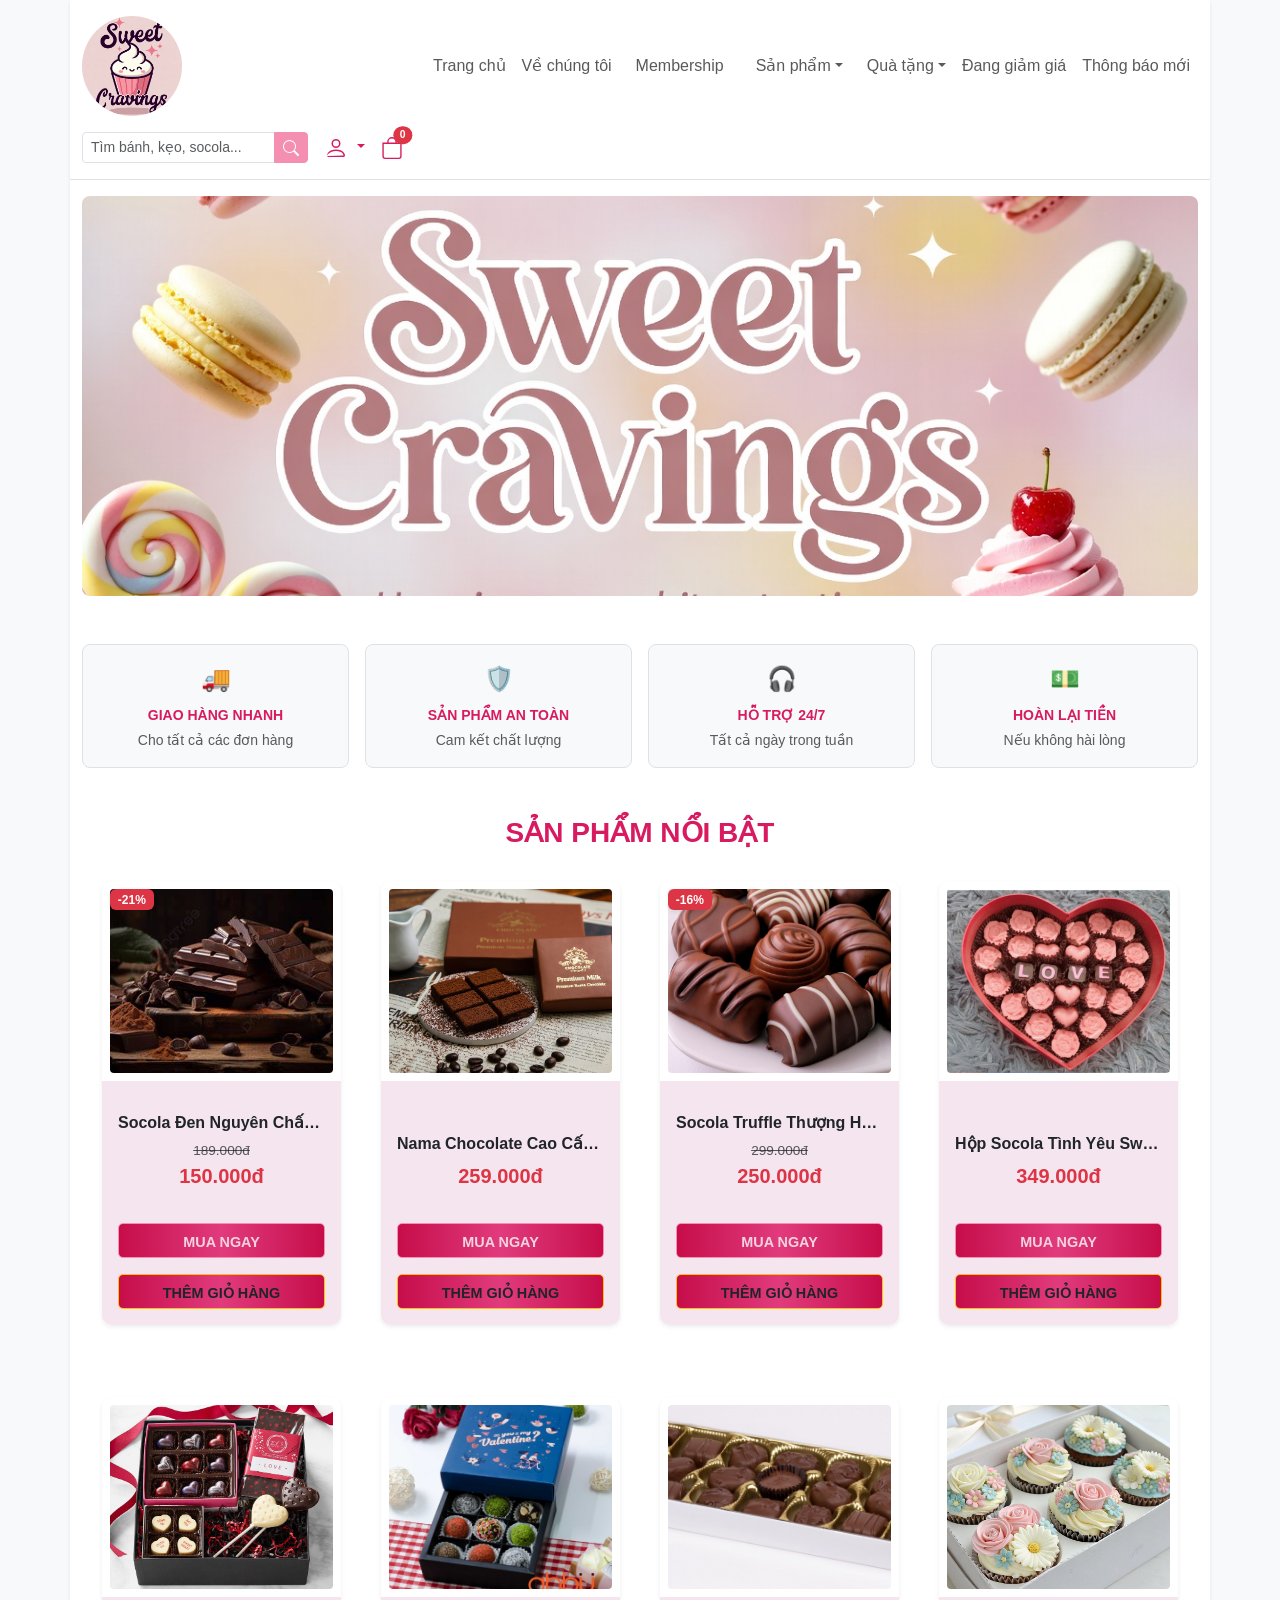
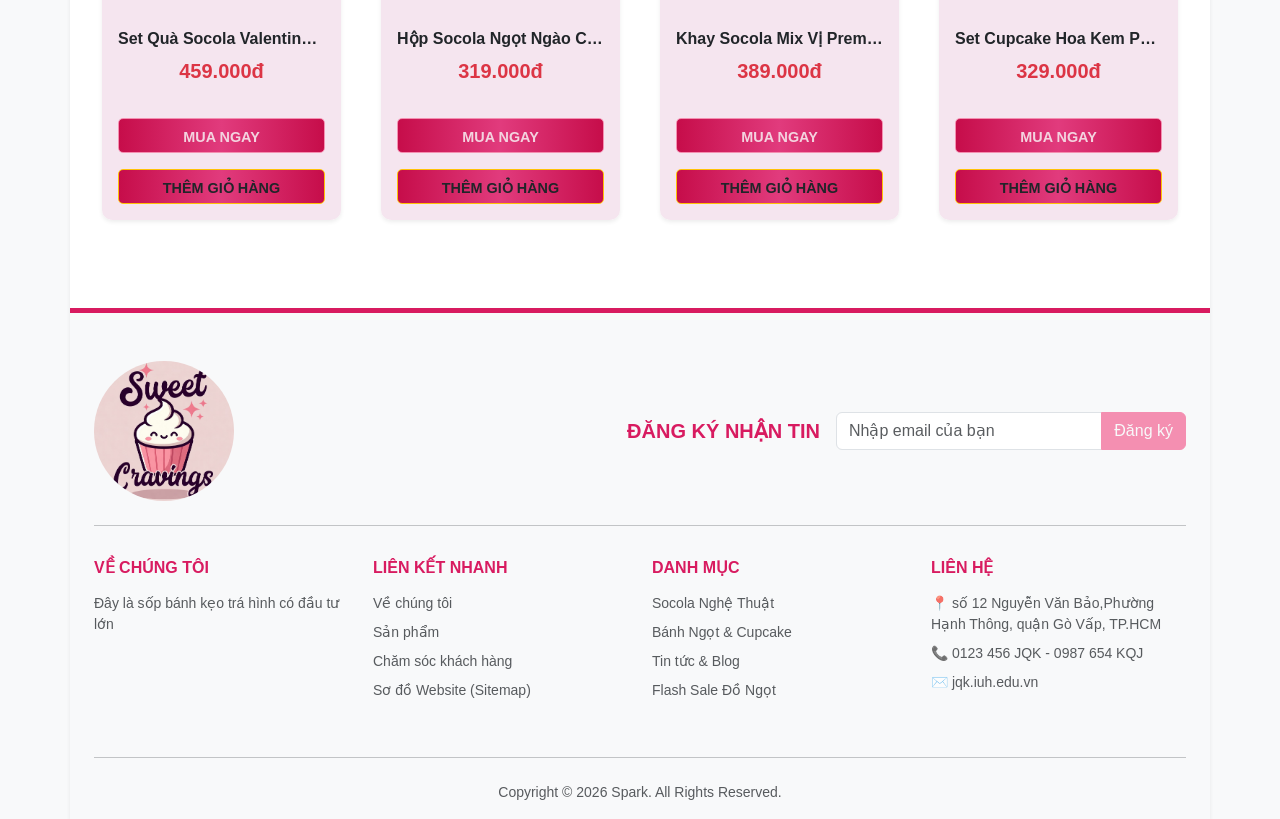
<file: html/index.html>
<!doctype html>
<html lang="vn">
  <head>
    <meta charset="UTF-8" />
    <meta name="viewport" content="width=device-width, initial-scale=1.0" />
    <title>Thế Giới Đồ Ngọt Sweet Cravings</title>
    <link href="../css/bootstrap.min.css" rel="stylesheet" />
    <link href="../css/style.css" rel="stylesheet" />
    <script src="../js/bootstrap.bundle.min.js"></script>
  </head>

  <body class="bg-light">
    <div class="container shadow-sm bg-white p-0">
      <header class="py-3 border-bottom">
        <div
          class="container d-flex align-items-center justify-content-between gap-3 flex-wrap"
        >
          <div class="logo">
            <img
              src="../assets/img/logo.jpg"
              alt="Logo"
              class="img-fluid rounded-circle"
              width="100"
            />
          </div>

          <nav class="navbar navbar-expand-lg p-0">
            <button
              class="navbar-toggler"
              type="button"
              data-bs-toggle="collapse"
              data-bs-target="#navbarNavDropdown"
            >
              <span class="navbar-toggler-icon"></span>
            </button>

            <div class="collapse navbar-collapse" id="navbarNavDropdown">
              <ul class="navbar-nav me-auto mb-2 mb-lg-0 fw-medium">
                <li class="nav-item">
                  <a class="nav-link px-2" href="index.html">Trang chủ</a>
                </li>
                <li class="nav-item">
                  <a class="nav-link px-2" href="about.html">Về chúng tôi</a>
                </li>
                <li class="nav-item">
                  <a class="nav-link px-3" href="members-ship.html"
                    >Membership</a
                  >
                </li>
                <li class="nav-item dropdown">
                  <a
                    class="nav-link dropdown-toggle px-3"
                    href="#"
                    data-bs-toggle="dropdown"
                    >Sản phẩm</a
                  >
                  <ul class="dropdown-menu shadow-sm border-0">
                    <li>
                      <a class="dropdown-item" href="products.html#socola"
                        >Socola các loại</a
                      >
                    </li>

                    <li>
                      <a class="dropdown-item" href="products.html#cake"
                        >Bánh ngọt & Cupcake</a
                      >
                    </li>
                    <li>
                      <a class="dropdown-item" href="products.html#keo"
                        >Kẹo dẻo & Marshmallow</a
                      >
                    </li>
                  </ul>
                </li>
                <li class="nav-item dropdown">
                  <a
                    class="nav-link dropdown-toggle px-2"
                    href="#"
                    data-bs-toggle="dropdown"
                    >Quà tặng</a
                  >
                  <ul class="dropdown-menu shadow-sm border-0">
                    <li>
                      <a class="dropdown-item" href="products.html#hopqua"
                        >Hộp quà Socola</a
                      >
                    </li>
                    <li>
                      <a class="dropdown-item" href="products.html#gioqua"
                        >Giỏ quà Bánh kẹo</a
                      >
                    </li>
                  </ul>
                </li>

                <li class="nav-item">
                  <a class="nav-link px-2" href="products.html#khuyenmai"
                    >Đang giảm giá</a
                  >
                </li>
                <li class="nav-item">
                  <a class="nav-link px-2" href="news.html">Thông báo mới</a>
                </li>
              </ul>
            </div>
          </nav>

          <div class="d-flex align-items-center gap-3">
            <form id="searchForm" class="d-none d-md-block">
              <div class="input-group">
                <input
                  id="search-inp"
                  type="text"
                  class="form-control form-control-sm"
                  placeholder="Tìm bánh, kẹo, socola..."
                />
                <button class="btn btn-danger btn-sm" type="submit">
                  <svg
                    xmlns="http://www.w3.org/2000/svg"
                    width="16"
                    height="16"
                    fill="currentColor"
                    viewBox="0 0 16 16"
                  >
                    <path
                      d="M11.742 10.344a6.5 6.5 0 1 0-1.397 1.398h-.001q.044.06.098.115l3.85 3.85a1 1 0 0 0 1.415-1.414l-3.85-3.85a1 1 0 0 0-.115-.1zM12 6.5a5.5 5.5 0 1 1-11 0 5.5 5.5 0 0 1 11 0z"
                    />
                  </svg>
                </button>
              </div>
            </form>

            <div class="dropdown">
              <a
                class="text-danger dropdown-toggle text-decoration-none"
                href="#"
                data-bs-toggle="dropdown"
              >
                <svg
                  xmlns="http://www.w3.org/2000/svg"
                  width="24"
                  height="24"
                  fill="currentColor"
                  viewBox="0 0 16 16"
                >
                  <path
                    d="M8 8a3 3 0 1 0 0-6 3 3 0 0 0 0 6m2-3a2 2 0 1 1-4 0 2 2 0 0 1 4 0m4 8c0 1-1 1-1 1H3s-1 0-1-1 1-4 6-4 6 3 6 4m-1-.004c-.001-.246-.154-.986-.832-1.664C11.516 10.68 10.289 10 8 10s-3.516.68-4.832 1.664C2.154 12.333 2.001 13.078 2 13.324z"
                  />
                </svg>
              </a>
              <ul class="dropdown-menu dropdown-menu-end shadow-sm border-0">
                <li>
                  <a class="dropdown-item" href="login.html">Đăng nhập</a>
                </li>
                <li>
                  <a class="dropdown-item" href="register.html">Đăng ký</a>
                </li>
              </ul>
            </div>

            <!--  GIỎ HÀNG -->
            <a
              class="text-danger position-relative text-decoration-none"
              href="cart.html"
            >
              <svg
                xmlns="http://www.w3.org/2000/svg"
                width="22"
                height="22"
                fill="currentColor"
                viewBox="0 0 16 16"
              >
                <path
                  d="M8 1a2.5 2.5 0 0 1 2.5 2.5V4h-5v-.5A2.5 2.5 0 0 1 8 1m3.5 3v-.5a3.5 3.5 0 1 0-7 0V4H1v10a2 2 0 0 0 2 2h10a2 2 0 0 0 2-2V4zM2 5h12v9a1 1 0 0 1-1 1H3a1 1 0 0 1-1-1z"
                />
              </svg>
              <span
                id="cart-count"
                class="position-absolute top-0 start-100 translate-middle badge rounded-pill bg-danger"
                style="font-size: 0.65rem"
                >0</span
              >
            </a>
          </div>
        </div>
      </header>

      <!-- ANH EM VIẾT PHẦN CỦA MÌNH TỪ ĐAY XUỐNG NHA BỎ ĐOẠN CODE BÊN DƯỚI ĐI-->
      <!-- CÁC TRANG CÓ LIÊN QUAN ĐẾN TRANG INDEX THÌ VIẾT TỪ ĐÂY XUỐNG  -->
      <!-- CÁC TRANG LIÊN QUAN XÓA TỪ ĐÂY XUỐNG DÒNG 252 (TRÊN PHẦN FOOTER) -->

      <section class="container mt-3">
        <img
          src="../assets/img/banner.jpg"
          class="img-fluid rounded-3 w-100 object-fit-cover"
          style="max-height: 400px"
          alt="Banner hoa"
        />
      </section>

      <div class="container my-5">
        <div class="row g-3">
          <div class="col-md-3 col-6">
            <div
              class="feature-box p-3 border rounded-3 bg-light d-flex flex-column align-items-center text-center h-100"
            >
              <span class="fs-4 mb-2">🚚</span>
              <p class="fw-bold mb-1" style="color: #d81b60; font-size: 14px">
                GIAO HÀNG NHANH
              </p>
              <p class="text-muted small mb-0">Cho tất cả các đơn hàng</p>
            </div>
          </div>
          <div class="col-md-3 col-6">
            <div
              class="feature-box p-3 border rounded-3 bg-light d-flex flex-column align-items-center text-center h-100"
            >
              <span class="fs-4 mb-2">🛡️</span>
              <p class="fw-bold mb-1" style="color: #d81b60; font-size: 14px">
                SẢN PHẨM AN TOÀN
              </p>
              <p class="text-muted small mb-0">Cam kết chất lượng</p>
            </div>
          </div>
          <div class="col-md-3 col-6">
            <div
              class="feature-box p-3 border rounded-3 bg-light d-flex flex-column align-items-center text-center h-100"
            >
              <span class="fs-4 mb-2">🎧</span>
              <p class="fw-bold mb-1" style="color: #d81b60; font-size: 14px">
                HỖ TRỢ 24/7
              </p>
              <p class="text-muted small mb-0">Tất cả ngày trong tuần</p>
            </div>
          </div>
          <div class="col-md-3 col-6">
            <div
              class="feature-box p-3 border rounded-3 bg-light d-flex flex-column align-items-center text-center h-100"
            >
              <span class="fs-4 mb-2">💵</span>
              <p class="fw-bold mb-1" style="color: #d81b60; font-size: 14px">
                HOÀN LẠI TIỀN
              </p>
              <p class="text-muted small mb-0">Nếu không hài lòng</p>
            </div>
          </div>
        </div>
      </div>

      <section class="container mt-5 mb-5 px-4">
        <h3 class="text-center fw-bold mb-4" style="color: #d81b60">
          SẢN PHẨM NỔI BẬT
        </h3>
        <div id="index-products-container" class="row g-4"></div>
      </section>

      <!-- PHẦN FOOTER NÀY NHỮNG TRANG NÀO LẤY GIAO DIỆN TỪ INDEX THÌ ĐỀU PHAỈ GIỮ LẠI -->
      <footer
        class="mt-5 pt-5 pb-3 bg-light"
        style="border-top: solid 5px #d81b60"
      >
        <div class="container px-4">
          <div class="row align-items-center mb-4">
            <div class="col-md-4 text-center text-md-start mb-3 mb-md-0">
              <img
                src="../assets/img/logo.jpg"
                width="140"
                alt="Sweet Cravings Logo"
                class="rounded-circle"
              />
            </div>
            <div class="col-md-8">
              <div
                class="d-flex flex-column flex-md-row align-items-md-center justify-content-md-end gap-3"
              >
                <h5 class="m-0 fw-bold" style="color: #d81b60">
                  ĐĂNG KÝ NHẬN TIN
                </h5>
                <div class="input-group" style="max-width: 350px">
                  <input
                    type="email"
                    class="form-control"
                    placeholder="Nhập email của bạn"
                  />
                  <button class="btn btn-danger text-light">Đăng ký</button>
                </div>
              </div>
            </div>
          </div>

          <hr />

          <div class="row pt-3">
            <div class="col-md-3 mb-4">
              <h6 class="fw-bold mb-3" style="color: #d81b60">VỀ CHÚNG TÔI</h6>
              <p class="small text-muted">
                Đây là sốp bánh kẹo trá hình có đầu tư lớn
              </p>
            </div>

            <div class="col-md-3 mb-4">
              <h6 class="fw-bold mb-3" style="color: #d81b60">
                LIÊN KẾT NHANH
              </h6>
              <ul class="list-unstyled small custom-link-list">
                <li class="mb-2">
                  <a href="about.html" class="text-decoration-none text-muted"
                    >Về chúng tôi</a
                  >
                </li>
                <li class="mb-2">
                  <a
                    href="products.html"
                    class="text-decoration-none text-muted"
                    >Sản phẩm</a
                  >
                </li>
                <li class="mb-2">
                  <a
                    href="#"
                    data-bs-toggle="modal"
                    data-bs-target="#rickRollModal"
                    class="text-decoration-none text-muted"
                    >Chăm sóc khách hàng</a
                  >
                </li>
                <li class="mb-2">
                  <a href="sitemap.html" class="text-decoration-none text-muted"
                    >Sơ đồ Website (Sitemap)</a
                  >
                </li>
              </ul>
            </div>

            <div class="col-md-3 mb-4">
              <h6 class="fw-bold mb-3" style="color: #d81b60">DANH MỤC</h6>
              <ul class="list-unstyled small custom-link-list">
                <li class="mb-2">
                  <a
                    href="products.html#socola"
                    class="text-decoration-none text-muted"
                    >Socola Nghệ Thuật</a
                  >
                </li>
                <li class="mb-2">
                  <a
                    href="products.html#cake"
                    class="text-decoration-none text-muted"
                    >Bánh Ngọt & Cupcake</a
                  >
                </li>
                <li class="mb-2">
                  <a href="news.html" class="text-decoration-none text-muted"
                    >Tin tức & Blog</a
                  >
                </li>
                <li class="mb-2">
                  <a
                    href="products.html#khuyenmai"
                    class="text-decoration-none text-muted"
                    >Flash Sale Đồ Ngọt</a
                  >
                </li>
              </ul>
            </div>

            <div class="col-md-3 mb-4 small text-muted">
              <h6 class="fw-bold mb-3" style="color: #d81b60">LIÊN HỆ</h6>
              <p class="mb-2">
                📍 số 12 Nguyễn Văn Bảo,Phường Hạnh Thông, quận Gò Vấp, TP.HCM
              </p>
              <p class="mb-2">📞 0123 456 JQK - 0987 654 KQJ</p>
              <p class="mb-2">✉️ jqk.iuh.edu.vn</p>
            </div>
          </div>

          <hr />

          <div class="text-center small text-muted pt-2">
            <p class="mb-0">Copyright © 2026 Spark. All Rights Reserved.</p>
          </div>
        </div>
      </footer>
    </div>

    <!-- chăm sóc khách hàng -->
    <div class="modal fade" id="rickRollModal" tabindex="-1" aria-hidden="true">
      <div class="modal-dialog modal-dialog-centered">
        <div class="modal-content border-danger" style="border-width: 3px">
          <div class="modal-header">
            <h5 class="modal-title fw-bold text-danger">
              📢 THÔNG BÁO TỪ TỔNG ĐÀI
            </h5>
            <button
              type="button"
              class="btn-close"
              data-bs-dismiss="modal"
              aria-label="Close"
            ></button>
          </div>
          <div class="modal-body text-center p-4">
            <img
              src="../assets/img/customerservice.png"
              class="img-fluid rounded shadow-sm mb-3"
              alt="Please wait"
            />

            <h5 class="fw-bold text-secondary">Hệ thống đang bận...</h5>
            <p class="text-muted small">
              Vui lòng chờ trong khi chuyên viên của chúng tôi đang đi mua bánh
              kẹo. Xin cảm ơn!
            </p>

            <div class="progress mt-3" style="height: 10px">
              <div
                class="progress-bar progress-bar-striped progress-bar-animated bg-info"
                role="progressbar"
                style="width: 99%"
              ></div>
            </div>
            <small class="text-muted mt-2 d-block">Đang tải... 99%</small>
          </div>
          <div class="modal-footer">
            <button
              type="button"
              class="btn btn-danger text-white w-100"
              data-bs-dismiss="modal"
            >
              Đã hiểu
            </button>
          </div>
        </div>
      </div>
    </div>
    <script src="../js/data.js"></script>
    <script src="../js/main.js"></script>
    <script src="../js/products.js"></script>
  </body>
</html>
</file>
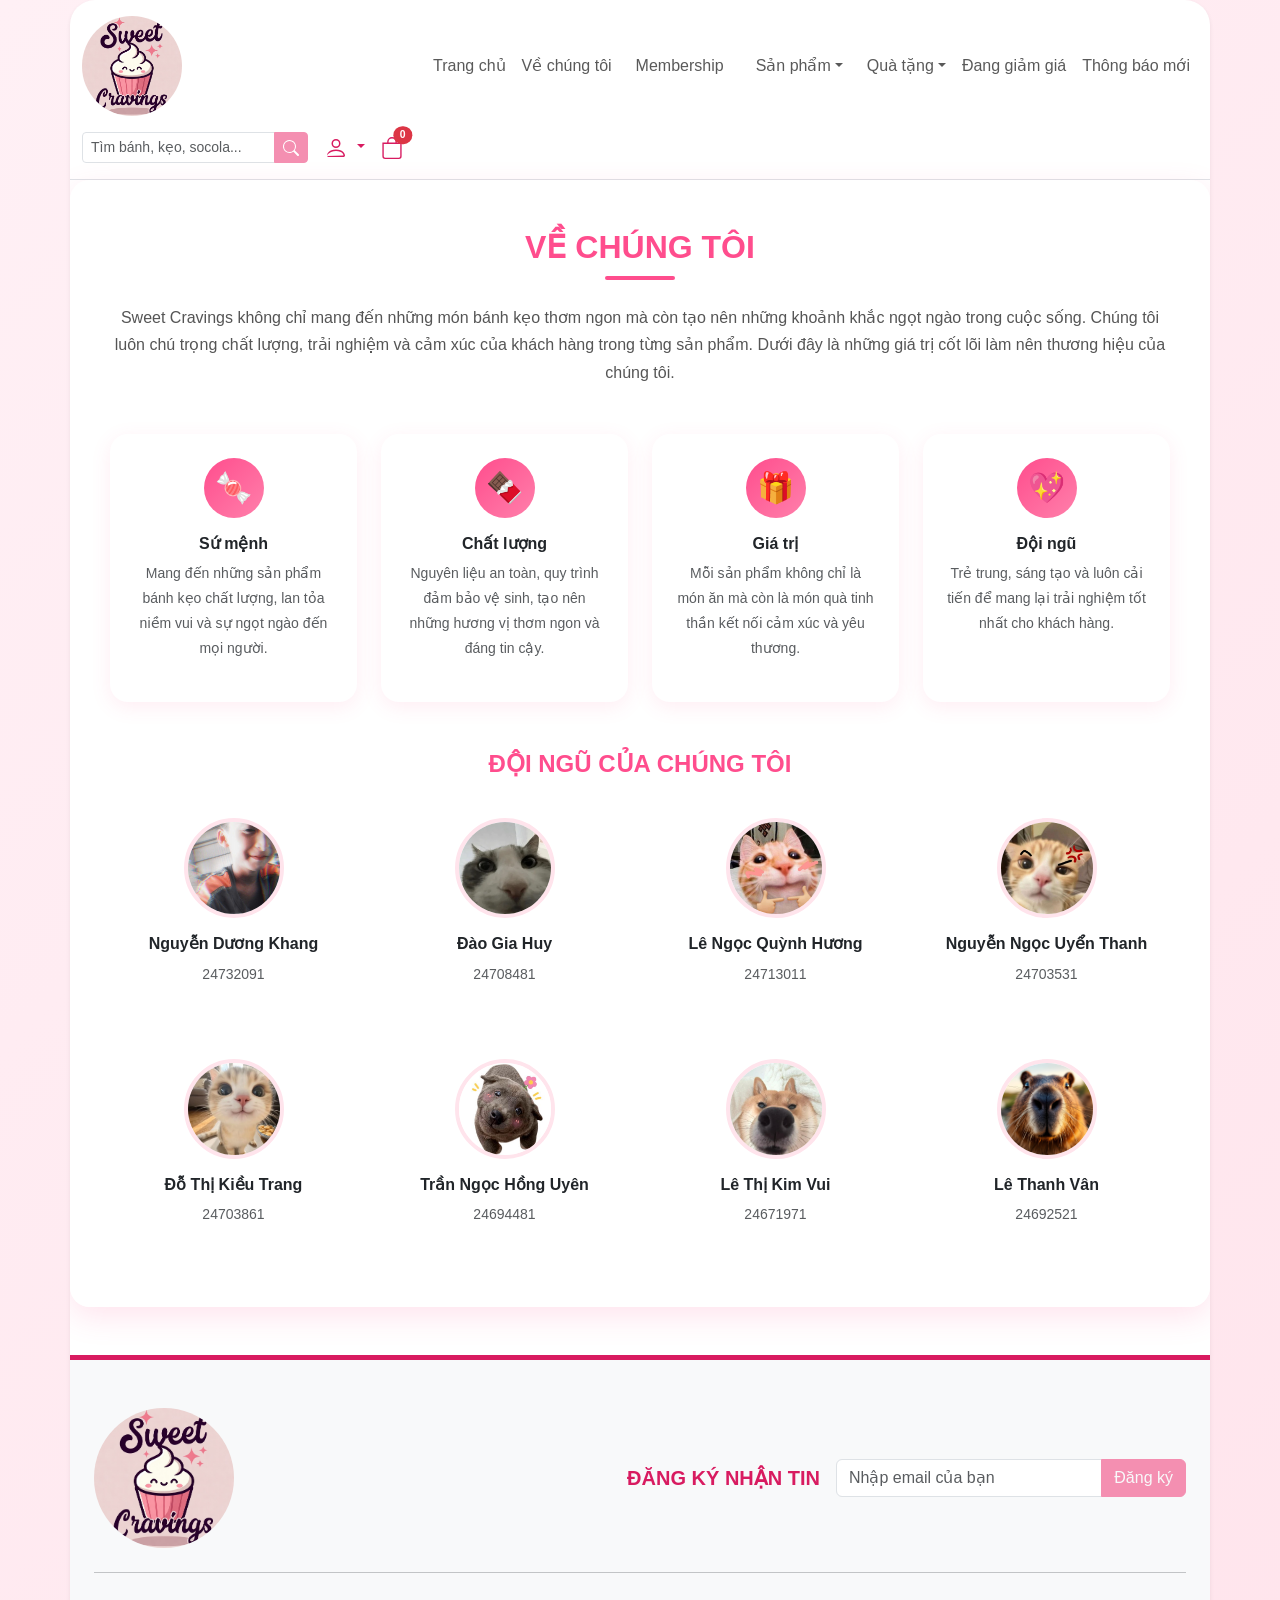
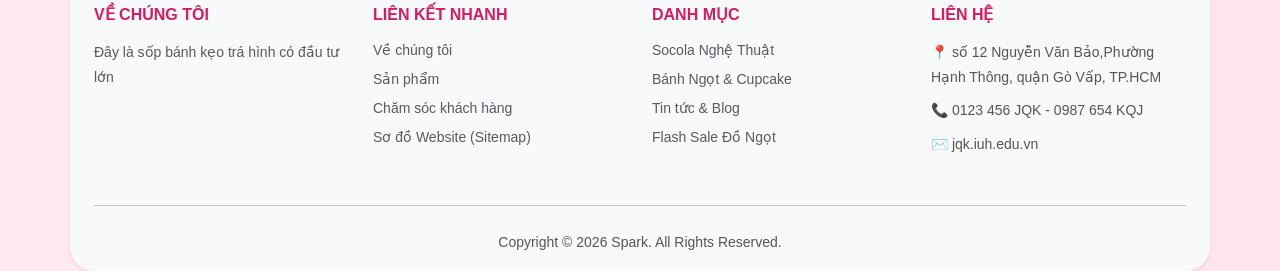
<file: html/about.html>
<!doctype html>
<html lang="vn">
  <head>
    <meta charset="UTF-8" />
    <meta name="viewport" content="width=device-width, initial-scale=1.0" />
    <title>Thế Giới Đồ Ngọt Sweet Cravings</title>
    <link href="../css/bootstrap.min.css" rel="stylesheet" />
    <link href="../css/style.css" rel="stylesheet" />
    <script src="../js/bootstrap.bundle.min.js"></script>
  </head>

  <body class="bg-light about-page">
    <div class="container shadow-sm bg-white p-0">
      <header class="py-3 border-bottom">
        <div
          class="container d-flex align-items-center justify-content-between gap-3 flex-wrap"
        >
          <div class="logo">
            <img
              src="../assets/img/logo.jpg"
              alt="Logo"
              class="img-fluid rounded-circle"
              width="100"
            />
          </div>

          <nav class="navbar navbar-expand-lg p-0">
            <button
              class="navbar-toggler"
              type="button"
              data-bs-toggle="collapse"
              data-bs-target="#navbarNavDropdown"
            >
              <span class="navbar-toggler-icon"></span>
            </button>

            <div class="collapse navbar-collapse" id="navbarNavDropdown">
              <ul class="navbar-nav me-auto mb-2 mb-lg-0 fw-medium">
                <li class="nav-item">
                  <a class="nav-link px-2" href="index.html">Trang chủ</a>
                </li>
                <li class="nav-item">
                  <a class="nav-link px-2" href="about.html">Về chúng tôi</a>
                </li>
                <li class="nav-item">
                  <a class="nav-link px-3" href="members-ship.html"
                    >Membership</a
                  >
                </li>
                <li class="nav-item dropdown">
                  <a
                    class="nav-link dropdown-toggle px-3"
                    href="#"
                    data-bs-toggle="dropdown"
                    >Sản phẩm</a
                  >
                  <ul class="dropdown-menu shadow-sm border-0">
                    <li>
                      <a class="dropdown-item" href="products.html#socola"
                        >Socola các loại</a
                      >
                    </li>

                    <li>
                      <a class="dropdown-item" href="products.html#cake"
                        >Bánh ngọt & Cupcake</a
                      >
                    </li>
                    <li>
                      <a class="dropdown-item" href="products.html#keo"
                        >Kẹo dẻo & Marshmallow</a
                      >
                    </li>
                  </ul>
                </li>
                <li class="nav-item dropdown">
                  <a
                    class="nav-link dropdown-toggle px-2"
                    href="#"
                    data-bs-toggle="dropdown"
                    >Quà tặng</a
                  >
                  <ul class="dropdown-menu shadow-sm border-0">
                    <li>
                      <a class="dropdown-item" href="products.html#hopqua"
                        >Hộp quà Socola</a
                      >
                    </li>
                    <li>
                      <a class="dropdown-item" href="products.html#gioqua"
                        >Giỏ quà Bánh kẹo</a
                      >
                    </li>
                  </ul>
                </li>

                <li class="nav-item">
                  <a class="nav-link px-2" href="products.html#khuyenmai"
                    >Đang giảm giá</a
                  >
                </li>
                <li class="nav-item">
                  <a class="nav-link px-2" href="news.html">Thông báo mới</a>
                </li>
              </ul>
            </div>
          </nav>

          <div class="d-flex align-items-center gap-3">
            <form id="searchForm" class="d-none d-md-block">
              <div class="input-group">
                <input
                  id="search-inp"
                  type="text"
                  class="form-control form-control-sm"
                  placeholder="Tìm bánh, kẹo, socola..."
                />
                <button class="btn btn-danger btn-sm" type="submit">
                  <svg
                    xmlns="http://www.w3.org/2000/svg"
                    width="16"
                    height="16"
                    fill="currentColor"
                    viewBox="0 0 16 16"
                  >
                    <path
                      d="M11.742 10.344a6.5 6.5 0 1 0-1.397 1.398h-.001q.044.06.098.115l3.85 3.85a1 1 0 0 0 1.415-1.414l-3.85-3.85a1 1 0 0 0-.115-.1zM12 6.5a5.5 5.5 0 1 1-11 0 5.5 5.5 0 0 1 11 0z"
                    />
                  </svg>
                </button>
              </div>
            </form>

            <div class="dropdown">
              <a
                class="text-danger dropdown-toggle text-decoration-none"
                href="#"
                data-bs-toggle="dropdown"
              >
                <svg
                  xmlns="http://www.w3.org/2000/svg"
                  width="24"
                  height="24"
                  fill="currentColor"
                  viewBox="0 0 16 16"
                >
                  <path
                    d="M8 8a3 3 0 1 0 0-6 3 3 0 0 0 0 6m2-3a2 2 0 1 1-4 0 2 2 0 0 1 4 0m4 8c0 1-1 1-1 1H3s-1 0-1-1 1-4 6-4 6 3 6 4m-1-.004c-.001-.246-.154-.986-.832-1.664C11.516 10.68 10.289 10 8 10s-3.516.68-4.832 1.664C2.154 12.333 2.001 13.078 2 13.324z"
                  />
                </svg>
              </a>
              <ul class="dropdown-menu dropdown-menu-end shadow-sm border-0">
                <li>
                  <a class="dropdown-item" href="login.html">Đăng nhập</a>
                </li>
                <li>
                  <a class="dropdown-item" href="register.html">Đăng ký</a>
                </li>
              </ul>
            </div>

            <!--  GIỎ HÀNG -->
            <a
              class="text-danger position-relative text-decoration-none"
              href="cart.html"
            >
              <svg
                xmlns="http://www.w3.org/2000/svg"
                width="22"
                height="22"
                fill="currentColor"
                viewBox="0 0 16 16"
              >
                <path
                  d="M8 1a2.5 2.5 0 0 1 2.5 2.5V4h-5v-.5A2.5 2.5 0 0 1 8 1m3.5 3v-.5a3.5 3.5 0 1 0-7 0V4H1v10a2 2 0 0 0 2 2h10a2 2 0 0 0 2-2V4zM2 5h12v9a1 1 0 0 1-1 1H3a1 1 0 0 1-1-1z"
                />
              </svg>
              <span
                id="cart-count"
                class="position-absolute top-0 start-100 translate-middle badge rounded-pill bg-danger"
                style="font-size: 0.65rem"
                >0</span
              >
            </a>
          </div>
        </div>
      </header>

      <!-- ===== ABOUT ===== -->
      <section class="container py-5 about-section">
        <h2 class="text-center fw-bold mb-4">VỀ CHÚNG TÔI</h2>

        <p class="text-center mb-5" style="color: #555; line-height: 1.7">
          Sweet Cravings không chỉ mang đến những món bánh kẹo thơm ngon mà còn
          tạo nên những khoảnh khắc ngọt ngào trong cuộc sống. Chúng tôi luôn
          chú trọng chất lượng, trải nghiệm và cảm xúc của khách hàng trong từng
          sản phẩm. Dưới đây là những giá trị cốt lõi làm nên thương hiệu của
          chúng tôi.
        </p>

        <div class="row g-4 mb-5">
          <div class="col-md-6 col-lg-3">
            <div class="about-box text-center p-4 h-100">
              <div class="about-icon mb-3">🍬</div>
              <h6 class="fw-bold mb-2">Sứ mệnh</h6>
              <p class="small text-muted">
                Mang đến những sản phẩm bánh kẹo chất lượng, lan tỏa niềm vui và
                sự ngọt ngào đến mọi người.
              </p>
            </div>
          </div>

          <div class="col-md-6 col-lg-3">
            <div class="about-box text-center p-4 h-100">
              <div class="about-icon mb-3">🍫</div>
              <h6 class="fw-bold mb-2">Chất lượng</h6>
              <p class="small text-muted">
                Nguyên liệu an toàn, quy trình đảm bảo vệ sinh, tạo nên những
                hương vị thơm ngon và đáng tin cậy.
              </p>
            </div>
          </div>

          <div class="col-md-6 col-lg-3">
            <div class="about-box text-center p-4 h-100">
              <div class="about-icon mb-3">🎁</div>
              <h6 class="fw-bold mb-2">Giá trị</h6>
              <p class="small text-muted">
                Mỗi sản phẩm không chỉ là món ăn mà còn là món quà tinh thần kết
                nối cảm xúc và yêu thương.
              </p>
            </div>
          </div>

          <div class="col-md-6 col-lg-3">
            <div class="about-box text-center p-4 h-100">
              <div class="about-icon mb-3">💖</div>
              <h6 class="fw-bold mb-2">Đội ngũ</h6>
              <p class="small text-muted">
                Trẻ trung, sáng tạo và luôn cải tiến để mang lại trải nghiệm tốt
                nhất cho khách hàng.
              </p>
            </div>
          </div>
        </div>

        <!-- TEAM -->
        <h4 class="text-center fw-bold mb-4">ĐỘI NGŨ CỦA CHÚNG TÔI</h4>

        <div class="row g-4">
          <!-- MEMBER -->
          <div class="col-md-3 col-6">
            <div class="card text-center border-0 p-3 h-100 team-card">
              <img
                src="../assets/img/avatar/trumne.jpg"
                class="rounded-circle mx-auto mb-3"
                width="100"
                height="100"
                style="object-fit: cover"
              />
              <h6 class="fw-bold">Nguyễn Dương Khang</h6>
              <p class="text-muted small">24732091</p>
            </div>
          </div>

          <div class="col-md-3 col-6">
            <div class="card text-center border-0 p-3 h-100 team-card">
              <img
                src="../assets/img/avatar/catbkla.png.webp"
                class="rounded-circle mx-auto mb-3"
                width="100"
                height="100"
                style="object-fit: cover"
              />
              <h6 class="fw-bold">Đào Gia Huy</h6>
              <p class="text-muted small">24708481</p>
            </div>
          </div>

          <div class="col-md-3 col-6">
            <div class="card text-center border-0 p-3 h-100 team-card">
              <img
                src="../assets/img/avatar/eto.jpg"
                class="rounded-circle mx-auto mb-3"
                width="100"
                height="100"
                style="object-fit: cover"
              />
              <h6 class="fw-bold">Lê Ngọc Quỳnh Hương</h6>
              <p class="text-muted small">24713011</p>
            </div>
          </div>

          <div class="col-md-3 col-6">
            <div class="card text-center border-0 p-3 h-100 team-card">
              <img
                src="../assets/img/avatar/tuk.jpg"
                class="rounded-circle mx-auto mb-3"
                width="100"
                height="100"
                style="object-fit: cover"
              />
              <h6 class="fw-bold">Nguyễn Ngọc Uyển Thanh</h6>
              <p class="text-muted small">24703531</p>
            </div>
          </div>

          <div class="col-md-3 col-6">
            <div class="card text-center border-0 p-3 h-100 team-card">
              <img
                src="../assets/img/avatar/catcat.jpg"
                class="rounded-circle mx-auto mb-3"
                width="100"
                height="100"
                style="object-fit: cover"
              />
              <h6 class="fw-bold">Đỗ Thị Kiều Trang</h6>
              <p class="text-muted small">24703861</p>
            </div>
          </div>

          <div class="col-md-3 col-6">
            <div class="card text-center border-0 p-3 h-100 team-card">
              <img
                src="../assets/img/avatar/dui.jpg"
                class="rounded-circle mx-auto mb-3"
                width="100"
                height="100"
                style="object-fit: cover"
              />
              <h6 class="fw-bold">Trần Ngọc Hồng Uyên</h6>
              <p class="text-muted small">24694481</p>
            </div>
          </div>

          <div class="col-md-3 col-6">
            <div class="card text-center border-0 p-3 h-100 team-card">
              <img
                src="../assets/img/avatar/meme-Shiba-36.jpg"
                class="rounded-circle mx-auto mb-3"
                width="100"
                height="100"
                style="object-fit: cover"
              />
              <h6 class="fw-bold">Lê Thị Kim Vui</h6>
              <p class="text-muted small">24671971</p>
            </div>
          </div>

          <div class="col-md-3 col-6">
            <div class="card text-center border-0 p-3 h-100 team-card">
              <img
                src="../assets/img/avatar/capyyyyy.jpg"
                class="rounded-circle mx-auto mb-3"
                width="100"
                height="100"
                style="object-fit: cover"
              />
              <h6 class="fw-bold">Lê Thanh Vân</h6>
              <p class="text-muted small">24692521</p>
            </div>
          </div>
        </div>
      </section>

      <footer
        class="mt-5 pt-5 pb-3 bg-light"
        style="border-top: solid 5px #d81b60"
      >
        <div class="container px-4">
          <div class="row align-items-center mb-4">
            <div class="col-md-4 text-center text-md-start mb-3 mb-md-0">
              <img
                src="../assets/img/logo.jpg"
                width="140"
                alt="Sweet Cravings Logo"
                class="rounded-circle"
              />
            </div>
            <div class="col-md-8">
              <div
                class="d-flex flex-column flex-md-row align-items-md-center justify-content-md-end gap-3"
              >
                <h5 class="m-0 fw-bold" style="color: #d81b60">
                  ĐĂNG KÝ NHẬN TIN
                </h5>
                <div class="input-group" style="max-width: 350px">
                  <input
                    type="email"
                    class="form-control"
                    placeholder="Nhập email của bạn"
                  />
                  <button class="btn btn-danger text-light">Đăng ký</button>
                </div>
              </div>
            </div>
          </div>

          <hr />

          <div class="row pt-3">
            <div class="col-md-3 mb-4">
              <h6 class="fw-bold mb-3" style="color: #d81b60">VỀ CHÚNG TÔI</h6>
              <p class="small text-muted">
                Đây là sốp bánh kẹo trá hình có đầu tư lớn
              </p>
            </div>

            <div class="col-md-3 mb-4">
              <h6 class="fw-bold mb-3" style="color: #d81b60">
                LIÊN KẾT NHANH
              </h6>
              <ul class="list-unstyled small custom-link-list">
                <li class="mb-2">
                  <a href="about.html" class="text-decoration-none text-muted"
                    >Về chúng tôi</a
                  >
                </li>
                <li class="mb-2">
                  <a
                    href="products.html"
                    class="text-decoration-none text-muted"
                    >Sản phẩm</a
                  >
                </li>
                <li class="mb-2">
                  <a
                    href="#"
                    data-bs-toggle="modal"
                    data-bs-target="#rickRollModal"
                    class="text-decoration-none text-muted"
                    >Chăm sóc khách hàng</a
                  >
                </li>
                <li class="mb-2">
                  <a href="sitemap.html" class="text-decoration-none text-muted"
                    >Sơ đồ Website (Sitemap)</a
                  >
                </li>
              </ul>
            </div>

            <div class="col-md-3 mb-4">
              <h6 class="fw-bold mb-3" style="color: #d81b60">DANH MỤC</h6>
              <ul class="list-unstyled small custom-link-list">
                <li class="mb-2">
                  <a
                    href="products.html#socola"
                    class="text-decoration-none text-muted"
                    >Socola Nghệ Thuật</a
                  >
                </li>
                <li class="mb-2">
                  <a
                    href="products.html#cake"
                    class="text-decoration-none text-muted"
                    >Bánh Ngọt & Cupcake</a
                  >
                </li>
                <li class="mb-2">
                  <a href="news.html" class="text-decoration-none text-muted"
                    >Tin tức & Blog</a
                  >
                </li>
                <li class="mb-2">
                  <a
                    href="products.html#khuyenmai"
                    class="text-decoration-none text-muted"
                    >Flash Sale Đồ Ngọt</a
                  >
                </li>
              </ul>
            </div>

            <div class="col-md-3 mb-4 small text-muted">
              <h6 class="fw-bold mb-3" style="color: #d81b60">LIÊN HỆ</h6>
              <p class="mb-2">
                📍 số 12 Nguyễn Văn Bảo,Phường Hạnh Thông, quận Gò Vấp, TP.HCM
              </p>
              <p class="mb-2">📞 0123 456 JQK - 0987 654 KQJ</p>
              <p class="mb-2">✉️ jqk.iuh.edu.vn</p>
            </div>
          </div>

          <hr />

          <div class="text-center small text-muted pt-2">
            <p class="mb-0">Copyright © 2026 Spark. All Rights Reserved.</p>
          </div>
        </div>
      </footer>
    </div>
    <!-- chăm sóc khách hàng -->
    <div class="modal fade" id="rickRollModal" tabindex="-1" aria-hidden="true">
      <div class="modal-dialog modal-dialog-centered">
        <div class="modal-content border-danger" style="border-width: 3px">
          <div class="modal-header">
            <h5 class="modal-title fw-bold text-danger">
              📢 THÔNG BÁO TỪ TỔNG ĐÀI
            </h5>
            <button
              type="button"
              class="btn-close"
              data-bs-dismiss="modal"
              aria-label="Close"
            ></button>
          </div>
          <div class="modal-body text-center p-4">
            <img
              src="../assets/img/customerservice.png"
              class="img-fluid rounded shadow-sm mb-3"
              alt="Please wait"
            />

            <h5 class="fw-bold text-secondary">Hệ thống đang bận...</h5>
            <p class="text-muted small">
              Vui lòng chờ trong khi chuyên viên của chúng tôi đang đi mua bánh
              kẹo. Xin cảm ơn!
            </p>

            <div class="progress mt-3" style="height: 10px">
              <div
                class="progress-bar progress-bar-striped progress-bar-animated bg-info"
                role="progressbar"
                style="width: 99%"
              ></div>
            </div>
            <small class="text-muted mt-2 d-block">Đang tải... 99%</small>
          </div>
          <div class="modal-footer">
            <button
              type="button"
              class="btn btn-danger text-white w-100"
              data-bs-dismiss="modal"
            >
              Đã hiểu
            </button>
          </div>
        </div>
      </div>
    </div>
    <script src="../js/main.js"></script>
  </body>
</html>
</file>
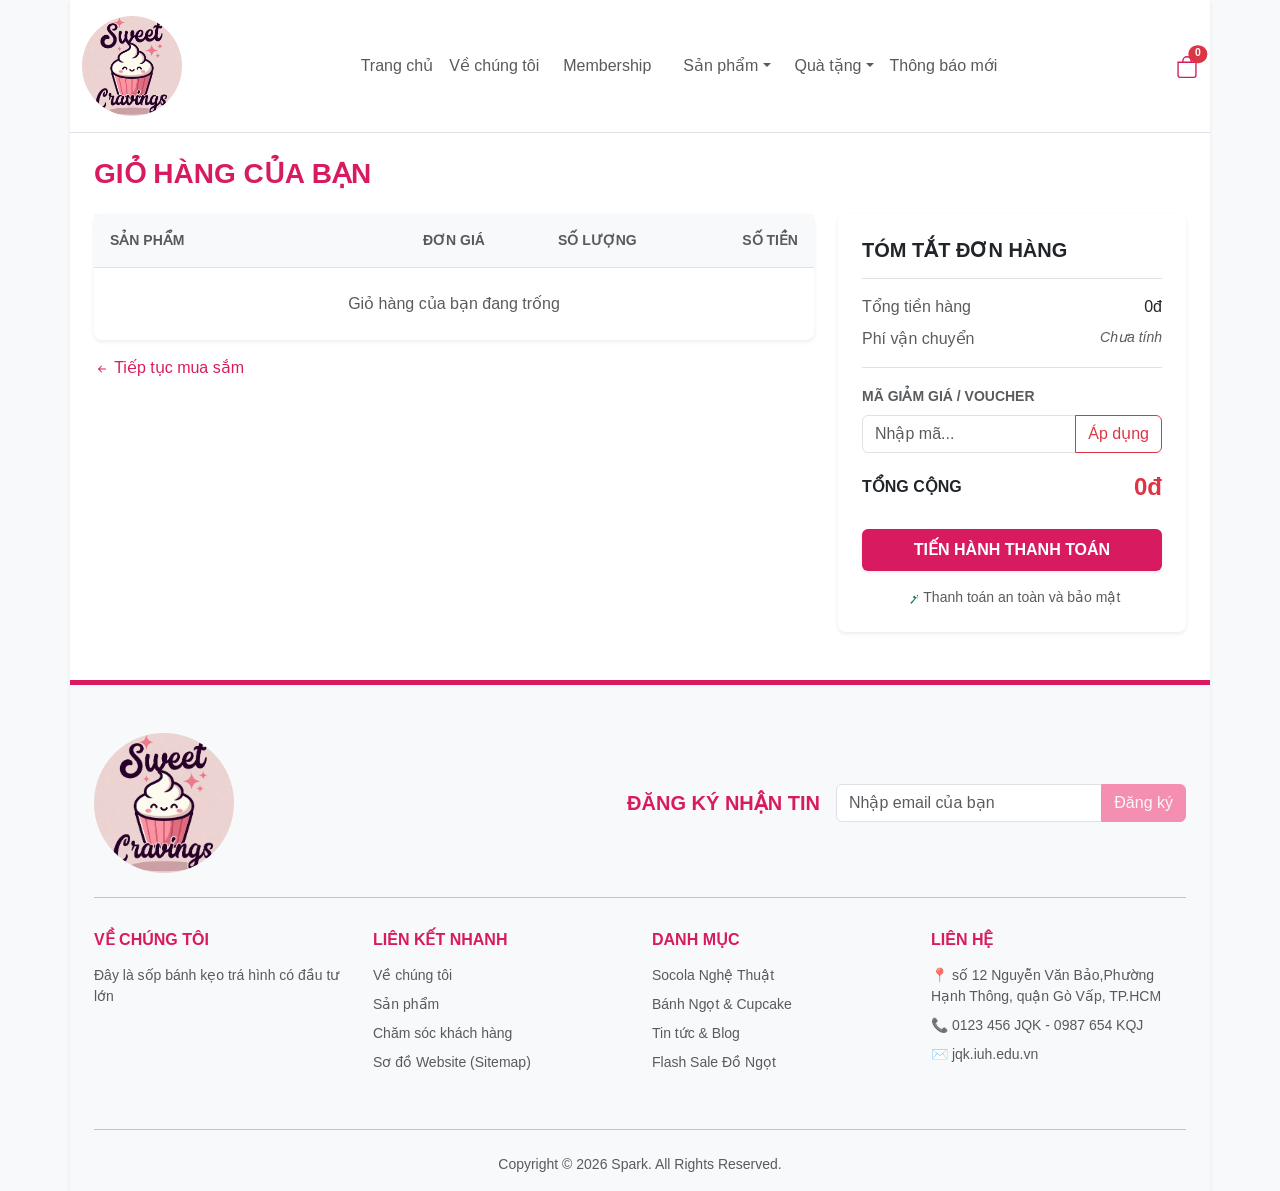
<file: html/cart.html>
<!doctype html>
<html lang="vn">
  <head>
    <meta charset="UTF-8" />
    <meta name="viewport" content="width=device-width, initial-scale=1.0" />
    <title>Giỏ Hàng - Sweet Cravings</title>
    <link href="../css/bootstrap.min.css" rel="stylesheet" />
    <link href="../css/style.css" rel="stylesheet" />
    <script src="../js/bootstrap.bundle.min.js"></script>
  </head>

  <body class="bg-light">
    <div class="container shadow-sm bg-white p-0">
      <header class="py-3 border-bottom">
        <div
          class="container d-flex align-items-center justify-content-between gap-3 flex-wrap"
        >
          <div class="logo">
            <img
              src="../assets/img/logo.jpg"
              alt="Logo"
              class="img-fluid rounded-circle"
              width="100"
            />
          </div>

          <nav class="navbar navbar-expand-lg p-0">
            <button
              class="navbar-toggler"
              type="button"
              data-bs-toggle="collapse"
              data-bs-target="#navbarNavDropdown"
            >
              <span class="navbar-toggler-icon"></span>
            </button>

            <div class="collapse navbar-collapse" id="navbarNavDropdown">
              <ul class="navbar-nav me-auto mb-2 mb-lg-0 fw-medium">
                <li class="nav-item">
                  <a class="nav-link px-2" href="index.html">Trang chủ</a>
                </li>
                <li class="nav-item">
                  <a class="nav-link px-2" href="about.html">Về chúng tôi</a>
                </li>
                <li class="nav-item">
                  <a class="nav-link px-3" href="members-ship.html"
                    >Membership</a
                  >
                </li>
                <li class="nav-item dropdown">
                  <a
                    class="nav-link dropdown-toggle px-3"
                    href="#"
                    data-bs-toggle="dropdown"
                    >Sản phẩm</a
                  >
                  <ul class="dropdown-menu shadow-sm border-0">
                    <li>
                      <a class="dropdown-item" href="products.html#socola"
                        >Socola các loại</a
                      >
                    </li>
                    <li>
                      <a class="dropdown-item" href="products.html#cake"
                        >Bánh ngọt & Cupcake</a
                      >
                    </li>
                    <li>
                      <a class="dropdown-item" href="products.html#keo"
                        >Kẹo dẻo & Marshmallow</a
                      >
                    </li>
                  </ul>
                </li>
                <li class="nav-item dropdown">
                  <a
                    class="nav-link dropdown-toggle px-2"
                    href="#"
                    data-bs-toggle="dropdown"
                    >Quà tặng</a
                  >
                  <ul class="dropdown-menu shadow-sm border-0">
                    <li>
                      <a class="dropdown-item" href="products.html#hopqua"
                        >Hộp quà Socola</a
                      >
                    </li>
                    <li>
                      <a class="dropdown-item" href="products.html#gioqua"
                        >Giỏ quà Bánh kẹo</a
                      >
                    </li>
                  </ul>
                </li>
                <li class="nav-item">
                  <a class="nav-link px-2" href="news.html">Thông báo mới</a>
                </li>
              </ul>
            </div>
          </nav>

          <div class="d-flex align-items-center gap-3">
            <a
              class="text-danger position-relative text-decoration-none"
              href="cart.html"
            >
              <svg
                xmlns="http://www.w3.org/2000/svg"
                width="22"
                height="22"
                fill="currentColor"
                viewBox="0 0 16 16"
              >
                <path
                  d="M8 1a2.5 2.5 0 0 1 2.5 2.5V4h-5v-.5A2.5 2.5 0 0 1 8 1m3.5 3v-.5a3.5 3.5 0 1 0-7 0V4H1v10a2 2 0 0 0 2 2h10a2 2 0 0 0 2-2V4zM2 5h12v9a1 1 0 0 1-1 1H3a1 1 0 0 1-1-1z"
                />
              </svg>
              <span
                id="cart-count"
                class="position-absolute top-0 start-100 translate-middle badge rounded-pill bg-danger"
                style="font-size: 0.65rem"
                >0</span
              >
            </a>
          </div>
        </div>
      </header>

      <section class="container mt-4 mb-5 px-4">
        <h3 class="fw-bold mb-4" style="color: #d81b60">GIỎ HÀNG CỦA BẠN</h3>

        <div class="row g-4">
          <div class="col-lg-8">
            <div class="card border-0 shadow-sm rounded-3">
              <div class="card-body p-0">
                <div
                  class="d-none d-md-flex text-muted small bg-light p-3 fw-bold border-bottom"
                >
                  <div class="col-5">SẢN PHẨM</div>
                  <div class="col-2 text-center">ĐƠN GIÁ</div>
                  <div class="col-3 text-center">SỐ LƯỢNG</div>
                  <div class="col-2 text-end">SỐ TIỀN</div>
                </div>

                <div id="cart-items-container"></div>
              </div>
            </div>

            <div class="mt-3">
              <a
                href="products.html"
                class="text-decoration-none"
                style="color: #d81b60"
              >
                <svg
                  xmlns="http://www.w3.org/2000/svg"
                  width="16"
                  height="16"
                  fill="currentColor"
                  viewBox="0 0 16 16"
                >
                  <path
                    fill-rule="evenodd"
                    d="M12 8a.5.5 0 0 1-.5.5H5.707l2.147 2.146a.5.5 0 0 1-.708.708l-3-3a.5.5 0 0 1 0-.708l3-3a.5.5 0 1 1 .708.708L5.707 7.5H11.5a.5.5 0 0 1 .5.5z"
                  />
                </svg>
                Tiếp tục mua sắm
              </a>
            </div>
          </div>

          <div class="col-lg-4">
            <div class="card border-0 shadow-sm rounded-3 p-4">
              <h5 class="fw-bold border-bottom pb-3 mb-3">TÓM TẮT ĐƠN HÀNG</h5>

              <div class="d-flex justify-content-between mb-2">
                <span class="text-muted">Tổng tiền hàng</span>
                <span id="subtotal" class="fw-medium">0đ</span>
              </div>
              <div
                class="d-flex justify-content-between mb-3 border-bottom pb-3"
              >
                <span class="text-muted">Phí vận chuyển</span>
                <span class="text-muted fst-italic small">Chưa tính</span>
              </div>

              <div class="mb-3">
                <label class="form-label small fw-bold text-muted"
                  >MÃ GIẢM GIÁ / VOUCHER</label
                >
                <div class="input-group">
                  <input
                    type="text"
                    class="form-control"
                    placeholder="Nhập mã..."
                  />
                  <button class="btn btn-outline-danger" type="button">
                    Áp dụng
                  </button>
                </div>
              </div>

              <div
                class="d-flex justify-content-between align-items-center mb-4"
              >
                <span class="fw-bold">TỔNG CỘNG</span>
                <span id="total" class="fs-4 fw-bold text-danger">0đ</span>
              </div>

              <a
                href="pay.html"
                class="btn w-100 fw-bold text-white py-2 shadow-sm text-uppercase"
                style="background-color: #d81b60"
              >
                Tiến Hành Thanh Toán
              </a>

              <div class="text-center mt-3 small text-muted">
                <svg
                  xmlns="http://www.w3.org/2000/svg"
                  width="16"
                  height="16"
                  fill="currentColor"
                  viewBox="0 0 16 16"
                  class="text-success"
                >
                  <path
                    d="M12.736 3.97a.733.733 0 0 1 1.047 0c.286.289.29.756.017 1.052L7.88 12.414a.75.75 0 1 1-1.060-1.06l3.646-3.647-1.06-1.06a1.05 1.05 0 0 1 1.493-1.48l2.737 2.763z"
                  />
                </svg>
                Thanh toán an toàn và bảo mật
              </div>
            </div>
          </div>
        </div>
      </section>

      <footer
        class="mt-5 pt-5 pb-3 bg-light"
        style="border-top: solid 5px #d81b60"
      >
        <div class="container px-4">
          <div class="row align-items-center mb-4">
            <div class="col-md-4 text-center text-md-start mb-3 mb-md-0">
              <img
                src="../assets/img/logo.jpg"
                width="140"
                alt="Sweet Cravings Logo"
                class="rounded-circle"
              />
            </div>
            <div class="col-md-8">
              <div
                class="d-flex flex-column flex-md-row align-items-md-center justify-content-md-end gap-3"
              >
                <h5 class="m-0 fw-bold" style="color: #d81b60">
                  ĐĂNG KÝ NHẬN TIN
                </h5>
                <div class="input-group" style="max-width: 350px">
                  <input
                    type="email"
                    class="form-control"
                    placeholder="Nhập email của bạn"
                  />
                  <button class="btn btn-danger text-light">Đăng ký</button>
                </div>
              </div>
            </div>
          </div>

          <hr />

          <div class="row pt-3">
            <div class="col-md-3 mb-4">
              <h6 class="fw-bold mb-3" style="color: #d81b60">VỀ CHÚNG TÔI</h6>
              <p class="small text-muted">
                Đây là sốp bánh kẹo trá hình có đầu tư lớn
              </p>
            </div>

            <div class="col-md-3 mb-4">
              <h6 class="fw-bold mb-3" style="color: #d81b60">
                LIÊN KẾT NHANH
              </h6>
              <ul class="list-unstyled small custom-link-list">
                <li class="mb-2">
                  <a href="about.html" class="text-decoration-none text-muted"
                    >Về chúng tôi</a
                  >
                </li>
                <li class="mb-2">
                  <a
                    href="products.html"
                    class="text-decoration-none text-muted"
                    >Sản phẩm</a
                  >
                </li>
                <li class="mb-2">
                  <a
                    href="#"
                    data-bs-toggle="modal"
                    data-bs-target="#rickRollModal"
                    class="text-decoration-none text-muted"
                    >Chăm sóc khách hàng</a
                  >
                </li>
                <li class="mb-2">
                  <a href="sitemap.html" class="text-decoration-none text-muted"
                    >Sơ đồ Website (Sitemap)</a
                  >
                </li>
              </ul>
            </div>

            <div class="col-md-3 mb-4">
              <h6 class="fw-bold mb-3" style="color: #d81b60">DANH MỤC</h6>
              <ul class="list-unstyled small custom-link-list">
                <li class="mb-2">
                  <a
                    href="products.html#socola"
                    class="text-decoration-none text-muted"
                    >Socola Nghệ Thuật</a
                  >
                </li>
                <li class="mb-2">
                  <a
                    href="products.html#cake"
                    class="text-decoration-none text-muted"
                    >Bánh Ngọt & Cupcake</a
                  >
                </li>
                <li class="mb-2">
                  <a href="news.html" class="text-decoration-none text-muted"
                    >Tin tức & Blog</a
                  >
                </li>
                <li class="mb-2">
                  <a
                    href="products.html#khuyenmai"
                    class="text-decoration-none text-muted"
                    >Flash Sale Đồ Ngọt</a
                  >
                </li>
              </ul>
            </div>

            <div class="col-md-3 mb-4 small text-muted">
              <h6 class="fw-bold mb-3" style="color: #d81b60">LIÊN HỆ</h6>
              <p class="mb-2">
                📍 số 12 Nguyễn Văn Bảo,Phường Hạnh Thông, quận Gò Vấp, TP.HCM
              </p>
              <p class="mb-2">📞 0123 456 JQK - 0987 654 KQJ</p>
              <p class="mb-2">✉️ jqk.iuh.edu.vn</p>
            </div>
          </div>

          <hr />

          <div class="text-center small text-muted pt-2">
            <p class="mb-0">Copyright © 2026 Spark. All Rights Reserved.</p>
          </div>
        </div>
      </footer>
    </div>
    <!-- chăm sóc khách hàng -->
    <div class="modal fade" id="rickRollModal" tabindex="-1" aria-hidden="true">
      <div class="modal-dialog modal-dialog-centered">
        <div class="modal-content border-danger" style="border-width: 3px">
          <div class="modal-header">
            <h5 class="modal-title fw-bold text-danger">
              📢 THÔNG BÁO TỪ TỔNG ĐÀI
            </h5>
            <button
              type="button"
              class="btn-close"
              data-bs-dismiss="modal"
              aria-label="Close"
            ></button>
          </div>
          <div class="modal-body text-center p-4">
            <img
              src="../assets/img/customerservice.png"
              class="img-fluid rounded shadow-sm mb-3"
              alt="Please wait"
            />

            <h5 class="fw-bold text-secondary">Hệ thống đang bận...</h5>
            <p class="text-muted small">
              Vui lòng chờ trong khi chuyên viên của chúng tôi đang đi mua bánh
              kẹo. Xin cảm ơn!
            </p>

            <div class="progress mt-3" style="height: 10px">
              <div
                class="progress-bar progress-bar-striped progress-bar-animated bg-info"
                role="progressbar"
                style="width: 99%"
              ></div>
            </div>
            <small class="text-muted mt-2 d-block">Đang tải... 99%</small>
          </div>
          <div class="modal-footer">
            <button
              type="button"
              class="btn btn-danger text-white w-100"
              data-bs-dismiss="modal"
            >
              Đã hiểu
            </button>
          </div>
        </div>
      </div>
    </div>
    <script src="../js/main.js"></script>
    <script src="../js/cart.js"></script>
  </body>
</html>
</file>
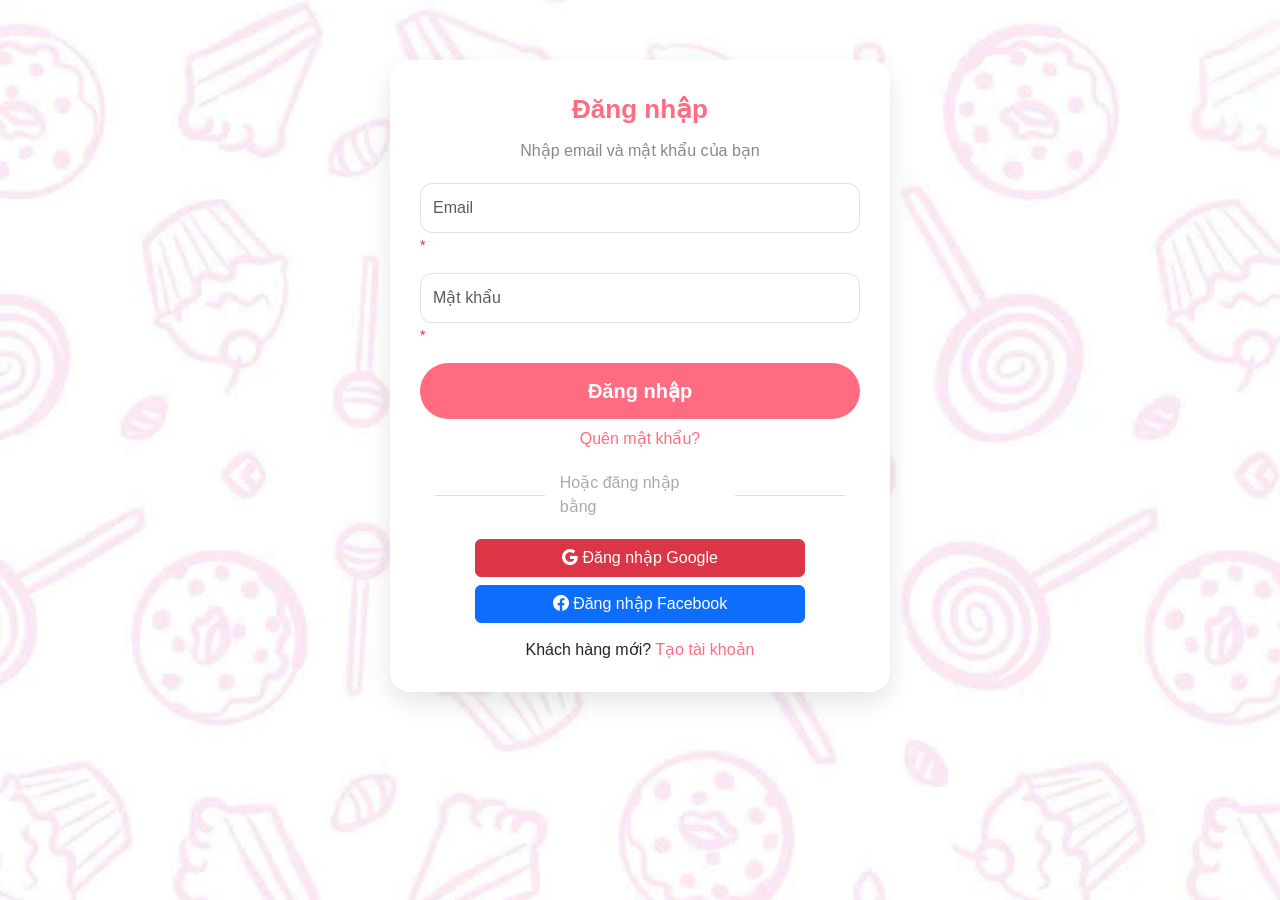
<file: html/login.html>
<!doctype html>
<html lang="vi">
  <head>
    <meta charset="UTF-8" />
    <meta name="viewport" content="width=device-width, initial-scale=1.0" />
    <title>Đăng nhập</title>

    <!-- Bootstrap -->
    <link rel="stylesheet" href="../css/bootstrap.min.css" />
    <!-- Bootstrap (icon) -->
    <link rel="stylesheet" href="../bsicon/bootstrap-icons.min.css" />

    <link rel="stylesheet" href="../css/login.css" />
  </head>

  <body>
    <div class="login-box">
      <div class="login-title">Đăng nhập</div>
      <div class="login-sub">Nhập email và mật khẩu của bạn</div>

      <form id="loginForm">
        <div class="mb-3">
          <input type="email" id="email" class="form-control" placeholder="Email" />
          <small class="text-danger" id="emailError">*</small>
        </div>

        <div class="mb-3">
          <input type="password" id="password" class="form-control" placeholder="Mật khẩu" />
          <small class="text-danger" id="passwordError">*</small>
        </div>

        <button type="submit" class="btn btn-login w-100">Đăng nhập</button>
      </form>

      <div class="extra-link mt-2">
        <a href="#">Quên mật khẩu?</a>
      </div>

      <div class="login-divider">Hoặc đăng nhập bằng</div>

      <div class="d-grid gap-2">
        <button id="btnGoogle" class="btn btn-danger w-75 mx-auto">
          <i class="bi bi-google"></i> Đăng nhập Google
        </button>

        <button id="btnFacebook" class="btn btn-primary w-75 mx-auto">
          <i class="bi bi-facebook"></i> Đăng nhập Facebook
        </button>
      </div>

      <div class="extra-link">
        Khách hàng mới?
        <a href="register.html">Tạo tài khoản</a>
      </div>
    </div>

    <!-- js -->
    <script src="../js/login.js"></script>
  </body>
</html>
</file>
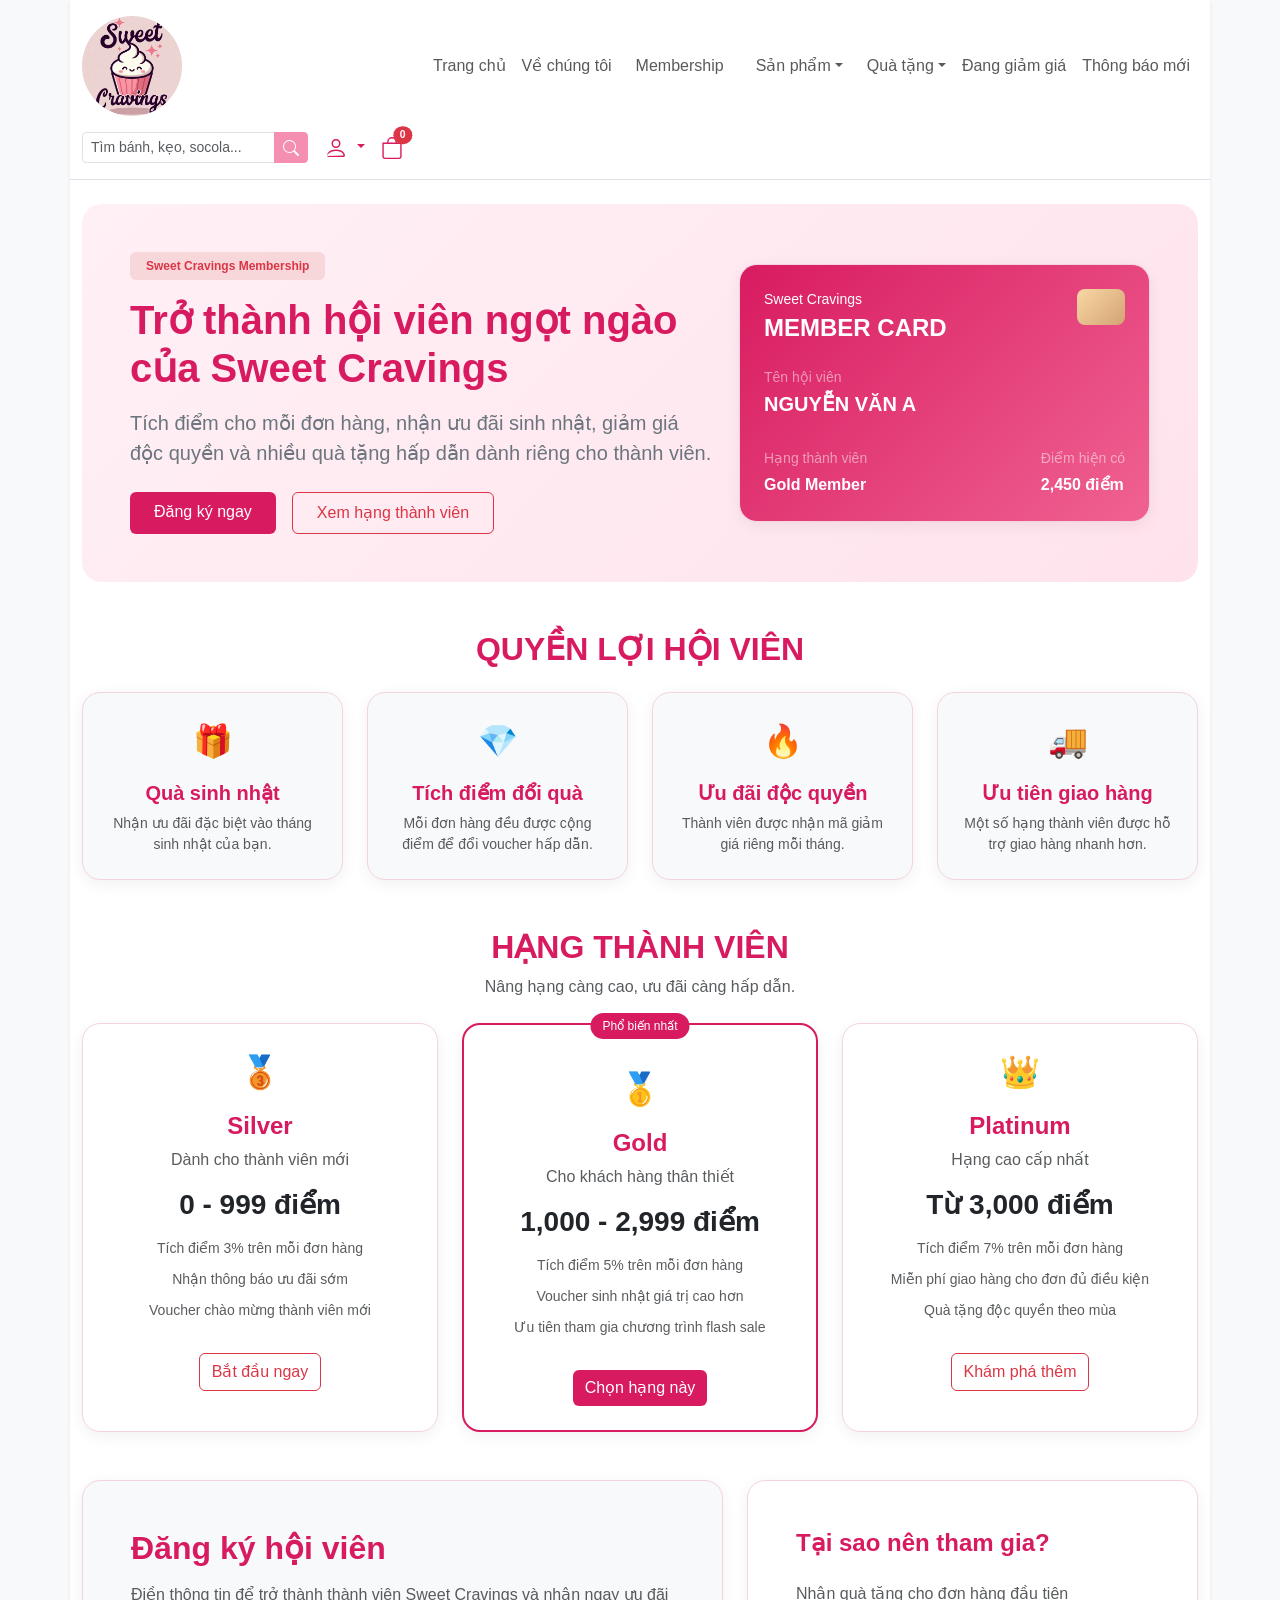
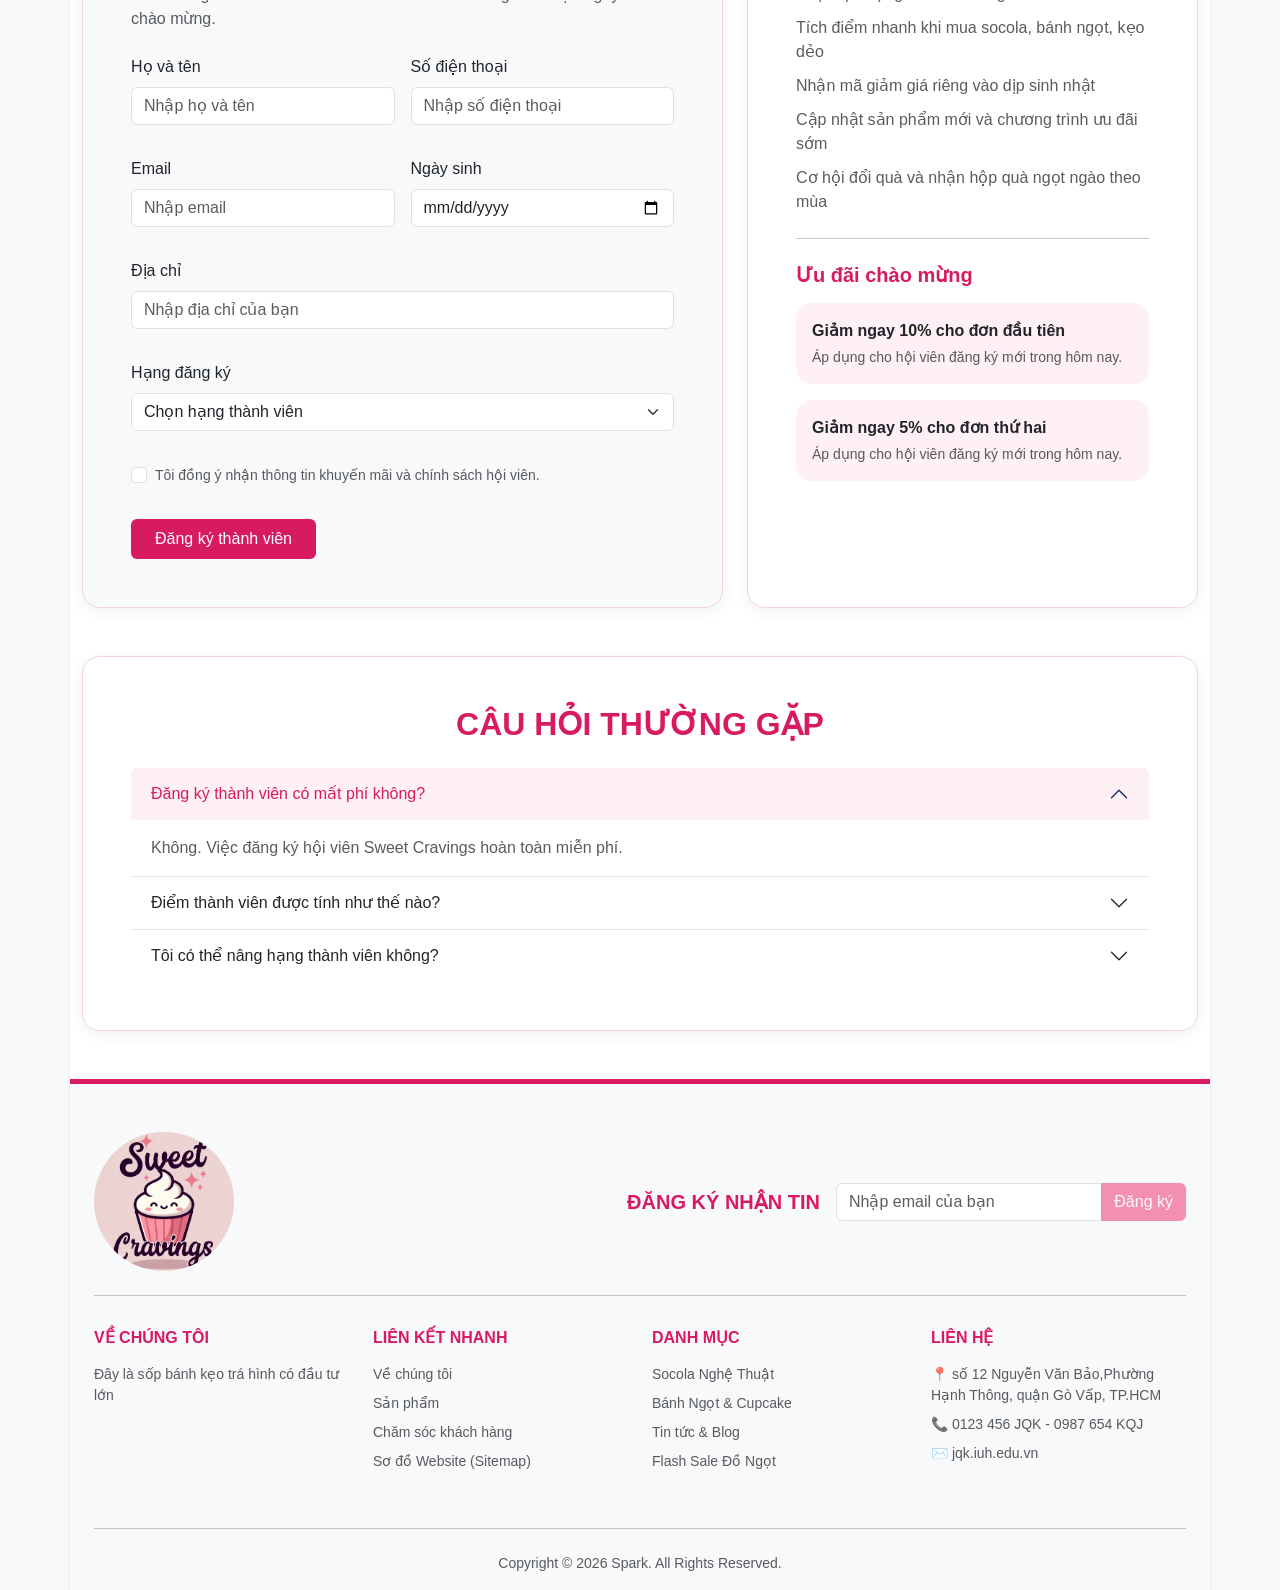
<file: html/members-ship.html>
<!doctype html>
<html lang="vi">
  <head>
    <meta charset="UTF-8" />
    <meta name="viewport" content="width=device-width, initial-scale=1.0" />
    <title>Thành viên Sweet Cravings</title>
    <link href="../css/bootstrap.min.css" rel="stylesheet" />
    <link href="../css/style.css" rel="stylesheet" />
    <script src="../js/bootstrap.bundle.min.js"></script>
  </head>

  <body class="bg-light">
    <div class="container shadow-sm bg-white p-0">
      <!-- HEADER -->
      <header class="py-3 border-bottom">
        <div
          class="container d-flex align-items-center justify-content-between gap-3 flex-wrap"
        >
          <div class="logo">
            <img
              src="../assets/img/logo.jpg"
              alt="Logo"
              class="img-fluid rounded-circle"
              width="100"
            />
          </div>

          <nav class="navbar navbar-expand-lg p-0">
            <button
              class="navbar-toggler"
              type="button"
              data-bs-toggle="collapse"
              data-bs-target="#navbarNavDropdown"
            >
              <span class="navbar-toggler-icon"></span>
            </button>

            <div class="collapse navbar-collapse" id="navbarNavDropdown">
              <ul class="navbar-nav me-auto mb-2 mb-lg-0 fw-medium">
                <li class="nav-item">
                  <a class="nav-link px-2" href="index.html">Trang chủ</a>
                </li>
                <li class="nav-item">
                  <a class="nav-link px-2" href="about.html">Về chúng tôi</a>
                </li>
                <li class="nav-item">
                  <a class="nav-link px-3" href="members-ship.html"
                    >Membership</a
                  >
                </li>
                <li class="nav-item dropdown">
                  <a
                    class="nav-link dropdown-toggle px-3"
                    href="#"
                    data-bs-toggle="dropdown"
                    >Sản phẩm</a
                  >
                  <ul class="dropdown-menu shadow-sm border-0">
                    <li>
                      <a class="dropdown-item" href="products.html#socola"
                        >Socola các loại</a
                      >
                    </li>

                    <li>
                      <a class="dropdown-item" href="products.html#cake"
                        >Bánh ngọt & Cupcake</a
                      >
                    </li>
                    <li>
                      <a class="dropdown-item" href="products.html#keo"
                        >Kẹo dẻo & Marshmallow</a
                      >
                    </li>
                  </ul>
                </li>
                <li class="nav-item dropdown">
                  <a
                    class="nav-link dropdown-toggle px-2"
                    href="#"
                    data-bs-toggle="dropdown"
                    >Quà tặng</a
                  >
                  <ul class="dropdown-menu shadow-sm border-0">
                    <li>
                      <a class="dropdown-item" href="products.html#hopqua"
                        >Hộp quà Socola</a
                      >
                    </li>
                    <li>
                      <a class="dropdown-item" href="products.html#gioqua"
                        >Giỏ quà Bánh kẹo</a
                      >
                    </li>
                  </ul>
                </li>

                <li class="nav-item">
                  <a class="nav-link px-2" href="products.html#khuyenmai"
                    >Đang giảm giá</a
                  >
                </li>
                <li class="nav-item">
                  <a class="nav-link px-2" href="news.html">Thông báo mới</a>
                </li>
              </ul>
            </div>
          </nav>

          <div class="d-flex align-items-center gap-3">
            <form id="searchForm" class="d-none d-md-block">
              <div class="input-group">
                <input
                  id="search-inp"
                  type="text"
                  class="form-control form-control-sm"
                  placeholder="Tìm bánh, kẹo, socola..."
                />
                <button class="btn btn-danger btn-sm" type="submit">
                  <svg
                    xmlns="http://www.w3.org/2000/svg"
                    width="16"
                    height="16"
                    fill="currentColor"
                    viewBox="0 0 16 16"
                  >
                    <path
                      d="M11.742 10.344a6.5 6.5 0 1 0-1.397 1.398h-.001q.044.06.098.115l3.85 3.85a1 1 0 0 0 1.415-1.414l-3.85-3.85a1 1 0 0 0-.115-.1zM12 6.5a5.5 5.5 0 1 1-11 0 5.5 5.5 0 0 1 11 0z"
                    />
                  </svg>
                </button>
              </div>
            </form>

            <div class="dropdown">
              <a
                class="text-danger dropdown-toggle text-decoration-none"
                href="#"
                data-bs-toggle="dropdown"
              >
                <svg
                  xmlns="http://www.w3.org/2000/svg"
                  width="24"
                  height="24"
                  fill="currentColor"
                  viewBox="0 0 16 16"
                >
                  <path
                    d="M8 8a3 3 0 1 0 0-6 3 3 0 0 0 0 6m2-3a2 2 0 1 1-4 0 2 2 0 0 1 4 0m4 8c0 1-1 1-1 1H3s-1 0-1-1 1-4 6-4 6 3 6 4m-1-.004c-.001-.246-.154-.986-.832-1.664C11.516 10.68 10.289 10 8 10s-3.516.68-4.832 1.664C2.154 12.333 2.001 13.078 2 13.324z"
                  />
                </svg>
              </a>
              <ul class="dropdown-menu dropdown-menu-end shadow-sm border-0">
                <li>
                  <a class="dropdown-item" href="login.html">Đăng nhập</a>
                </li>
                <li>
                  <a class="dropdown-item" href="register.html">Đăng ký</a>
                </li>
              </ul>
            </div>

            <!--  GIỎ HÀNG -->
            <a
              class="text-danger position-relative text-decoration-none"
              href="cart.html"
            >
              <svg
                xmlns="http://www.w3.org/2000/svg"
                width="22"
                height="22"
                fill="currentColor"
                viewBox="0 0 16 16"
              >
                <path
                  d="M8 1a2.5 2.5 0 0 1 2.5 2.5V4h-5v-.5A2.5 2.5 0 0 1 8 1m3.5 3v-.5a3.5 3.5 0 1 0-7 0V4H1v10a2 2 0 0 0 2 2h10a2 2 0 0 0 2-2V4zM2 5h12v9a1 1 0 0 1-1 1H3a1 1 0 0 1-1-1z"
                />
              </svg>
              <span
                id="cart-count"
                class="position-absolute top-0 start-100 translate-middle badge rounded-pill bg-danger"
                style="font-size: 0.65rem"
                >0</span
              >
            </a>
          </div>
        </div>
      </header>
      <!-- PHẦN VÂN LÀM -->

      <!-- Phần nội dung nổi bật với card nha-->
      <section class="container my-4">
        <div class="membership-hero p-4 p-md-5">
          <div class="row align-items-center g-4">
            <!-- Nội dung nổi bật -->
            <div class="col-lg-7">
              <span class="badge bg-danger-subtle text-danger mb-3 px-3 py-2">
                Sweet Cravings Membership
              </span>
              <h1 class="fw-bold membership-title mb-3">
                Trở thành hội viên ngọt ngào của Sweet Cravings
              </h1>
              <p class="membership-subtitle fs-5 mb-4">
                Tích điểm cho mỗi đơn hàng, nhận ưu đãi sinh nhật, giảm giá độc
                quyền và nhiều quà tặng hấp dẫn dành riêng cho thành viên.
              </p>

              <!-- 2 cái nút đăng kí và xem hạng, xài link tới form với hạng -->
              <div class="d-flex gap-3 flex-wrap">
                <a href="#register-membership" class="btn btn-sweet px-4 py-2">
                  Đăng ký ngay
                </a>
                <a href="#tiers" class="btn btn-outline-danger px-4 py-2">
                  Xem hạng thành viên
                </a>
              </div>
            </div>
            <!-- card -->
            <div class="col-lg-5">
              <!-- div này cho nó thành cột, mỗi hàng nội dung là một thẻ div -->
              <div
                class="member-card-demo p-4 d-flex flex-column justify-content-between"
              >
                <div class="d-flex justify-content-between align-items-start">
                  <!-- Phần tên card với cái chip -->
                  <div>
                    <p class="mb-1 small">Sweet Cravings</p>
                    <h4 class="fw-bold mb-0">MEMBER CARD</h4>
                  </div>
                  <div class="member-chip"></div>
                </div>

                <!-- Phần tên -->
                <div class="mt-4">
                  <p class="mb-1 small text-white-50">Tên hội viên</p>
                  <h5 class="fw-bold">NGUYỄN VĂN A</h5>
                </div>
                <!-- Phần hạng với điểm -->
                <div
                  class="d-flex justify-content-between align-items-end mt-4"
                >
                  <div>
                    <p class="mb-1 small text-white-50">Hạng thành viên</p>
                    <strong>Gold Member</strong>
                  </div>
                  <div>
                    <p class="mb-1 small text-white-50">Điểm hiện có</p>
                    <strong>2,450 điểm</strong>
                  </div>
                </div>
              </div>
            </div>
          </div>
        </div>
      </section>

      <!-- Phần quyền lợi hội viên-->
      <section class="container my-5">
        <h2 class="text-center fw-bold membership-title mb-4">
          QUYỀN LỢI HỘI VIÊN
        </h2>

        <!-- Dòng các quyền lợi -->
        <div class="row g-4">
          <!-- Quyền lợi 1 -->
          <div class="col-md-3 col-6">
            <div class="benefit-card bg-light p-4 text-center h-100">
              <div class="benefit-icon mb-3">🎁</div>
              <h5 class="fw-bold text-sweet">Quà sinh nhật</h5>
              <p class="text-muted small mb-0">
                Nhận ưu đãi đặc biệt vào tháng sinh nhật của bạn.
              </p>
            </div>
          </div>

          <!-- Quyền lợi 2 -->
          <div class="col-md-3 col-6">
            <div class="benefit-card bg-light p-4 text-center h-100">
              <div class="benefit-icon mb-3">💎</div>
              <h5 class="fw-bold text-sweet">Tích điểm đổi quà</h5>
              <p class="text-muted small mb-0">
                Mỗi đơn hàng đều được cộng điểm để đổi voucher hấp dẫn.
              </p>
            </div>
          </div>

          <!-- Quyền lợi 3 -->
          <div class="col-md-3 col-6">
            <div class="benefit-card bg-light p-4 text-center h-100">
              <div class="benefit-icon mb-3">🔥</div>
              <h5 class="fw-bold text-sweet">Ưu đãi độc quyền</h5>
              <p class="text-muted small mb-0">
                Thành viên được nhận mã giảm giá riêng mỗi tháng.
              </p>
            </div>
          </div>

          <!-- Quyền lợi 4 -->
          <div class="col-md-3 col-6">
            <div class="benefit-card bg-light p-4 text-center h-100">
              <div class="benefit-icon mb-3">🚚</div>
              <h5 class="fw-bold text-sweet">Ưu tiên giao hàng</h5>
              <p class="text-muted small mb-0">
                Một số hạng thành viên được hỗ trợ giao hàng nhanh hơn.
              </p>
            </div>
          </div>
        </div>
      </section>

      <!-- Hạng thành viên -->
      <section id="tiers" class="container my-5">
        <h2 class="text-center fw-bold membership-title mb-2">
          HẠNG THÀNH VIÊN
        </h2>
        <p class="text-center text-muted mb-4">
          Nâng hạng càng cao, ưu đãi càng hấp dẫn.
        </p>

        <!-- Phần hạng thành viên -->
        <div class="row g-4">
          <!-- Hạng 1 -->
          <div class="col-lg-4">
            <div class="tier-card h-100 p-4 bg-white text-center">
              <div class="tier-icon mb-3">🥉</div>
              <h4 class="fw-bold text-sweet">Silver</h4>
              <p class="text-muted">Dành cho thành viên mới</p>
              <h3 class="fw-bold mb-3">0 - 999 điểm</h3>
              <ul class="list-unstyled text-muted small perk-list text-center">
                <li>Tích điểm 3% trên mỗi đơn hàng</li>
                <li>Nhận thông báo ưu đãi sớm</li>
                <li>Voucher chào mừng thành viên mới</li>
              </ul>
              <button class="btn btn-outline-danger mt-3">Bắt đầu ngay</button>
            </div>
          </div>
          <!-- Hạng 2 -->
          <div class="col-lg-4">
            <div
              class="tier-card active h-100 p-4 bg-white text-center position-relative"
            >
              <!-- Cái này là cho tiêu đề nó nổi trên đầu card -->
              <div class="position-absolute top-0 start-50 translate-middle">
                <span class="tier-badge">Phổ biến nhất</span>
              </div>
              <div class="tier-icon mb-3 mt-3">🥇</div>
              <h4 class="fw-bold text-sweet">Gold</h4>
              <p class="text-muted">Cho khách hàng thân thiết</p>
              <h3 class="fw-bold mb-3">1,000 - 2,999 điểm</h3>
              <ul class="list-unstyled text-muted small perk-list text-center">
                <li>Tích điểm 5% trên mỗi đơn hàng</li>
                <li>Voucher sinh nhật giá trị cao hơn</li>
                <li>Ưu tiên tham gia chương trình flash sale</li>
              </ul>
              <button class="btn btn-sweet mt-3">Chọn hạng này</button>
            </div>
          </div>

          <!-- Hạng 3 -->
          <div class="col-lg-4">
            <div class="tier-card h-100 p-4 bg-white text-center">
              <div class="tier-icon mb-3">👑</div>
              <h4 class="fw-bold text-sweet">Platinum</h4>
              <p class="text-muted">Hạng cao cấp nhất</p>
              <h3 class="fw-bold mb-3">Từ 3,000 điểm</h3>
              <ul class="list-unstyled text-muted small perk-list text-center">
                <li>Tích điểm 7% trên mỗi đơn hàng</li>
                <li>Miễn phí giao hàng cho đơn đủ điều kiện</li>
                <li>Quà tặng độc quyền theo mùa</li>
              </ul>
              <button class="btn btn-outline-danger mt-3">Khám phá thêm</button>
            </div>
          </div>
        </div>
      </section>

      <!-- Phần form đăng kí với vì sao tham gia -->
      <section id="register-membership" class="container my-5">
        <!-- tạo một hàng trong đó mới chia 2 cột -->
        <div class="row g-4 align-items-stretch">
          <!-- Phần này là div chứa cái form -->
          <div class="col-lg-7">
            <div class="form-box bg-light p-4 p-md-5 h-100">
              <h2 class="fw-bold membership-title mb-3">Đăng ký hội viên</h2>
              <p class="text-muted mb-4">
                Điền thông tin để trở thành thành viên Sweet Cravings và nhận
                ngay ưu đãi chào mừng.
              </p>

              <form onsubmit="return kiemTraForm();">
                <div class="row g-3">
                  <div class="col-md-6">
                    <label class="form-label fw-medium">Họ và tên</label>
                    <input
                      type="text"
                      class="form-control"
                      id="txtHoTen"
                      placeholder="Nhập họ và tên"
                      onblur="kiemTraTen()"
                    />
                    <p id="errHoTen" class="text-danger"></p>
                  </div>

                  <div class="col-md-6">
                    <label class="form-label fw-medium">Số điện thoại</label>
                    <input
                      type="tel"
                      class="form-control"
                      id="txtSoDT"
                      placeholder="Nhập số điện thoại"
                      onblur="kiemTraSoDT()"
                    />
                    <p id="errSoDT" class="text-danger"></p>
                  </div>

                  <div class="col-md-6">
                    <label class="form-label fw-medium">Email</label>
                    <input
                      type="email"
                      id="txtEmail"
                      class="form-control"
                      placeholder="Nhập email"
                      onblur="kiemTraEmail()"
                    />
                    <p id="errEmail" class="text-danger"></p>
                  </div>

                  <div class="col-md-6">
                    <label class="form-label fw-medium">Ngày sinh</label>
                    <input
                      type="date"
                      class="form-control"
                      id="txtNgaySinh"
                      onblur="kiemTraTuoi()"
                    />
                    <p id="errNgaySinh" class="text-danger"></p>
                  </div>

                  <div class="col-12">
                    <label class="form-label fw-medium">Địa chỉ</label>
                    <input
                      type="text"
                      class="form-control"
                      id="txtDiaChi"
                      placeholder="Nhập địa chỉ của bạn"
                      onblur="kiemTraDiaChi()"
                    />
                    <p id="errDiaChi" class="text-danger"></p>
                  </div>

                  <div class="col-12">
                    <label class="form-label fw-medium">Hạng đăng ký</label>
                    <select
                      class="form-select"
                      id="slHang"
                      onblur="kiemTraHang()"
                    >
                      <option selected>Chọn hạng thành viên</option>
                      <option>Silver</option>
                      <option>Gold</option>
                      <option>Platinum</option>
                    </select>
                    <p id="errHang" class="text-danger"></p>
                  </div>

                  <div class="col-12">
                    <div class="form-check">
                      <input
                        class="form-check-input"
                        type="checkbox"
                        id="agree"
                        onclick="kiemTraDongY()"
                      />
                      <label
                        class="form-check-label text-muted small"
                        for="agree"
                      >
                        Tôi đồng ý nhận thông tin khuyến mãi và chính sách hội
                        viên.
                      </label>
                      <br />
                      <p id="errDongY" class="text-danger"></p>
                    </div>
                  </div>

                  <div class="col-12">
                    <button type="submit" class="btn btn-sweet px-4 py-2">
                      Đăng ký thành viên
                    </button>
                  </div>
                </div>
              </form>
            </div>
          </div>

          <!-- Phần tại sao nên tham gia -->
          <div class="col-lg-5">
            <div class="form-box bg-white p-4 p-md-5 h-100">
              <h4 class="fw-bold text-sweet mb-4">Tại sao nên tham gia?</h4>
              <ul class="list-unstyled perk-list text-muted">
                <li>Nhận quà tặng cho đơn hàng đầu tiên</li>
                <li>Tích điểm nhanh khi mua socola, bánh ngọt, kẹo dẻo</li>
                <li>Nhận mã giảm giá riêng vào dịp sinh nhật</li>
                <li>Cập nhật sản phẩm mới và chương trình ưu đãi sớm</li>
                <li>Cơ hội đổi quà và nhận hộp quà ngọt ngào theo mùa</li>
              </ul>

              <hr class="my-4" />

              <!-- Phần ưu đãi bên dưới -->

              <h5 class="fw-bold text-sweet mb-3">Ưu đãi chào mừng</h5>
              <div class="p-3 rounded-4" style="background-color: #fff0f6">
                <p class="mb-1 fw-bold">Giảm ngay 10% cho đơn đầu tiên</p>
                <p class="mb-0 text-muted small">
                  Áp dụng cho hội viên đăng ký mới trong hôm nay.
                </p>
              </div>

              <div class="p-3 rounded-4 mt-3" style="background-color: #fff0f6">
                <p class="mb-1 fw-bold">Giảm ngay 5% cho đơn thứ hai</p>
                <p class="mb-0 text-muted small">
                  Áp dụng cho hội viên đăng ký mới trong hôm nay.
                </p>
              </div>
            </div>
          </div>
        </div>
      </section>

      <!-- FAQ -->
      <section class="container my-5">
        <div class="faq-box bg-white p-4 p-md-5">
          <h2 class="fw-bold membership-title text-center mb-4">
            CÂU HỎI THƯỜNG GẶP
          </h2>

          <div class="accordion" id="membershipFaq">
            <!-- Từng câu hỏi -->
            <div class="accordion-item border-0 border-bottom">
              <!-- cau hoi -->
              <h2 class="accordion-header">
                <button
                  class="accordion-button"
                  type="button"
                  data-bs-toggle="collapse"
                  data-bs-target="#faq1"
                >
                  Đăng ký thành viên có mất phí không?
                </button>
              </h2>

              <!-- câu trả lời, dùng show để mở sẵn 1 cái -->
              <div
                id="faq1"
                class="accordion-collapse collapse show"
                data-bs-parent="#membershipFaq"
              >
                <div class="accordion-body text-muted">
                  Không. Việc đăng ký hội viên Sweet Cravings hoàn toàn miễn
                  phí.
                </div>
              </div>
            </div>

            <!-- cau hoi 2 -->
            <div class="accordion-item border-0 border-bottom">
              <h2 class="accordion-header">
                <button
                  class="accordion-button collapsed"
                  type="button"
                  data-bs-toggle="collapse"
                  data-bs-target="#faq2"
                >
                  Điểm thành viên được tính như thế nào?
                </button>
              </h2>
              <div
                id="faq2"
                class="accordion-collapse collapse"
                data-bs-parent="#membershipFaq"
              >
                <div class="accordion-body text-muted">
                  Sau mỗi đơn hàng thành công, hệ thống sẽ cộng điểm theo hạng
                  thành viên của bạn.
                </div>
              </div>
            </div>

            <!-- cau hoi 3 -->

            <div class="accordion-item border-0">
              <h2 class="accordion-header">
                <button
                  class="accordion-button collapsed"
                  type="button"
                  data-bs-toggle="collapse"
                  data-bs-target="#faq3"
                >
                  Tôi có thể nâng hạng thành viên không?
                </button>
              </h2>
              <div
                id="faq3"
                class="accordion-collapse collapse"
                data-bs-parent="#membershipFaq"
              >
                <div class="accordion-body text-muted">
                  Có. Khi tích lũy đủ số điểm yêu cầu, bạn sẽ được nâng hạng tự
                  động để nhận thêm nhiều ưu đãi hơn.
                </div>
              </div>
            </div>
          </div>
        </div>
      </section>

      <!-- FOOTER -->
      <footer
        class="mt-5 pt-5 pb-3 bg-light"
        style="border-top: solid 5px #d81b60"
      >
        <div class="container px-4">
          <div class="row align-items-center mb-4">
            <div class="col-md-4 text-center text-md-start mb-3 mb-md-0">
              <img
                src="../assets/img/logo.jpg"
                width="140"
                alt="Sweet Cravings Logo"
                class="rounded-circle"
              />
            </div>
            <div class="col-md-8">
              <div
                class="d-flex flex-column flex-md-row align-items-md-center justify-content-md-end gap-3"
              >
                <h5 class="m-0 fw-bold" style="color: #d81b60">
                  ĐĂNG KÝ NHẬN TIN
                </h5>
                <div class="input-group" style="max-width: 350px">
                  <input
                    type="email"
                    class="form-control"
                    placeholder="Nhập email của bạn"
                  />
                  <button class="btn btn-danger text-light">Đăng ký</button>
                </div>
              </div>
            </div>
          </div>

          <hr />

          <div class="row pt-3">
            <div class="col-md-3 mb-4">
              <h6 class="fw-bold mb-3" style="color: #d81b60">VỀ CHÚNG TÔI</h6>
              <p class="small text-muted">
                Đây là sốp bánh kẹo trá hình có đầu tư lớn
              </p>
            </div>

            <div class="col-md-3 mb-4">
              <h6 class="fw-bold mb-3" style="color: #d81b60">
                LIÊN KẾT NHANH
              </h6>
              <ul class="list-unstyled small custom-link-list">
                <li class="mb-2">
                  <a href="about.html" class="text-decoration-none text-muted"
                    >Về chúng tôi</a
                  >
                </li>
                <li class="mb-2">
                  <a
                    href="products.html"
                    class="text-decoration-none text-muted"
                    >Sản phẩm</a
                  >
                </li>
                <li class="mb-2">
                  <a
                    href="#"
                    data-bs-toggle="modal"
                    data-bs-target="#rickRollModal"
                    class="text-decoration-none text-muted"
                    >Chăm sóc khách hàng</a
                  >
                </li>
                <li class="mb-2">
                  <a href="sitemap.html" class="text-decoration-none text-muted"
                    >Sơ đồ Website (Sitemap)</a
                  >
                </li>
              </ul>
            </div>

            <div class="col-md-3 mb-4">
              <h6 class="fw-bold mb-3" style="color: #d81b60">DANH MỤC</h6>
              <ul class="list-unstyled small custom-link-list">
                <li class="mb-2">
                  <a
                    href="products.html#socola"
                    class="text-decoration-none text-muted"
                    >Socola Nghệ Thuật</a
                  >
                </li>
                <li class="mb-2">
                  <a
                    href="products.html#cake"
                    class="text-decoration-none text-muted"
                    >Bánh Ngọt & Cupcake</a
                  >
                </li>
                <li class="mb-2">
                  <a href="news.html" class="text-decoration-none text-muted"
                    >Tin tức & Blog</a
                  >
                </li>
                <li class="mb-2">
                  <a
                    href="products.html#khuyenmai"
                    class="text-decoration-none text-muted"
                    >Flash Sale Đồ Ngọt</a
                  >
                </li>
              </ul>
            </div>

            <div class="col-md-3 mb-4 small text-muted">
              <h6 class="fw-bold mb-3" style="color: #d81b60">LIÊN HỆ</h6>
              <p class="mb-2">
                📍 số 12 Nguyễn Văn Bảo,Phường Hạnh Thông, quận Gò Vấp, TP.HCM
              </p>
              <p class="mb-2">📞 0123 456 JQK - 0987 654 KQJ</p>
              <p class="mb-2">✉️ jqk.iuh.edu.vn</p>
            </div>
          </div>

          <hr />

          <div class="text-center small text-muted pt-2">
            <p class="mb-0">Copyright © 2026 Spark. All Rights Reserved.</p>
          </div>
        </div>
      </footer>
    </div>
    <!-- chăm sóc khách hàng -->
    <div class="modal fade" id="rickRollModal" tabindex="-1" aria-hidden="true">
      <div class="modal-dialog modal-dialog-centered">
        <div class="modal-content border-danger" style="border-width: 3px">
          <div class="modal-header">
            <h5 class="modal-title fw-bold text-danger">
              📢 THÔNG BÁO TỪ TỔNG ĐÀI
            </h5>
            <button
              type="button"
              class="btn-close"
              data-bs-dismiss="modal"
              aria-label="Close"
            ></button>
          </div>
          <div class="modal-body text-center p-4">
            <img
              src="../assets/img/customerservice.png"
              class="img-fluid rounded shadow-sm mb-3"
              alt="Please wait"
            />

            <h5 class="fw-bold text-secondary">Hệ thống đang bận...</h5>
            <p class="text-muted small">
              Vui lòng chờ trong khi chuyên viên của chúng tôi đang đi mua bánh
              kẹo. Xin cảm ơn!
            </p>

            <div class="progress mt-3" style="height: 10px">
              <div
                class="progress-bar progress-bar-striped progress-bar-animated bg-info"
                role="progressbar"
                style="width: 99%"
              ></div>
            </div>
            <small class="text-muted mt-2 d-block">Đang tải... 99%</small>
          </div>
          <div class="modal-footer">
            <button
              type="button"
              class="btn btn-danger text-white w-100"
              data-bs-dismiss="modal"
            >
              Đã hiểu
            </button>
          </div>
        </div>
      </div>
    </div>

    <!-- FILE JS -->
    <script src="../js/member.js"></script>
    <script src="../js/main.js"></script>
  </body>
</html>
</file>
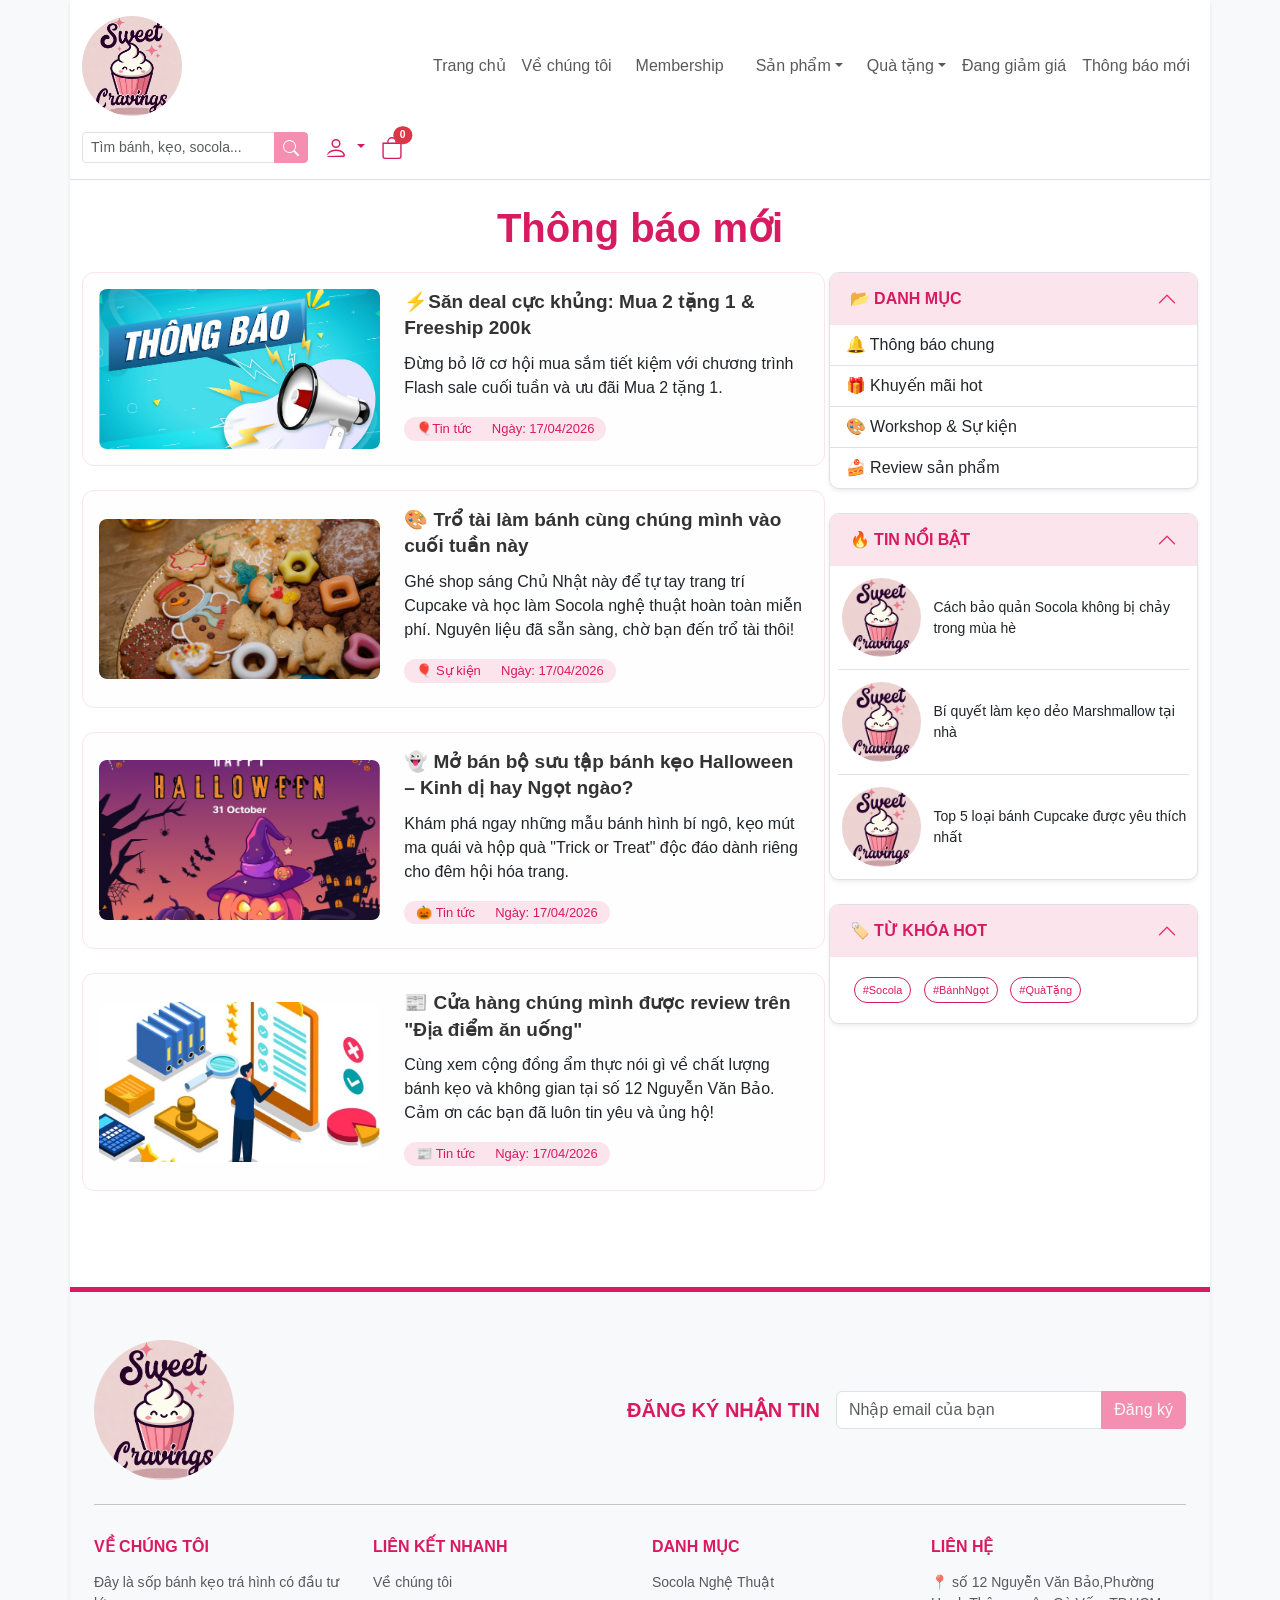
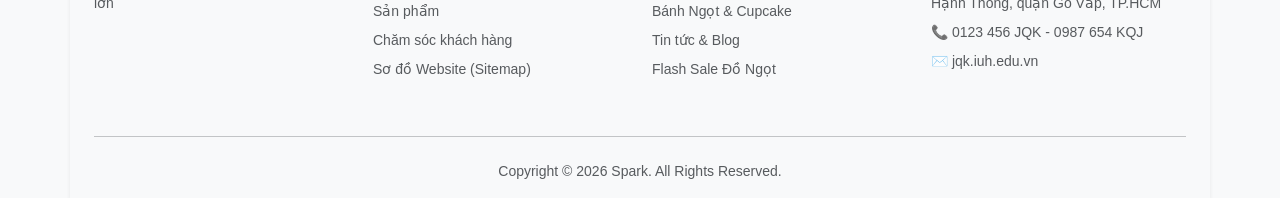
<file: html/news.html>
<!doctype html>
<html lang="en">
  <head>
    <meta charset="UTF-8" />
    <meta name="viewport" content="width=device-width, initial-scale=1.0" />
    <title>Thế Giới Đồ Ngọt Sweet Cravings</title>
    <link rel="stylesheet" href="../css/bootstrap.min.css" />
    <link rel="stylesheet" href="../css/news.css" />
    <link rel="stylesheet" href="../css/style.css" />
    <script src="../js/bootstrap.bundle.min.js"></script>
  </head>
  <body class="bg-light">
    <div class="container shadow-sm bg-white p-0">
      <header class="py-3 border-bottom">
        <div
          class="container d-flex align-items-center justify-content-between gap-3 flex-wrap"
        >
          <div class="logo">
            <img
              src="../assets/img/logo.jpg"
              alt="Logo"
              class="img-fluid rounded-circle"
              width="100"
            />
          </div>

          <nav class="navbar navbar-expand-lg p-0">
            <button
              class="navbar-toggler"
              type="button"
              data-bs-toggle="collapse"
              data-bs-target="#navbarNavDropdown"
            >
              <span class="navbar-toggler-icon"></span>
            </button>

            <div class="collapse navbar-collapse" id="navbarNavDropdown">
              <ul class="navbar-nav me-auto mb-2 mb-lg-0 fw-medium">
                <li class="nav-item">
                  <a class="nav-link px-2" href="index.html">Trang chủ</a>
                </li>
                <li class="nav-item">
                  <a class="nav-link px-2" href="about.html">Về chúng tôi</a>
                </li>
                <li class="nav-item">
                  <a class="nav-link px-3" href="members-ship.html"
                    >Membership</a
                  >
                </li>
                <li class="nav-item dropdown">
                  <a
                    class="nav-link dropdown-toggle px-3"
                    href="#"
                    data-bs-toggle="dropdown"
                    >Sản phẩm</a
                  >
                  <ul class="dropdown-menu shadow-sm border-0">
                    <li>
                      <a class="dropdown-item" href="products.html#socola"
                        >Socola các loại</a
                      >
                    </li>

                    <li>
                      <a class="dropdown-item" href="products.html#cake"
                        >Bánh ngọt & Cupcake</a
                      >
                    </li>
                    <li>
                      <a class="dropdown-item" href="products.html#keo"
                        >Kẹo dẻo & Marshmallow</a
                      >
                    </li>
                  </ul>
                </li>
                <li class="nav-item dropdown">
                  <a
                    class="nav-link dropdown-toggle px-2"
                    href="#"
                    data-bs-toggle="dropdown"
                    >Quà tặng</a
                  >
                  <ul class="dropdown-menu shadow-sm border-0">
                    <li>
                      <a class="dropdown-item" href="products.html#hopqua"
                        >Hộp quà Socola</a
                      >
                    </li>
                    <li>
                      <a class="dropdown-item" href="products.html#gioqua"
                        >Giỏ quà Bánh kẹo</a
                      >
                    </li>
                  </ul>
                </li>

                <li class="nav-item">
                  <a class="nav-link px-2" href="products.html#khuyenmai"
                    >Đang giảm giá</a
                  >
                </li>
                <li class="nav-item">
                  <a class="nav-link px-2" href="news.html">Thông báo mới</a>
                </li>
              </ul>
            </div>
          </nav>

          <div class="d-flex align-items-center gap-3">
            <form id="searchForm" class="d-none d-md-block">
              <div class="input-group">
                <input
                  id="search-inp"
                  type="text"
                  class="form-control form-control-sm"
                  placeholder="Tìm bánh, kẹo, socola..."
                />
                <button class="btn btn-danger btn-sm" type="submit">
                  <svg
                    xmlns="http://www.w3.org/2000/svg"
                    width="16"
                    height="16"
                    fill="currentColor"
                    viewBox="0 0 16 16"
                  >
                    <path
                      d="M11.742 10.344a6.5 6.5 0 1 0-1.397 1.398h-.001q.044.06.098.115l3.85 3.85a1 1 0 0 0 1.415-1.414l-3.85-3.85a1 1 0 0 0-.115-.1zM12 6.5a5.5 5.5 0 1 1-11 0 5.5 5.5 0 0 1 11 0z"
                    />
                  </svg>
                </button>
              </div>
            </form>

            <div class="dropdown">
              <a
                class="text-danger dropdown-toggle text-decoration-none"
                href="#"
                data-bs-toggle="dropdown"
              >
                <svg
                  xmlns="http://www.w3.org/2000/svg"
                  width="24"
                  height="24"
                  fill="currentColor"
                  viewBox="0 0 16 16"
                >
                  <path
                    d="M8 8a3 3 0 1 0 0-6 3 3 0 0 0 0 6m2-3a2 2 0 1 1-4 0 2 2 0 0 1 4 0m4 8c0 1-1 1-1 1H3s-1 0-1-1 1-4 6-4 6 3 6 4m-1-.004c-.001-.246-.154-.986-.832-1.664C11.516 10.68 10.289 10 8 10s-3.516.68-4.832 1.664C2.154 12.333 2.001 13.078 2 13.324z"
                  />
                </svg>
              </a>
              <ul class="dropdown-menu dropdown-menu-end shadow-sm border-0">
                <li>
                  <a class="dropdown-item" href="login.html">Đăng nhập</a>
                </li>
                <li>
                  <a class="dropdown-item" href="register.html">Đăng ký</a>
                </li>
              </ul>
            </div>

            <!--  GIỎ HÀNG -->
            <a
              class="text-danger position-relative text-decoration-none"
              href="cart.html"
            >
              <svg
                xmlns="http://www.w3.org/2000/svg"
                width="22"
                height="22"
                fill="currentColor"
                viewBox="0 0 16 16"
              >
                <path
                  d="M8 1a2.5 2.5 0 0 1 2.5 2.5V4h-5v-.5A2.5 2.5 0 0 1 8 1m3.5 3v-.5a3.5 3.5 0 1 0-7 0V4H1v10a2 2 0 0 0 2 2h10a2 2 0 0 0 2-2V4zM2 5h12v9a1 1 0 0 1-1 1H3a1 1 0 0 1-1-1z"
                />
              </svg>
              <span
                id="cart-count"
                class="position-absolute top-0 start-100 translate-middle badge rounded-pill bg-danger"
                style="font-size: 0.65rem"
                >0</span
              >
            </a>
          </div>
        </div>
      </header>
      <!-------------------- Phan News  -------------------------------------------------------->
      <section class="py-4 bg-white">
        <div class="container">
          <h3 class="TinTuc text-center">Thông báo mới</h3>
          <div class="row g-1">
            <div class="col-lg-8">
              <div class="col-12 mb-4">
                <div class="card border p-3">
                  <div class="row align-items-center">
                    <div class="col-md-5">
                      <a
                        href="products.html"
                        class="text-decoration-none card-news-link"
                      >
                        <img
                          src="../assets/img/thongBao.jpg"
                          alt=""
                          class="img-fluid rounded object-fit-cover"
                          style="object-fit: cover; height: 160px; width: 100%"
                        />
                      </a>
                    </div>
                    <div class="col-md-7">
                      <a
                        href="products.html"
                        class="text-decoration-none card-news-link"
                        style="color: black"
                      >
                        <h4>
                          ⚡Săn deal cực khủng: Mua 2 tặng 1 & Freeship 200k
                        </h4>
                      </a>
                      <p>
                        Đừng bỏ lỡ cơ hội mua sắm tiết kiệm với chương trình
                        Flash sale cuối tuần và ưu đãi Mua 2 tặng 1.
                      </p>
                      <h6>🎈Tin tức &emsp; Ngày: 17/04/2026</h6>
                    </div>
                  </div>
                </div>
              </div>
              <div class="col-12 mb-4">
                <div class="card border p-3">
                  <div class="row align-items-center">
                    <div class="col-md-5">
                      <a
                        href="https://memart.vn/tin-tuc/blog3/lam-banh-keo-vi-cb.html"
                        class="text-decoration-none card-news-link"
                      >
                        <img
                          src="../assets/img/Banh.jpg"
                          alt=""
                          class="img-fluid rounded object-fit-cover"
                          style="object-fit: cover; height: 160px; width: 100%"
                        />
                      </a>
                    </div>
                    <div class="col-md-7">
                      <a
                        href="https://memart.vn/tin-tuc/blog3/lam-banh-keo-vi-cb.html"
                        class="text-decoration-none card-news-link"
                        style="color: black"
                      >
                        <h4>
                          🎨 Trổ tài làm bánh cùng chúng mình vào cuối tuần này
                        </h4>
                      </a>
                      <p>
                        Ghé shop sáng Chủ Nhật này để tự tay trang trí Cupcake
                        và học làm Socola nghệ thuật hoàn toàn miễn phí. Nguyên
                        liệu đã sẵn sàng, chờ bạn đến trổ tài thôi!
                      </p>
                      <h6>🎈 Sự kiện &emsp; Ngày: 17/04/2026</h6>
                    </div>
                  </div>
                </div>
              </div>
              <div class="col-12 mb-4">
                <div class="card border p-3">
                  <div class="row align-items-center">
                    <div class="col-md-5">
                      <a
                        href="products.html"
                        class="text-decoration-none card-news-link"
                      >
                        <img
                          src="../assets/img/haloween.jpg"
                          alt=""
                          class="img-fluid rounded object-fit-cover"
                          style="object-fit: cover; height: 160px; width: 100%"
                        />
                      </a>
                    </div>
                    <div class="col-md-7">
                      <a
                        href="products.html"
                        class="text-decoration-none card-news-link"
                        style="color: black"
                      >
                        <h4>
                          👻 Mở bán bộ sưu tập bánh kẹo Halloween – Kinh dị hay
                          Ngọt ngào?
                        </h4>
                      </a>
                      <p>
                        Khám phá ngay những mẫu bánh hình bí ngô, kẹo mút ma
                        quái và hộp quà "Trick or Treat" độc đáo dành riêng cho
                        đêm hội hóa trang.
                      </p>
                      <h6>🎃 Tin tức &emsp; Ngày: 17/04/2026</h6>
                    </div>
                  </div>
                </div>
              </div>
              <div class="col-12 mb-4">
                <div class="card border p-3">
                  <div class="row align-items-center">
                    <div class="col-md-5">
                      <a
                        href="https://www.imarcgroup.com/report/vi/vietnam-confectionery-market"
                        class="text-decoration-none card-news-link"
                      >
                        <img
                          src="../assets/img/danhGia.jpg"
                          alt=""
                          class="img-fluid rounded object-fit-cover"
                          style="object-fit: cover; height: 160px; width: 100%"
                        />
                      </a>
                    </div>
                    <div class="col-md-7">
                      <a
                        href="https://www.imarcgroup.com/report/vi/vietnam-confectionery-market"
                        class="text-decoration-none card-news-link"
                        style="color: black"
                      >
                        <h4>
                          📰 Cửa hàng chúng mình được review trên "Địa điểm ăn
                          uống"
                        </h4>
                      </a>
                      <p>
                        Cùng xem cộng đồng ẩm thực nói gì về chất lượng bánh kẹo
                        và không gian tại số 12 Nguyễn Văn Bảo. Cảm ơn các bạn
                        đã luôn tin yêu và ủng hộ!
                      </p>
                      <h6>📰 Tin tức &emsp; Ngày: 17/04/2026</h6>
                    </div>
                  </div>
                </div>
              </div>
            </div>
            <div class="col-lg-4">
              <div class="accordion" id="newsSidebar">
                <div
                  class="accordion-item border mb-4 rounded overflow-hidden shadow-sm"
                >
                  <h2 class="accordion-header">
                    <button
                      class="accordion-button fw-bold text-uppercase"
                      type="button"
                      data-bs-toggle="collapse"
                      data-bs-target="#collapseCats"
                      aria-expanded="true"
                      style="color: #d81b60; background-color: #fff"
                    >
                      📂 Danh mục
                    </button>
                  </h2>
                  <div
                    id="collapseCats"
                    class="accordion-collapse collapse show"
                  >
                    <div class="accordion-body p-0">
                      <ul class="list-unstyled mb-0">
                        <li class="py-2 px-3 border-bottom">
                          <a
                            href="#"
                            class="text-decoration-none text-dark d-block"
                            >🔔 Thông báo chung</a
                          >
                        </li>
                        <li class="py-2 px-3 border-bottom">
                          <a
                            href="#"
                            class="text-decoration-none text-dark d-block"
                            >🎁 Khuyến mãi hot</a
                          >
                        </li>
                        <li class="py-2 px-3 border-bottom">
                          <a
                            href="#"
                            class="text-decoration-none text-dark d-block"
                            >🎨 Workshop & Sự kiện</a
                          >
                        </li>
                        <li class="py-2 px-3">
                          <a
                            href="products.html"
                            class="text-decoration-none text-dark d-block"
                            >🍰 Review sản phẩm</a
                          >
                        </li>
                      </ul>
                    </div>
                  </div>
                </div>

                <div
                  class="accordion-item border mb-4 rounded overflow-hidden shadow-sm"
                >
                  <h2 class="accordion-header">
                    <button
                      class="accordion-button fw-bold text-uppercase"
                      type="button"
                      data-bs-toggle="collapse"
                      data-bs-target="#collapseHot"
                      aria-expanded="true"
                      style="color: #d81b60; background-color: #fff"
                    >
                      🔥 Tin nổi bật
                    </button>
                  </h2>
                  <div
                    id="collapseHot"
                    class="accordion-collapse collapse show"
                  >
                    <div class="accordion-body p-2">
                      <div class="mb-2 pb-2 border-bottom">
                        <a
                          href="#"
                          class="text-decoration-none row g-0 align-items-center"
                        >
                          <div class="col-3">
                            <img
                              src="../assets/img/logo.jpg"
                              class="rounded-circle img-fluid p-1"
                              alt="thumb"
                            />
                          </div>
                          <div class="col-9 ps-2">
                            <p class="small text-dark fw-medium mb-0">
                              Cách bảo quản Socola không bị chảy trong mùa hè
                            </p>
                          </div>
                        </a>
                      </div>
                      <div class="mb-2 pb-2 border-bottom">
                        <a
                          href="#"
                          class="text-decoration-none row g-0 align-items-center"
                        >
                          <div class="col-3">
                            <img
                              src="../assets/img/logo.jpg"
                              class="rounded-circle img-fluid p-1"
                              alt="thumb"
                            />
                          </div>
                          <div class="col-9 ps-2">
                            <p class="small text-dark fw-medium mb-0">
                              Bí quyết làm kẹo dẻo Marshmallow tại nhà
                            </p>
                          </div>
                        </a>
                      </div>
                      <div class="mb-0">
                        <a
                          href="#"
                          class="text-decoration-none row g-0 align-items-center"
                        >
                          <div class="col-3">
                            <img
                              src="../assets/img/logo.jpg"
                              class="rounded-circle img-fluid p-1"
                              alt="thumb"
                            />
                          </div>
                          <div class="col-9 ps-2">
                            <p class="small text-dark fw-medium mb-0">
                              Top 5 loại bánh Cupcake được yêu thích nhất
                            </p>
                          </div>
                        </a>
                      </div>
                    </div>
                  </div>
                </div>

                <div
                  class="accordion-item border mb-4 rounded overflow-hidden shadow-sm"
                >
                  <h2 class="accordion-header">
                    <button
                      class="accordion-button fw-bold text-uppercase"
                      type="button"
                      data-bs-toggle="collapse"
                      data-bs-target="#collapseTags"
                      aria-expanded="true"
                      style="color: #d81b60; background-color: #fff"
                    >
                      🏷️ Từ khóa hot
                    </button>
                  </h2>
                  <div
                    id="collapseTags"
                    class="accordion-collapse collapse show"
                  >
                    <div class="accordion-body">
                      <div class="tag-cloud">
                        <a
                          href="#"
                          class="btn btn-outline-danger btn-sm rounded-pill m-1"
                          style="font-size: 11px"
                          >#Socola</a
                        >
                        <a
                          href="#"
                          class="btn btn-outline-danger btn-sm rounded-pill m-1"
                          style="font-size: 11px"
                          >#BánhNgọt</a
                        >
                        <a
                          href="#"
                          class="btn btn-outline-danger btn-sm rounded-pill m-1"
                          style="font-size: 11px"
                          >#QuàTặng</a
                        >
                      </div>
                    </div>
                  </div>
                </div>
              </div>
            </div>
          </div>
        </div>
      </section>

      <footer
        class="mt-5 pt-5 pb-3 bg-light"
        style="border-top: solid 5px #d81b60"
      >
        <div class="container px-4">
          <div class="row align-items-center mb-4">
            <div class="col-md-4 text-center text-md-start mb-3 mb-md-0">
              <img
                src="../assets/img/logo.jpg"
                width="140"
                alt="Sweet Cravings Logo"
                class="rounded-circle"
              />
            </div>
            <div class="col-md-8">
              <div
                class="d-flex flex-column flex-md-row align-items-md-center justify-content-md-end gap-3"
              >
                <h5 class="m-0 fw-bold" style="color: #d81b60">
                  ĐĂNG KÝ NHẬN TIN
                </h5>
                <div class="input-group" style="max-width: 350px">
                  <input
                    type="email"
                    class="form-control"
                    placeholder="Nhập email của bạn"
                  />
                  <button class="btn btn-danger text-light">Đăng ký</button>
                </div>
              </div>
            </div>
          </div>

          <hr />

          <div class="row pt-3">
            <div class="col-md-3 mb-4">
              <h6 class="fw-bold mb-3" style="color: #d81b60">VỀ CHÚNG TÔI</h6>
              <p class="small text-muted">
                Đây là sốp bánh kẹo trá hình có đầu tư lớn
              </p>
            </div>

            <div class="col-md-3 mb-4">
              <h6 class="fw-bold mb-3" style="color: #d81b60">
                LIÊN KẾT NHANH
              </h6>
              <ul class="list-unstyled small custom-link-list">
                <li class="mb-2">
                  <a href="about.html" class="text-decoration-none text-muted"
                    >Về chúng tôi</a
                  >
                </li>
                <li class="mb-2">
                  <a
                    href="products.html"
                    class="text-decoration-none text-muted"
                    >Sản phẩm</a
                  >
                </li>
                <li class="mb-2">
                  <a
                    href="#"
                    data-bs-toggle="modal"
                    data-bs-target="#rickRollModal"
                    class="text-decoration-none text-muted"
                    >Chăm sóc khách hàng</a
                  >
                </li>
                <li class="mb-2">
                  <a href="sitemap.html" class="text-decoration-none text-muted"
                    >Sơ đồ Website (Sitemap)</a
                  >
                </li>
              </ul>
            </div>

            <div class="col-md-3 mb-4">
              <h6 class="fw-bold mb-3" style="color: #d81b60">DANH MỤC</h6>
              <ul class="list-unstyled small custom-link-list">
                <li class="mb-2">
                  <a
                    href="products.html#socola"
                    class="text-decoration-none text-muted"
                    >Socola Nghệ Thuật</a
                  >
                </li>
                <li class="mb-2">
                  <a
                    href="products.html#cake"
                    class="text-decoration-none text-muted"
                    >Bánh Ngọt & Cupcake</a
                  >
                </li>
                <li class="mb-2">
                  <a href="news.html" class="text-decoration-none text-muted"
                    >Tin tức & Blog</a
                  >
                </li>
                <li class="mb-2">
                  <a
                    href="products.html#khuyenmai"
                    class="text-decoration-none text-muted"
                    >Flash Sale Đồ Ngọt</a
                  >
                </li>
              </ul>
            </div>

            <div class="col-md-3 mb-4 small text-muted">
              <h6 class="fw-bold mb-3" style="color: #d81b60">LIÊN HỆ</h6>
              <p class="mb-2">
                📍 số 12 Nguyễn Văn Bảo,Phường Hạnh Thông, quận Gò Vấp, TP.HCM
              </p>
              <p class="mb-2">📞 0123 456 JQK - 0987 654 KQJ</p>
              <p class="mb-2">✉️ jqk.iuh.edu.vn</p>
            </div>
          </div>

          <hr />

          <div class="text-center small text-muted pt-2">
            <p class="mb-0">Copyright © 2026 Spark. All Rights Reserved.</p>
          </div>
        </div>
      </footer>
    </div>
    <!-- chăm sóc khách hàng -->
    <div class="modal fade" id="rickRollModal" tabindex="-1" aria-hidden="true">
      <div class="modal-dialog modal-dialog-centered">
        <div class="modal-content border-danger" style="border-width: 3px">
          <div class="modal-header">
            <h5 class="modal-title fw-bold text-danger">
              📢 THÔNG BÁO TỪ TỔNG ĐÀI
            </h5>
            <button
              type="button"
              class="btn-close"
              data-bs-dismiss="modal"
              aria-label="Close"
            ></button>
          </div>
          <div class="modal-body text-center p-4">
            <img
              src="../assets/img/customerservice.png"
              class="img-fluid rounded shadow-sm mb-3"
              alt="Please wait"
            />

            <h5 class="fw-bold text-secondary">Hệ thống đang bận...</h5>
            <p class="text-muted small">
              Vui lòng chờ trong khi chuyên viên của chúng tôi đang đi mua bánh
              kẹo. Xin cảm ơn!
            </p>

            <div class="progress mt-3" style="height: 10px">
              <div
                class="progress-bar progress-bar-striped progress-bar-animated bg-info"
                role="progressbar"
                style="width: 99%"
              ></div>
            </div>
            <small class="text-muted mt-2 d-block">Đang tải... 99%</small>
          </div>
          <div class="modal-footer">
            <button
              type="button"
              class="btn btn-danger text-white w-100"
              data-bs-dismiss="modal"
            >
              Đã hiểu
            </button>
          </div>
        </div>
      </div>
    </div>
    <script src="../js/main.js"></script>
  </body>
</html>
</file>
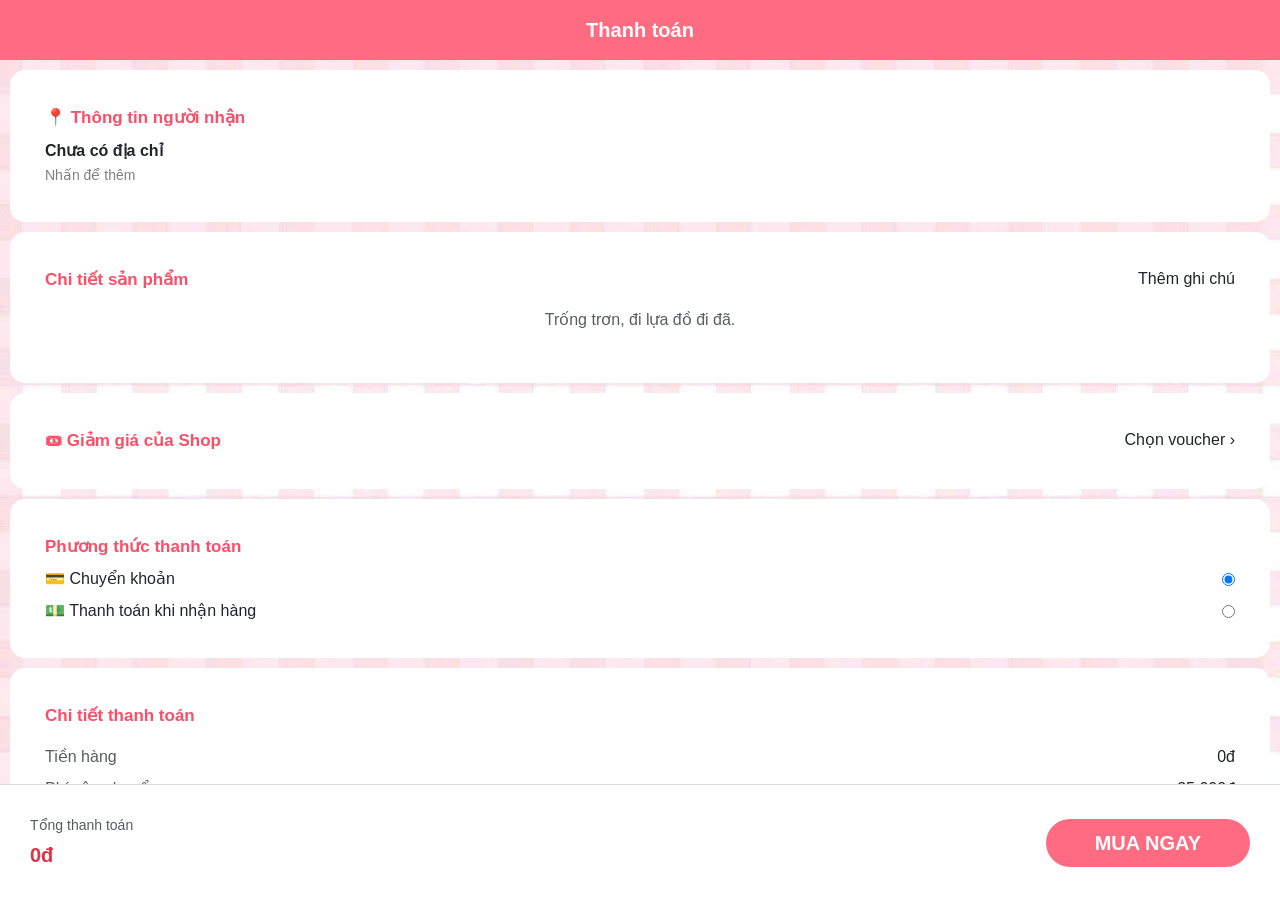
<file: html/pay.html>
<!doctype html>
<html lang="vi">
  <head>
    <meta charset="UTF-8" />
    <title>Thanh toán</title>

    <link rel="stylesheet" href="../css/bootstrap.min.css" />
    <script src="../js/bootstrap.bundle.min.js"></script>
    <link rel="stylesheet" href="../css/pay.css" />
  </head>

  <body>
    <div class="header">Thanh toán</div>

    <!-- THÔNG TIN NGƯỜI NHẬN -->
    <div
      class="card-custom"
      data-bs-toggle="modal"
      data-bs-target="#addressModal"
      style="cursor: pointer"
    >
      <div class="d-flex justify-content-between">
        <span class="title">📍 Thông tin người nhận</span>
      </div>
      <div class="mt-2">
        <b>Chưa có địa chỉ</b>
        <br />
        <span class="small-text">Nhấn để thêm</span>
      </div>
    </div>

    <!-- SẢN PHẨM -->
    <div class="card-custom">
      <div class="d-flex justify-content-between">
        <span class="title">Chi tiết sản phẩm</span>
        <span
          data-bs-toggle="modal"
          data-bs-target="#noteModal"
          style="cursor: pointer"
        >
          Thêm ghi chú
        </span>
      </div>
      <div id="checkout-items-container" class="mt-3"></div>
    </div>

    <!-- VOUCHER -->
    <div
      class="card-custom d-flex justify-content-between"
      data-bs-toggle="modal"
      data-bs-target="#voucherModal"
      style="cursor: pointer"
    >
      <span class="title">🎟 Giảm giá của Shop</span>
      <span>Chọn voucher ›</span>
    </div>

    <!-- PHƯƠNG THỨC THANH TOÁN -->
    <div class="card-custom">
      <div class="title mb-2">Phương thức thanh toán</div>

      <div class="d-flex justify-content-between align-items-center mb-2">
        <span>💳 Chuyển khoản</span>
        <input type="radio" name="payment" value="bank" checked />
      </div>

      <div class="d-flex justify-content-between align-items-center">
        <span>💵 Thanh toán khi nhận hàng</span>
        <input type="radio" name="payment" value="cod" />
      </div>
    </div>

    <!-- CHI TIẾT THANH TOÁN -->
    <div class="card-custom">
      <div class="title mb-3">Chi tiết thanh toán</div>

      <div class="d-flex justify-content-between align-items-center mb-2">
        <span class="text-muted">Tiền hàng</span>
        <span id="checkout-subtotal" class="fw-medium">0đ</span>
      </div>

      <div class="d-flex justify-content-between align-items-center mb-2">
        <span class="text-muted">Phí vận chuyển</span>
        <span id="checkout-shipping" class="fw-medium">35.000đ</span>
      </div>

      <div
        id="discount-row"
        class="d-flex justify-content-between align-items-center mb-3 pb-3 border-bottom text-success d-none"
      >
        <span>Mã giảm giá</span>
        <span id="checkout-discount" class="fw-medium">-0đ</span>
      </div>

      <div
        class="d-flex justify-content-between align-items-center fw-bold fs-5"
      >
        <span>Tổng thanh toán</span>
        <span id="checkout-total" class="text-danger">0đ</span>
      </div>
    </div>

    <div class="bottom-bar d-flex justify-content-between align-items-center">
      <div>
        <div class="small-text text-muted mb-1">Tổng thanh toán</div>
        <div id="bottom-total" class="fw-bold text-danger fs-5">0đ</div>
      </div>

      <button
        id="btn-confirm-pay"
        class="btn btn-main px-5 py-2 fw-bold rounded-pill"
      >
        MUA NGAY
      </button>
    </div>
    
    <!-- ================= MODAL ================= -->
    <!-- MODAL ĐỊA CHỈ -->
    <div class="modal fade" id="addressModal">
      <div class="modal-dialog">
        <div class="modal-content">
          <div class="modal-header">
            <h5 class="modal-title">Thêm địa chỉ</h5>
          </div>
          <div class="modal-body">
            <input
              type="text"
              id="ten-nguoi-nhan"
              class="form-control mb-2"
              placeholder="Họ và tên"
            />

            <input
              type="tel"
              id="sdt-nguoi-nhan"
              class="form-control mb-2"
              placeholder="Số điện thoại"
            />

            <select id="tinh" class="form-select mb-2">
              <option value="">Chọn Tỉnh / Thành</option>
            </select>

            <select id="quan" class="form-select mb-2">
              <option value="">Chọn Quận / Huyện</option>
            </select>

            <select id="phuong" class="form-select mb-2">
              <option value="">Chọn Phường / Xã</option>
            </select>

            <input
              type="text"
              id="so-nha"
              class="form-control"
              placeholder="Số nhà, đường"
            />
          </div>

          <div class="modal-footer d-flex justify-content-between">
            <button class="btn btn-secondary" data-bs-dismiss="modal">
              Hủy bỏ
            </button>
            <button class="btn btn-danger">Thêm địa chỉ</button>
          </div>
        </div>
      </div>
    </div>
    <!-- GHI CHÚ -->
    <div class="modal fade" id="noteModal">
      <div class="modal-dialog modal-dialog-bottom">
        <div class="modal-content p-3">
          <h5>Ghi chú đơn hàng</h5>
          <textarea
            class="form-control"
            rows="4"
            placeholder="Nhập ghi chú..."
          ></textarea>

          <div class="d-flex justify-content-end mt-3">
            <button class="btn btn-secondary me-2" data-bs-dismiss="modal">
              Đóng
            </button>
            <button class="btn btn-main">Lưu</button>
          </div>
        </div>
      </div>
    </div>

    <!-- VOUCHER -->
    <div class="modal fade" id="voucherModal">
      <div class="modal-dialog modal-dialog-bottom">
        <div class="modal-content p-3">
          <h5>Ưu đãi</h5>
          <input id="voucher-input" class="form-control mt-2" placeholder="Nhập mã ưu đãi" />

          <div class="d-flex justify-content-end mt-3">
            <button class="btn btn-secondary me-2" data-bs-dismiss="modal">
              Đóng
            </button>
            <button id="btn-apply-voucher" class="btn btn-main">Áp dụng</button>
          </div>
        </div>
      </div>
    </div>
    
    <!--MODAL THANH TOAN CHUYEN KHOAN-->
    <div class="modal fade" id="qrModal">
      <div class="modal-dialog modal-dialog-centered">
        <div class="modal-content text-center p-3">
          <h5>Quét mã QR để thanh toán</h5>
          <img
            src="../assets/img/qrcode-demo.jpg"
            class="d-block mx-auto"
            style="width: 200px"
          />

          <button class="btn btn-secondary mt-3" data-bs-dismiss="modal">
            Đóng
          </button>

          <button id="btn-paid" class="btn btn-success mt-3">
            Đã thanh toán
          </button>
        </div>
      </div>
    </div>

    <!-- js -->
    <script src="../js/main.js"></script>
    <script src="../js/pay.js"></script>
  </body>
</html>
</file>
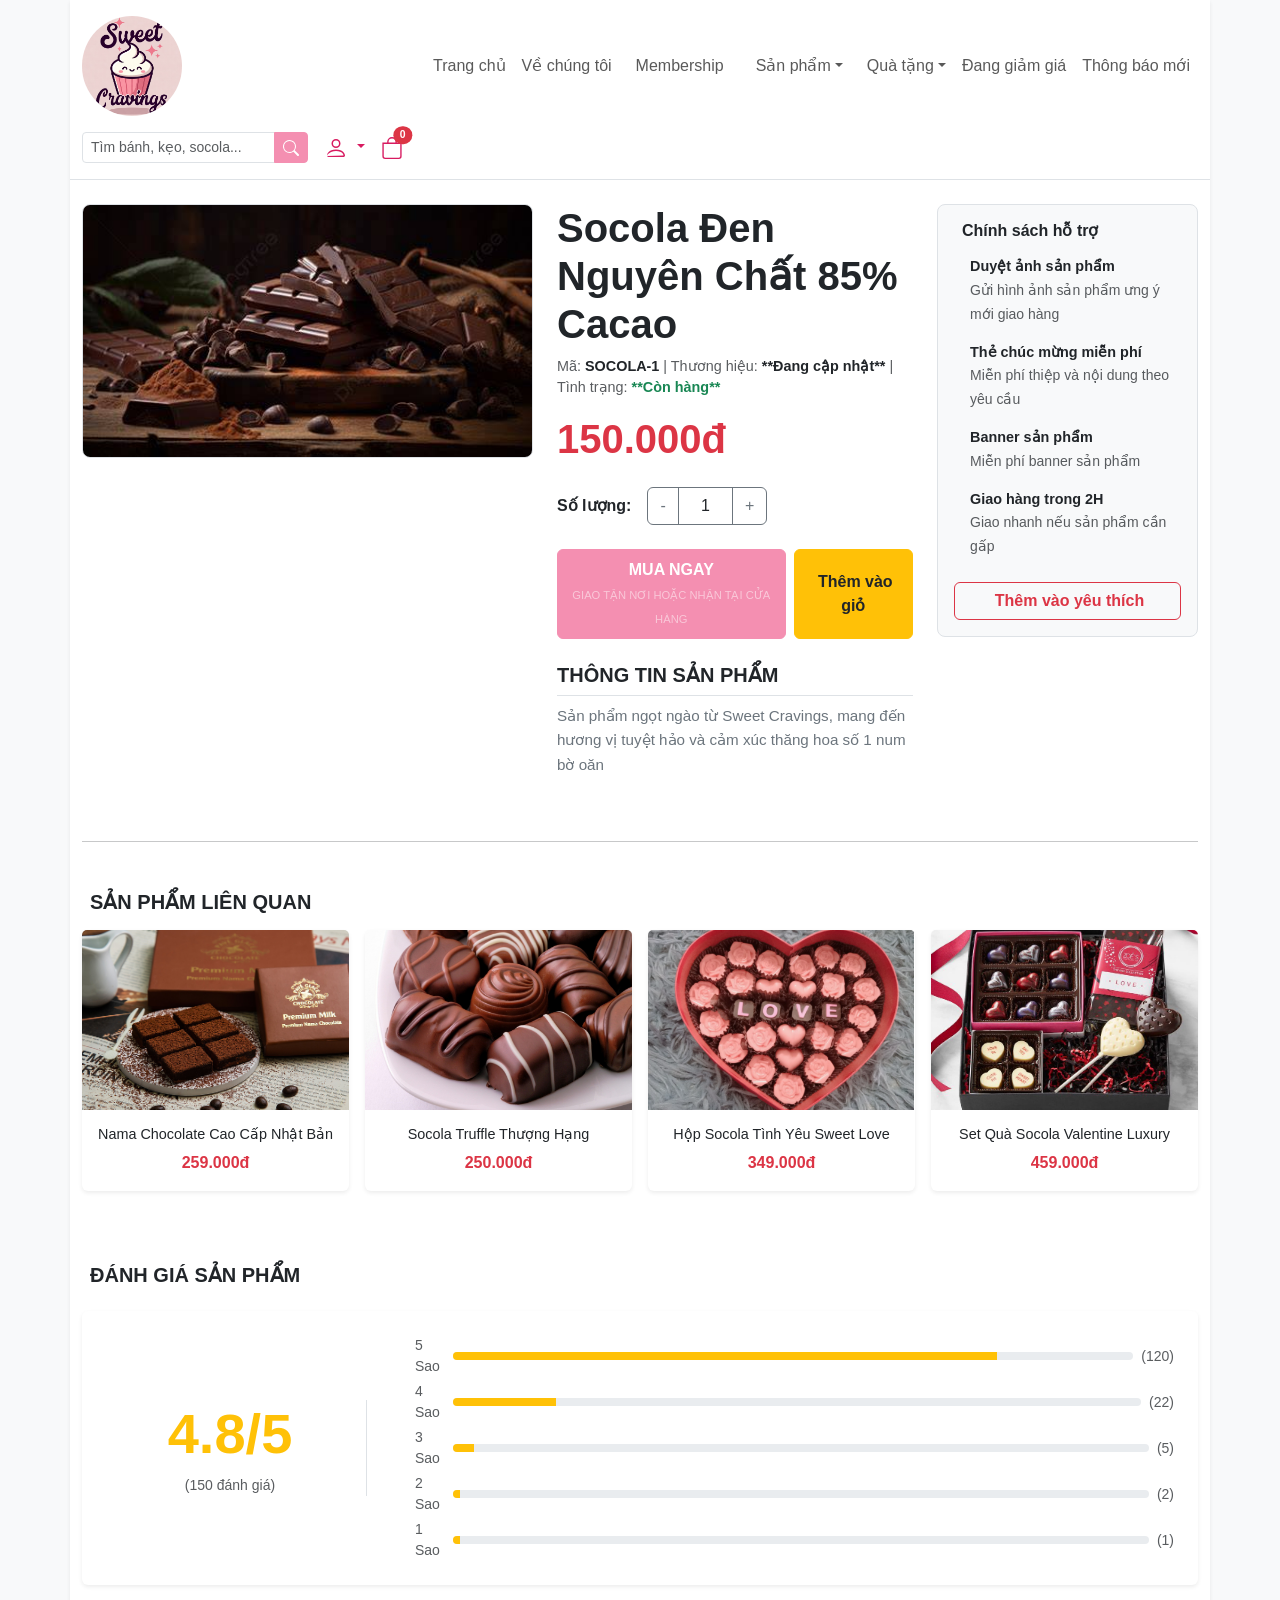
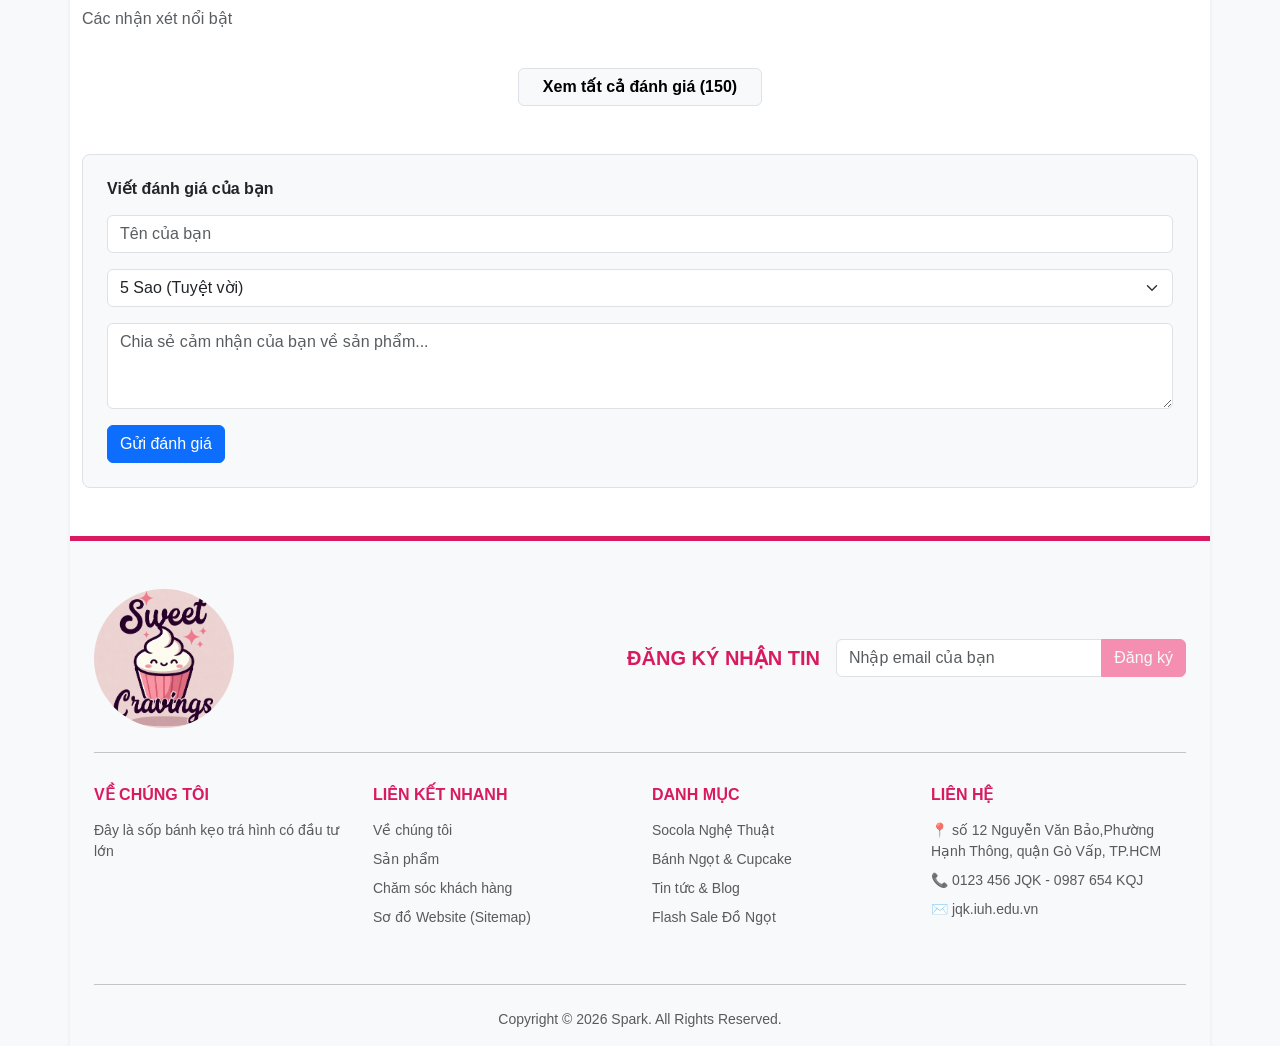
<file: html/product-detail.html>
<!doctype html>
<html lang="vn">
  <head>
    <meta charset="UTF-8" />
    <meta name="viewport" content="width=device-width, initial-scale=1.0" />
    <title>Thế Giới Đồ Ngọt Sweet Cravings</title>
    <link href="../css/bootstrap.min.css" rel="stylesheet" />
    <link href="../css/style.css" rel="stylesheet" />
    <script src="../js/bootstrap.bundle.min.js"></script>
  </head>

  <body class="bg-light">
    <div class="container shadow-sm bg-white p-0">
      <header class="py-3 border-bottom">
        <div
          class="container d-flex align-items-center justify-content-between gap-3 flex-wrap"
        >
          <div class="logo">
            <img
              src="../assets/img/logo.jpg"
              alt="Logo"
              class="img-fluid rounded-circle"
              width="100"
            />
          </div>

          <nav class="navbar navbar-expand-lg p-0">
            <button
              class="navbar-toggler"
              type="button"
              data-bs-toggle="collapse"
              data-bs-target="#navbarNavDropdown"
            >
              <span class="navbar-toggler-icon"></span>
            </button>

            <div class="collapse navbar-collapse" id="navbarNavDropdown">
              <ul class="navbar-nav me-auto mb-2 mb-lg-0 fw-medium">
                <li class="nav-item">
                  <a class="nav-link px-2" href="index.html">Trang chủ</a>
                </li>
                <li class="nav-item">
                  <a class="nav-link px-2" href="about.html">Về chúng tôi</a>
                </li>
                <li class="nav-item">
                  <a class="nav-link px-3" href="members-ship.html"
                    >Membership</a
                  >
                </li>
                <li class="nav-item dropdown">
                  <a
                    class="nav-link dropdown-toggle px-3"
                    href="#"
                    data-bs-toggle="dropdown"
                    >Sản phẩm</a
                  >
                  <ul class="dropdown-menu shadow-sm border-0">
                    <li>
                      <a class="dropdown-item" href="products.html#socola"
                        >Socola các loại</a
                      >
                    </li>

                    <li>
                      <a class="dropdown-item" href="products.html#cake"
                        >Bánh ngọt & Cupcake</a
                      >
                    </li>
                    <li>
                      <a class="dropdown-item" href="products.html#keo"
                        >Kẹo dẻo & Marshmallow</a
                      >
                    </li>
                  </ul>
                </li>
                <li class="nav-item dropdown">
                  <a
                    class="nav-link dropdown-toggle px-2"
                    href="#"
                    data-bs-toggle="dropdown"
                    >Quà tặng</a
                  >
                  <ul class="dropdown-menu shadow-sm border-0">
                    <li>
                      <a class="dropdown-item" href="products.html#hopqua"
                        >Hộp quà Socola</a
                      >
                    </li>
                    <li>
                      <a class="dropdown-item" href="products.html#gioqua"
                        >Giỏ quà Bánh kẹo</a
                      >
                    </li>
                  </ul>
                </li>

                <li class="nav-item">
                  <a class="nav-link px-2" href="products.html#khuyenmai"
                    >Đang giảm giá</a
                  >
                </li>
                <li class="nav-item">
                  <a class="nav-link px-2" href="news.html">Thông báo mới</a>
                </li>
              </ul>
            </div>
          </nav>

          <div class="d-flex align-items-center gap-3">
            <form id="searchForm" class="d-none d-md-block">
              <div class="input-group">
                <input
                  id="search-inp"
                  type="text"
                  class="form-control form-control-sm"
                  placeholder="Tìm bánh, kẹo, socola..."
                />
                <button class="btn btn-danger btn-sm" type="submit">
                  <svg
                    xmlns="http://www.w3.org/2000/svg"
                    width="16"
                    height="16"
                    fill="currentColor"
                    viewBox="0 0 16 16"
                  >
                    <path
                      d="M11.742 10.344a6.5 6.5 0 1 0-1.397 1.398h-.001q.044.06.098.115l3.85 3.85a1 1 0 0 0 1.415-1.414l-3.85-3.85a1 1 0 0 0-.115-.1zM12 6.5a5.5 5.5 0 1 1-11 0 5.5 5.5 0 0 1 11 0z"
                    />
                  </svg>
                </button>
              </div>
            </form>

            <div class="dropdown">
              <a
                class="text-danger dropdown-toggle text-decoration-none"
                href="#"
                data-bs-toggle="dropdown"
              >
                <svg
                  xmlns="http://www.w3.org/2000/svg"
                  width="24"
                  height="24"
                  fill="currentColor"
                  viewBox="0 0 16 16"
                >
                  <path
                    d="M8 8a3 3 0 1 0 0-6 3 3 0 0 0 0 6m2-3a2 2 0 1 1-4 0 2 2 0 0 1 4 0m4 8c0 1-1 1-1 1H3s-1 0-1-1 1-4 6-4 6 3 6 4m-1-.004c-.001-.246-.154-.986-.832-1.664C11.516 10.68 10.289 10 8 10s-3.516.68-4.832 1.664C2.154 12.333 2.001 13.078 2 13.324z"
                  />
                </svg>
              </a>
              <ul class="dropdown-menu dropdown-menu-end shadow-sm border-0">
                <li>
                  <a class="dropdown-item" href="login.html">Đăng nhập</a>
                </li>
                <li>
                  <a class="dropdown-item" href="register.html">Đăng ký</a>
                </li>
              </ul>
            </div>

            <!--  GIỎ HÀNG -->
            <a
              class="text-danger position-relative text-decoration-none"
              href="cart.html"
            >
              <svg
                xmlns="http://www.w3.org/2000/svg"
                width="22"
                height="22"
                fill="currentColor"
                viewBox="0 0 16 16"
              >
                <path
                  d="M8 1a2.5 2.5 0 0 1 2.5 2.5V4h-5v-.5A2.5 2.5 0 0 1 8 1m3.5 3v-.5a3.5 3.5 0 1 0-7 0V4H1v10a2 2 0 0 0 2 2h10a2 2 0 0 0 2-2V4zM2 5h12v9a1 1 0 0 1-1 1H3a1 1 0 0 1-1-1z"
                />
              </svg>
              <span
                id="cart-count"
                class="position-absolute top-0 start-100 translate-middle badge rounded-pill bg-danger"
                style="font-size: 0.65rem"
                >0</span
              >
            </a>
          </div>
        </div>
      </header>

      <!-- ANH EM VIẾT PHẦN CỦA MÌNH TỪ ĐAY XUỐNG NHA BỎ ĐOẠN CODE BÊN DƯỚI ĐI-->
      <!-- CÁC TRANG CÓ LIÊN QUAN ĐẾN TRANG INDEX THÌ VIẾT TỪ ĐÂY XUỐNG  -->
      <!-- CÁC TRANG LIÊN QUAN XÓA TỪ ĐÂY XUỐNG DÒNG 252 (TRÊN PHẦN FOOTER) -->

      <div class="container mt-4 mb-5">
        <!-- product -->
        <div class="row g-4">
          <!-- left col: img -->
          <div class="col-md-5">
            <div
              class="product-image-container rounded-3 overflow-hidden border"
            >
              <img
                src="../assets/img/catbkla.png.webp"
                id="product-img"
                class="img-fluid w-100"
                alt=""
              />
            </div>
          </div>

          <!-- middle col: inf -->
          <div class="col-md-4">
            <h1 class="product-title fw-bold mb-2" id="product-name">
              Bé Mèo Ướt Át
            </h1>
            <div class="product-meta text-muted mb-3" style="font-size: 0.9rem">
              Mã: <span class="fw-bold text-dark">**PVN025**</span> | Thương
              hiệu: <span class="fw-bold text-dark">**Đang cập nhật**</span> |
              Tình trạng: <span class="fw-bold text-success">**Còn hàng**</span>
            </div>

            <div class="product-price mb-4">
              <span
                class="current-price text-danger fw-bold display-6"
                id="product-price-new"
                >560.000đ</span
              >
              <span
                class="old-price text-decoration-line-through text-muted ms-2"
                id="product-price-old"
                style="display: none"
              ></span>
            </div>

            <div class="product-quantity d-flex align-items-center mb-4">
              <span class="fw-bold me-3">Số lượng:</span>
              <div class="input-group" style="width: 120px">
                <button
                  class="btn btn-outline-secondary"
                  type="button"
                  onclick="changeQty(-1)"
                >
                  -
                </button>
                <input
                  type="text"
                  class="form-control text-center border-secondary"
                  id="qty"
                  value="1"
                />
                <button
                  class="btn btn-outline-secondary"
                  type="button"
                  onclick="changeQty(1)"
                >
                  +
                </button>
              </div>
            </div>

            <div class="d-flex gap-2 mb-4">
              <button
                class="btn btn-danger flex-grow-1 py-2 text-uppercase fw-bold"
              >
                Mua Ngay <br />
                <small class="fw-normal text-white-50" style="font-size: 0.7rem"
                  >Giao tận nơi hoặc nhận tại cửa hàng</small
                >
              </button>
              <button
                class="btn btn-warning flex-grow-1 py-2 fw-bold text-dark"
              >
                <i class="fas fa-cart-plus me-1"></i> Thêm vào giỏ
              </button>
            </div>

            <div class="product-description">
              <h5 class="text-uppercase fw-bold border-bottom pb-2 mb-2">
                Thông tin sản phẩm
              </h5>
              <p
                class="text-secondary"
                id="product-desc"
                style="font-size: 0.95rem; line-height: 1.6"
              >
                Đây là con mồm lèo
              </p>
            </div>
          </div>

          <div class="col-md-3">
            <div class="policy-box border rounded-3 p-3 bg-light">
              <h6 class="fw-bold mb-3">
                <i class="fas fa-shield-alt me-2"></i>Chính sách hỗ trợ
              </h6>

              <div class="d-flex mb-3 align-items-start">
                <i class="fas fa-camera text-danger fs-5 me-3 mt-1"></i>
                <div>
                  <span class="fw-bold d-block" style="font-size: 0.9rem"
                    >Duyệt ảnh sản phẩm</span
                  >
                  <small class="text-muted"
                    >Gửi hình ảnh sản phẩm ưng ý mới giao hàng</small
                  >
                </div>
              </div>

              <div class="d-flex mb-3 align-items-start">
                <i class="fas fa-gift text-danger fs-5 me-3 mt-1"></i>
                <div>
                  <span class="fw-bold d-block" style="font-size: 0.9rem"
                    >Thẻ chúc mừng miễn phí</span
                  >
                  <small class="text-muted"
                    >Miễn phí thiệp và nội dung theo yêu cầu</small
                  >
                </div>
              </div>

              <div class="d-flex mb-3 align-items-start">
                <i class="fas fa-flag text-danger fs-5 me-3 mt-1"></i>
                <div>
                  <span class="fw-bold d-block" style="font-size: 0.9rem"
                    >Banner sản phẩm</span
                  >
                  <small class="text-muted">Miễn phí banner sản phẩm</small>
                </div>
              </div>

              <div class="d-flex mb-3 align-items-start">
                <i class="fas fa-shipping-fast text-danger fs-5 me-3 mt-1"></i>
                <div>
                  <span class="fw-bold d-block" style="font-size: 0.9rem"
                    >Giao hàng trong 2H</span
                  >
                  <small class="text-muted"
                    >Giao nhanh nếu sản phẩm cần gấp</small
                  >
                </div>
              </div>

              <button class="btn btn-outline-danger w-100 mt-2 fw-bold">
                <i class="far fa-heart me-1"></i> Thêm vào yêu thích
              </button>
            </div>
          </div>
        </div>

        <hr class="my-5" />

        <div class="mb-5">
          <h5 class="fw-bold text-uppercase mb-3">
            <i class="fas fa-th me-2"></i>Sản phẩm liên quan
          </h5>

          <div id="related-products" class="row g-3">
            <p class="text-center">Đang tải sản phẩm...</p>
          </div>
        </div>

        <div class="review-section">
          <h5 class="fw-bold text-uppercase mb-4">
            <i class="fas fa-star me-2"></i>Đánh giá sản phẩm
          </h5>

          <div class="card border-0 shadow-sm mb-4">
            <div class="card-body p-4">
              <div class="row align-items-center">
                <div class="col-md-3 text-center border-end">
                  <div
                    class="display-4 fw-bold text-warning"
                    id="rating-average"
                  >
                    4.8/5
                  </div>
                  <div class="text-warning mb-2">
                    <i class="fas fa-star"></i><i class="fas fa-star"></i
                    ><i class="fas fa-star"></i><i class="fas fa-star"></i
                    ><i class="fas fa-star-half-alt"></i>
                  </div>
                  <div class="text-muted small">(150 đánh giá)</div>
                </div>
                <div class="col-md-9 ps-md-5">
                  <!-- Progress bars for ratings -->
                  <div class="d-flex align-items-center mb-1">
                    <span class="text-muted small me-2" style="width: 30px"
                      >5 Sao</span
                    >
                    <div class="progress flex-grow-1" style="height: 8px">
                      <div
                        class="progress-bar bg-warning"
                        role="progressbar"
                        style="width: 80%"
                      ></div>
                    </div>
                    <span class="text-muted small ms-2">(120)</span>
                  </div>
                  <div class="d-flex align-items-center mb-1">
                    <span class="text-muted small me-2" style="width: 30px"
                      >4 Sao</span
                    >
                    <div class="progress flex-grow-1" style="height: 8px">
                      <div
                        class="progress-bar bg-warning"
                        role="progressbar"
                        style="width: 15%"
                      ></div>
                    </div>
                    <span class="text-muted small ms-2">(22)</span>
                  </div>
                  <div class="d-flex align-items-center mb-1">
                    <span class="text-muted small me-2" style="width: 30px"
                      >3 Sao</span
                    >
                    <div class="progress flex-grow-1" style="height: 8px">
                      <div
                        class="progress-bar bg-warning"
                        role="progressbar"
                        style="width: 3%"
                      ></div>
                    </div>
                    <span class="text-muted small ms-2">(5)</span>
                  </div>
                  <div class="d-flex align-items-center mb-1">
                    <span class="text-muted small me-2" style="width: 30px"
                      >2 Sao</span
                    >
                    <div class="progress flex-grow-1" style="height: 8px">
                      <div
                        class="progress-bar bg-warning"
                        role="progressbar"
                        style="width: 1%"
                      ></div>
                    </div>
                    <span class="text-muted small ms-2">(2)</span>
                  </div>
                  <div class="d-flex align-items-center">
                    <span class="text-muted small me-2" style="width: 30px"
                      >1 Sao</span
                    >
                    <div class="progress flex-grow-1" style="height: 8px">
                      <div
                        class="progress-bar bg-warning"
                        role="progressbar"
                        style="width: 1%"
                      ></div>
                    </div>
                    <span class="text-muted small ms-2">(1)</span>
                  </div>
                </div>
              </div>
            </div>
          </div>

          <h6 class="text-muted mb-3">Các nhận xét nổi bật</h6>

          <div id="review-list">
            <div class="review-item card mb-3 border-0 shadow-sm"></div>
          </div>

          <div class="text-center mt-4">
            <button class="btn btn-light border fw-bold px-4">
              Xem tất cả đánh giá (150)
            </button>
          </div>

          <div class="mt-5 p-4 bg-light rounded-3 border">
            <h6 class="fw-bold mb-3">Viết đánh giá của bạn</h6>
            <form id="review-form">
              <div class="mb-3">
                <input
                  type="text"
                  class="form-control"
                  id="review-name"
                  placeholder="Tên của bạn"
                />
              </div>
              <div class="mb-3">
                <select class="form-select" id="review-stars">
                  <option value="5">5 Sao (Tuyệt vời)</option>
                  <option value="4">4 Sao (Tốt)</option>
                  <option value="3">3 Sao (Bình thường)</option>
                  <option value="2">2 Sao (Tệ)</option>
                  <option value="1">1 Sao (Rất tệ)</option>
                </select>
              </div>
              <div class="mb-3">
                <textarea
                  class="form-control"
                  id="review-text"
                  rows="3"
                  placeholder="Chia sẻ cảm nhận của bạn về sản phẩm..."
                ></textarea>
              </div>
              <button
                type="button"
                id="btn-submit-review"
                class="btn btn-primary"
              >
                Gửi đánh giá
              </button>
            </form>
          </div>
        </div>
      </div>
      <!-- PHẦN FOOTER NÀY NHỮNG TRANG NÀO LẤY GIAO DIỆN TỪ INDEX THÌ ĐỀU PHAỈ GIỮ LẠI -->
      <footer
        class="mt-5 pt-5 pb-3 bg-light"
        style="border-top: solid 5px #d81b60"
      >
        <div class="container px-4">
          <div class="row align-items-center mb-4">
            <div class="col-md-4 text-center text-md-start mb-3 mb-md-0">
              <img
                src="../assets/img/logo.jpg"
                width="140"
                alt="Sweet Cravings Logo"
                class="rounded-circle"
              />
            </div>
            <div class="col-md-8">
              <div
                class="d-flex flex-column flex-md-row align-items-md-center justify-content-md-end gap-3"
              >
                <h5 class="m-0 fw-bold" style="color: #d81b60">
                  ĐĂNG KÝ NHẬN TIN
                </h5>
                <div class="input-group" style="max-width: 350px">
                  <input
                    type="email"
                    class="form-control"
                    placeholder="Nhập email của bạn"
                  />
                  <button class="btn btn-danger text-light">Đăng ký</button>
                </div>
              </div>
            </div>
          </div>

          <hr />

          <div class="row pt-3">
            <div class="col-md-3 mb-4">
              <h6 class="fw-bold mb-3" style="color: #d81b60">VỀ CHÚNG TÔI</h6>
              <p class="small text-muted">
                Đây là sốp bánh kẹo trá hình có đầu tư lớn
              </p>
            </div>

            <div class="col-md-3 mb-4">
              <h6 class="fw-bold mb-3" style="color: #d81b60">
                LIÊN KẾT NHANH
              </h6>
              <ul class="list-unstyled small custom-link-list">
                <li class="mb-2">
                  <a href="about.html" class="text-decoration-none text-muted"
                    >Về chúng tôi</a
                  >
                </li>
                <li class="mb-2">
                  <a
                    href="products.html"
                    class="text-decoration-none text-muted"
                    >Sản phẩm</a
                  >
                </li>
                <li class="mb-2">
                  <a
                    href="#"
                    data-bs-toggle="modal"
                    data-bs-target="#rickRollModal"
                    class="text-decoration-none text-muted"
                    >Chăm sóc khách hàng</a
                  >
                </li>
                <li class="mb-2">
                  <a href="sitemap.html" class="text-decoration-none text-muted"
                    >Sơ đồ Website (Sitemap)</a
                  >
                </li>
              </ul>
            </div>

            <div class="col-md-3 mb-4">
              <h6 class="fw-bold mb-3" style="color: #d81b60">DANH MỤC</h6>
              <ul class="list-unstyled small custom-link-list">
                <li class="mb-2">
                  <a
                    href="products.html#socola"
                    class="text-decoration-none text-muted"
                    >Socola Nghệ Thuật</a
                  >
                </li>
                <li class="mb-2">
                  <a
                    href="products.html#cake"
                    class="text-decoration-none text-muted"
                    >Bánh Ngọt & Cupcake</a
                  >
                </li>
                <li class="mb-2">
                  <a href="news.html" class="text-decoration-none text-muted"
                    >Tin tức & Blog</a
                  >
                </li>
                <li class="mb-2">
                  <a
                    href="products.html#khuyenmai"
                    class="text-decoration-none text-muted"
                    >Flash Sale Đồ Ngọt</a
                  >
                </li>
              </ul>
            </div>

            <div class="col-md-3 mb-4 small text-muted">
              <h6 class="fw-bold mb-3" style="color: #d81b60">LIÊN HỆ</h6>
              <p class="mb-2">
                📍 số 12 Nguyễn Văn Bảo,Phường Hạnh Thông, quận Gò Vấp, TP.HCM
              </p>
              <p class="mb-2">📞 0123 456 JQK - 0987 654 KQJ</p>
              <p class="mb-2">✉️ jqk.iuh.edu.vn</p>
            </div>
          </div>

          <hr />

          <div class="text-center small text-muted pt-2">
            <p class="mb-0">Copyright © 2026 Spark. All Rights Reserved.</p>
          </div>
        </div>
      </footer>
    </div>

    <!-- chăm sóc khách hàng -->
    <div class="modal fade" id="rickRollModal" tabindex="-1" aria-hidden="true">
      <div class="modal-dialog modal-dialog-centered">
        <div class="modal-content border-danger" style="border-width: 3px">
          <div class="modal-header">
            <h5 class="modal-title fw-bold text-danger">
              📢 THÔNG BÁO TỪ TỔNG ĐÀI
            </h5>
            <button
              type="button"
              class="btn-close"
              data-bs-dismiss="modal"
              aria-label="Close"
            ></button>
          </div>
          <div class="modal-body text-center p-4">
            <img
              src="../assets/img/customerservice.png"
              class="img-fluid rounded shadow-sm mb-3"
              alt="Please wait"
            />

            <h5 class="fw-bold text-secondary">Hệ thống đang bận...</h5>
            <p class="text-muted small">
              Vui lòng chờ trong khi chuyên viên của chúng tôi đang đi mua bánh
              kẹo. Xin cảm ơn!
            </p>

            <div class="progress mt-3" style="height: 10px">
              <div
                class="progress-bar progress-bar-striped progress-bar-animated bg-info"
                role="progressbar"
                style="width: 99%"
              ></div>
            </div>
            <small class="text-muted mt-2 d-block">Đang tải... 99%</small>
          </div>
          <div class="modal-footer">
            <button
              type="button"
              class="btn btn-danger text-white w-100"
              data-bs-dismiss="modal"
            >
              Đã hiểu
            </button>
          </div>
        </div>
      </div>
    </div>
    <script src="../js/data.js"></script>
    <script src="../js/main.js"></script>
    <script src="../js/product-detail.js"></script>
  </body>
</html>
</file>
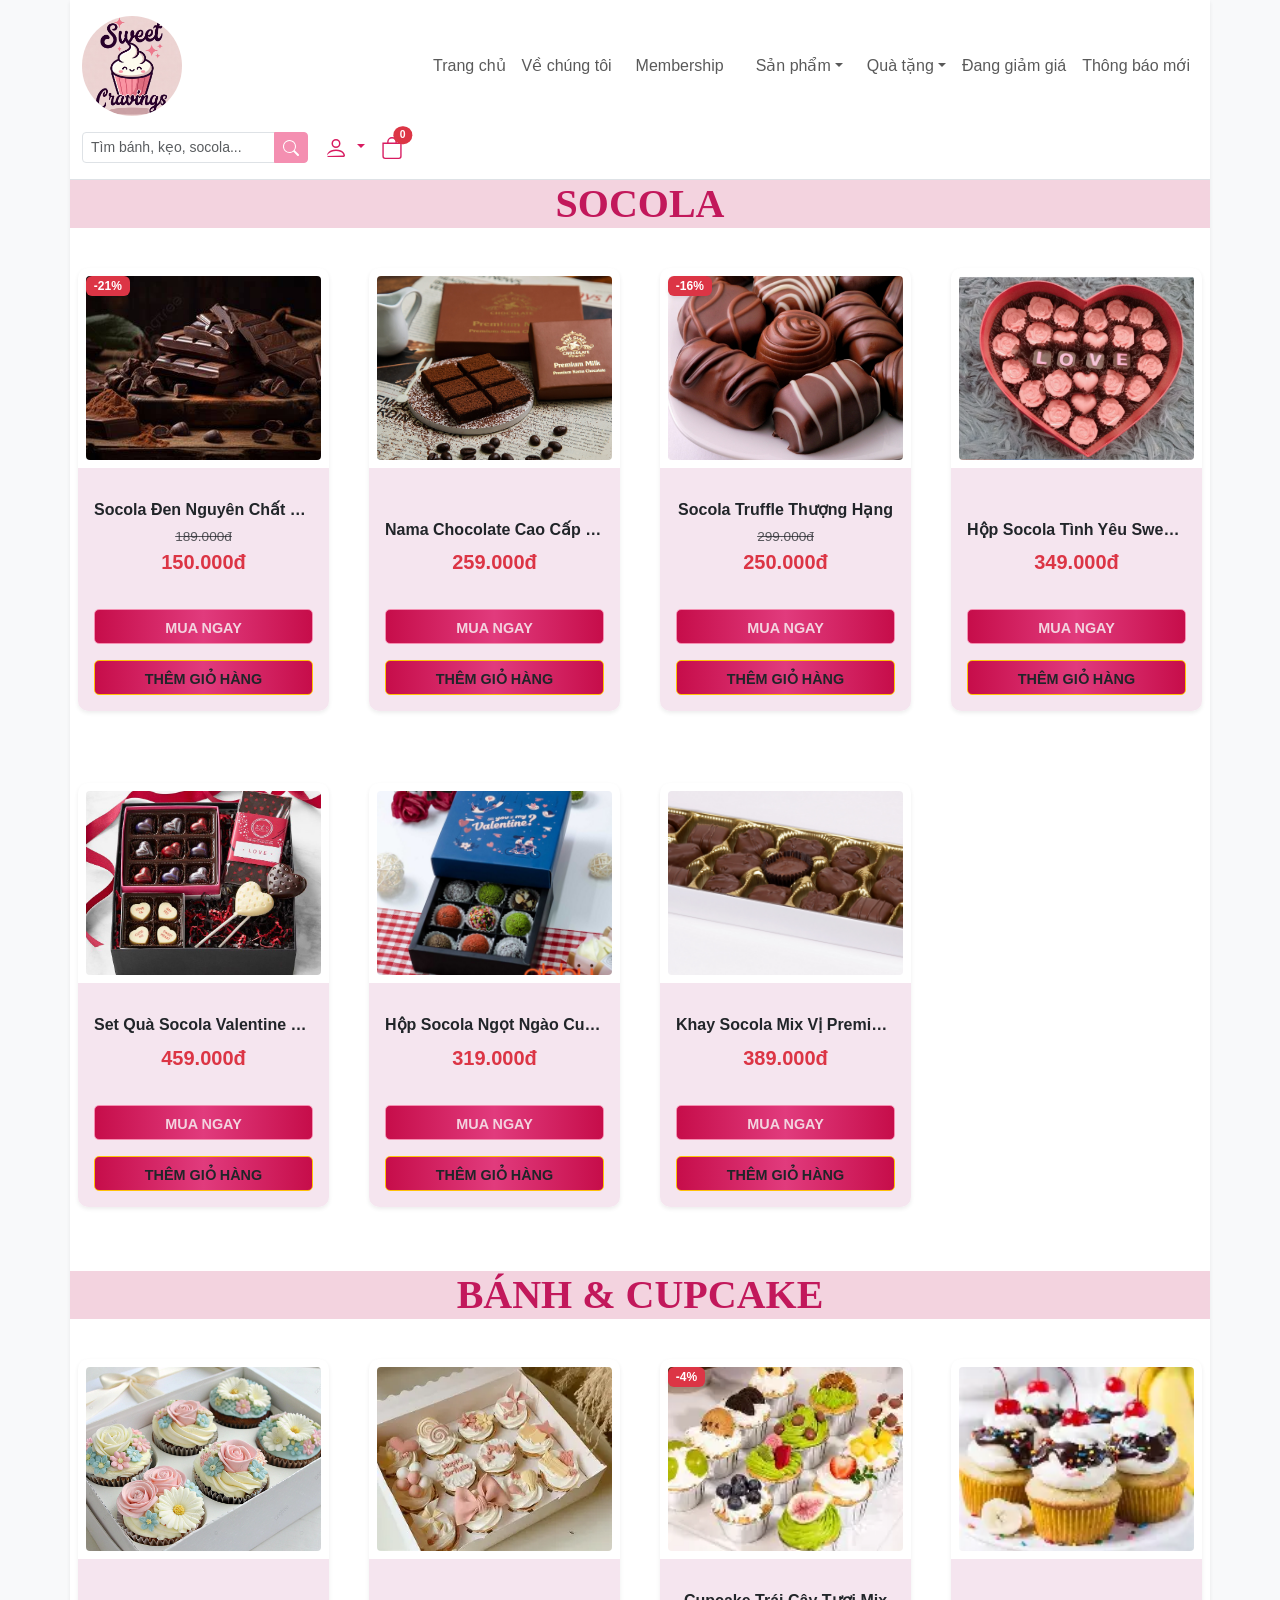
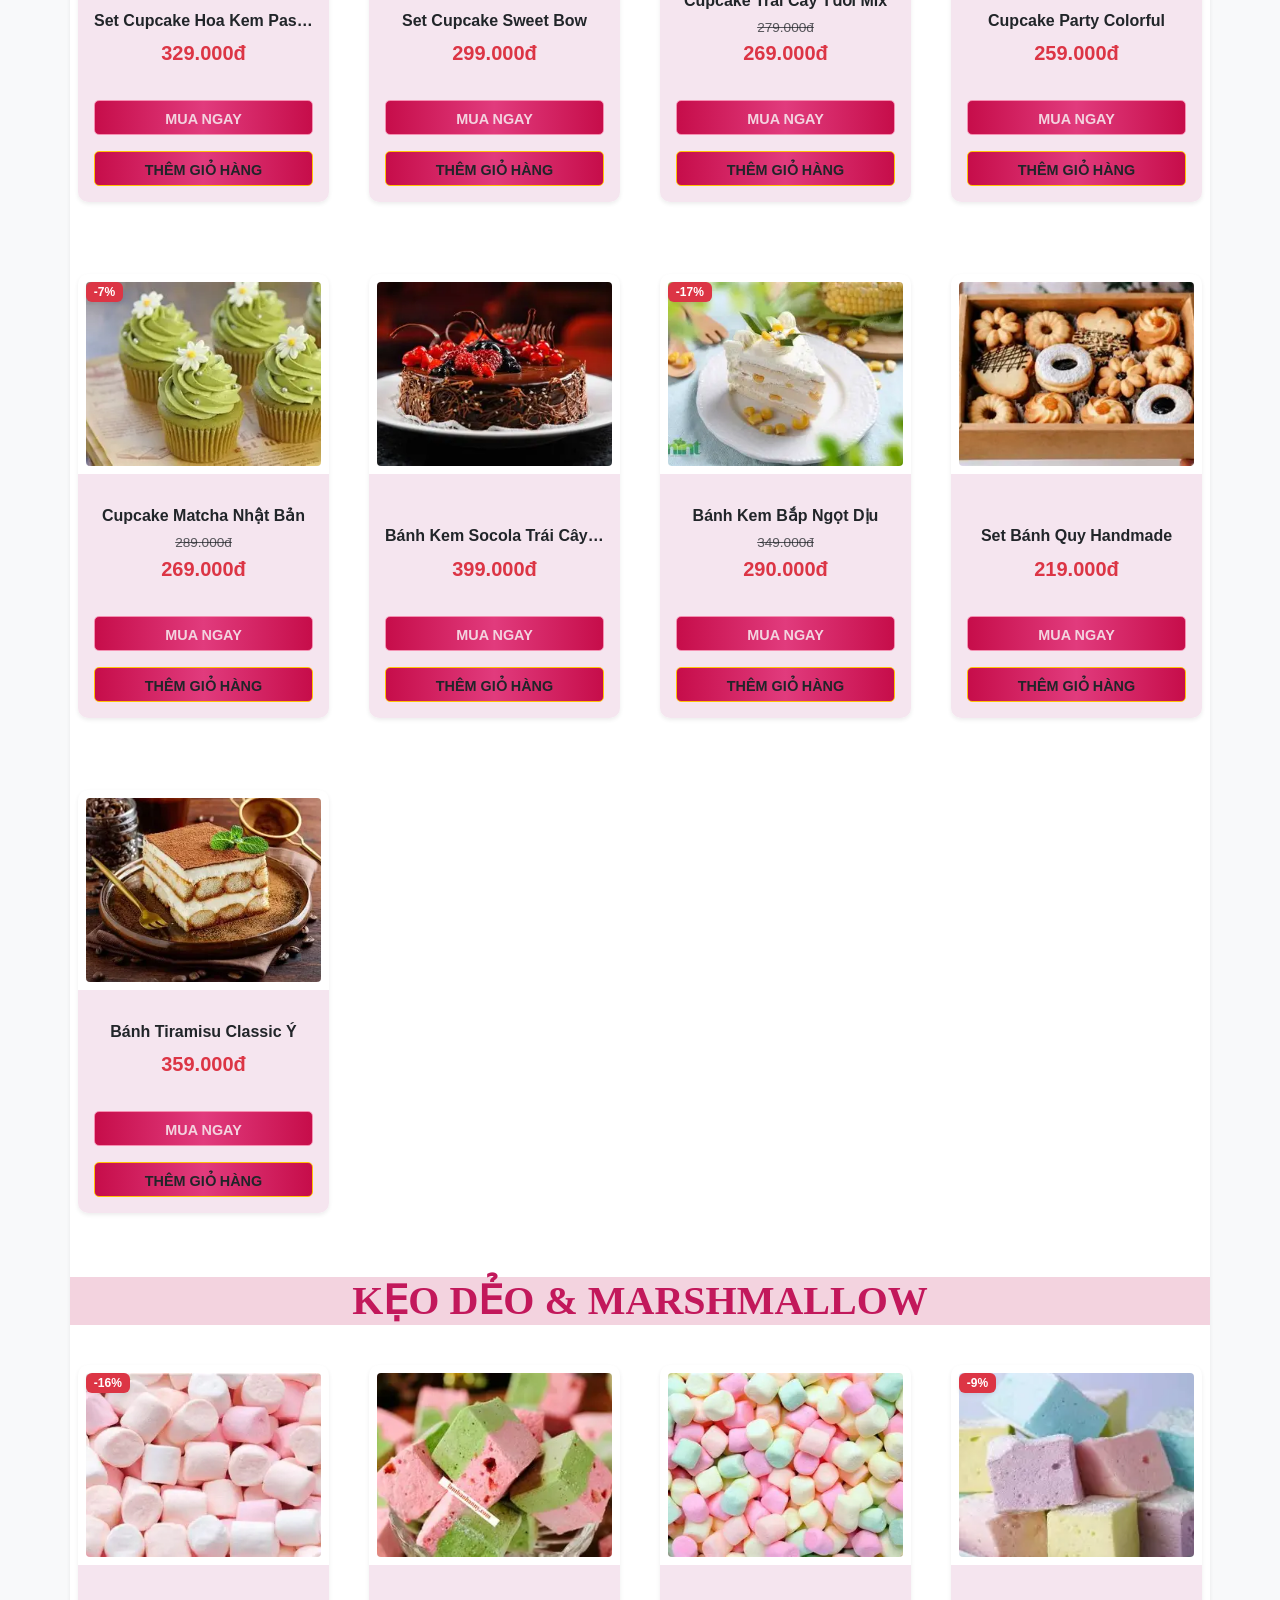
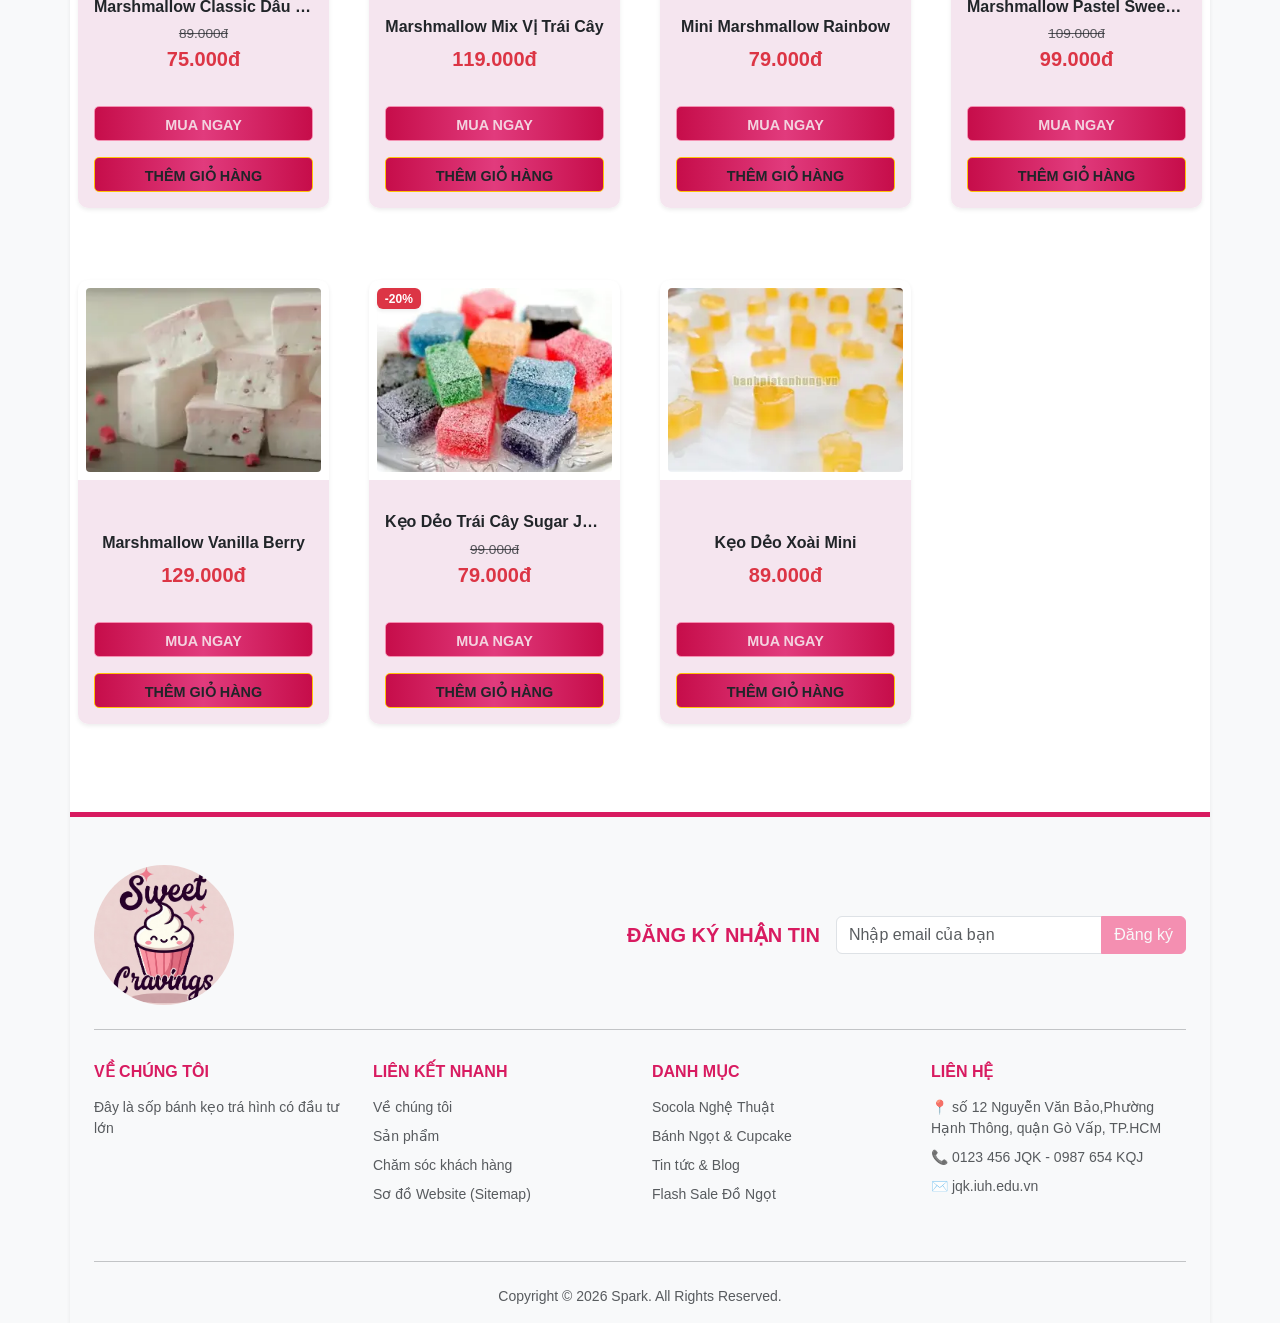
<file: html/products.html>
<!doctype html>
<html lang="vn">
  <head>
    <meta charset="UTF-8" />
    <meta name="viewport" content="width=device-width, initial-scale=1.0" />
    <title>Thế Giới Đồ Ngọt Sweet Cravings</title>
    <link href="../css/bootstrap.min.css" rel="stylesheet" />
    <link href="../css/style.css" rel="stylesheet" />
    <script src="../js/bootstrap.bundle.min.js"></script>
  </head>

  <body class="bg-light">
    <div class="container shadow-sm bg-white p-0">
      <header class="py-3 border-bottom">
        <div
          class="container d-flex align-items-center justify-content-between gap-3 flex-wrap"
        >
          <div class="logo">
            <img
              src="../assets/img/logo.jpg"
              alt="Logo"
              class="img-fluid rounded-circle"
              width="100"
            />
          </div>

          <nav class="navbar navbar-expand-lg p-0">
            <button
              class="navbar-toggler"
              type="button"
              data-bs-toggle="collapse"
              data-bs-target="#navbarNavDropdown"
            >
              <span class="navbar-toggler-icon"></span>
            </button>

            <div class="collapse navbar-collapse" id="navbarNavDropdown">
              <ul class="navbar-nav me-auto mb-2 mb-lg-0 fw-medium">
                <li class="nav-item">
                  <a class="nav-link px-2" href="index.html">Trang chủ</a>
                </li>
                <li class="nav-item">
                  <a class="nav-link px-2" href="about.html">Về chúng tôi</a>
                </li>
                <li class="nav-item">
                  <a class="nav-link px-3" href="members-ship.html"
                    >Membership</a
                  >
                </li>
                <li class="nav-item dropdown">
                  <a
                    class="nav-link dropdown-toggle px-3"
                    href="#"
                    data-bs-toggle="dropdown"
                    >Sản phẩm</a
                  >
                  <ul class="dropdown-menu shadow-sm border-0">
                    <li>
                      <a class="dropdown-item" href="products.html#socola"
                        >Socola các loại</a
                      >
                    </li>

                    <li>
                      <a class="dropdown-item" href="products.html#cake"
                        >Bánh ngọt & Cupcake</a
                      >
                    </li>
                    <li>
                      <a class="dropdown-item" href="products.html#keo"
                        >Kẹo dẻo & Marshmallow</a
                      >
                    </li>
                  </ul>
                </li>
                <li class="nav-item dropdown">
                  <a
                    class="nav-link dropdown-toggle px-2"
                    href="#"
                    data-bs-toggle="dropdown"
                    >Quà tặng</a
                  >
                  <ul class="dropdown-menu shadow-sm border-0">
                    <li>
                      <a class="dropdown-item" href="products.html#hopqua"
                        >Hộp quà Socola</a
                      >
                    </li>
                    <li>
                      <a class="dropdown-item" href="products.html#gioqua"
                        >Giỏ quà Bánh kẹo</a
                      >
                    </li>
                  </ul>
                </li>

                <li class="nav-item">
                  <a class="nav-link px-2" href="products.html#khuyenmai"
                    >Đang giảm giá</a
                  >
                </li>
                <li class="nav-item">
                  <a class="nav-link px-2" href="news.html">Thông báo mới</a>
                </li>
              </ul>
            </div>
          </nav>

          <div class="d-flex align-items-center gap-3">
            <form id="searchForm" class="d-none d-md-block">
              <div class="input-group">
                <input
                  id="search-inp"
                  type="text"
                  class="form-control form-control-sm"
                  placeholder="Tìm bánh, kẹo, socola..."
                />
                <button class="btn btn-danger btn-sm" type="submit">
                  <svg
                    xmlns="http://www.w3.org/2000/svg"
                    width="16"
                    height="16"
                    fill="currentColor"
                    viewBox="0 0 16 16"
                  >
                    <path
                      d="M11.742 10.344a6.5 6.5 0 1 0-1.397 1.398h-.001q.044.06.098.115l3.85 3.85a1 1 0 0 0 1.415-1.414l-3.85-3.85a1 1 0 0 0-.115-.1zM12 6.5a5.5 5.5 0 1 1-11 0 5.5 5.5 0 0 1 11 0z"
                    />
                  </svg>
                </button>
              </div>
            </form>

            <div class="dropdown">
              <a
                class="text-danger dropdown-toggle text-decoration-none"
                href="#"
                data-bs-toggle="dropdown"
              >
                <svg
                  xmlns="http://www.w3.org/2000/svg"
                  width="24"
                  height="24"
                  fill="currentColor"
                  viewBox="0 0 16 16"
                >
                  <path
                    d="M8 8a3 3 0 1 0 0-6 3 3 0 0 0 0 6m2-3a2 2 0 1 1-4 0 2 2 0 0 1 4 0m4 8c0 1-1 1-1 1H3s-1 0-1-1 1-4 6-4 6 3 6 4m-1-.004c-.001-.246-.154-.986-.832-1.664C11.516 10.68 10.289 10 8 10s-3.516.68-4.832 1.664C2.154 12.333 2.001 13.078 2 13.324z"
                  />
                </svg>
              </a>
              <ul class="dropdown-menu dropdown-menu-end shadow-sm border-0">
                <li>
                  <a class="dropdown-item" href="login.html">Đăng nhập</a>
                </li>
                <li>
                  <a class="dropdown-item" href="register.html">Đăng ký</a>
                </li>
              </ul>
            </div>

            <!--  GIỎ HÀNG -->
            <a
              class="text-danger position-relative text-decoration-none"
              href="cart.html"
            >
              <svg
                xmlns="http://www.w3.org/2000/svg"
                width="22"
                height="22"
                fill="currentColor"
                viewBox="0 0 16 16"
              >
                <path
                  d="M8 1a2.5 2.5 0 0 1 2.5 2.5V4h-5v-.5A2.5 2.5 0 0 1 8 1m3.5 3v-.5a3.5 3.5 0 1 0-7 0V4H1v10a2 2 0 0 0 2 2h10a2 2 0 0 0 2-2V4zM2 5h12v9a1 1 0 0 1-1 1H3a1 1 0 0 1-1-1z"
                />
              </svg>
              <span
                id="cart-count"
                class="position-absolute top-0 start-100 translate-middle badge rounded-pill bg-danger"
                style="font-size: 0.65rem"
                >0</span
              >
            </a>
          </div>
        </div>
      </header>
      <!---------------------------------------------PRODUCT---------------------------------------------->
      <section>
        <div id="socola" class="row category-section">
          <div class="col-12 text-center">
            <h1 id="title_product">SOCOLA</h1>
          </div>
        </div>
        <div id="socola-list" class="row pt-4 g-4 category-list"></div>

        <div id="cake" class="row mt-4 category-section">
          <div class="col-12 text-center">
            <h1 id="title_product">BÁNH & CUPCAKE</h1>
          </div>
        </div>
        <div id="cake-list" class="row pt-4 g-4 category-list"></div>

        <div id="keo" class="row mt-4 category-section">
          <div class="col-12 text-center">
            <h1 id="title_product">KẸO DẺO & MARSHMALLOW</h1>
          </div>
        </div>
        <div id="keo-list" class="row pt-4 g-4 category-list"></div>

        <div id="hopqua" class="row mt-4 category-section">
          <div class="col-12 text-center">
            <h1 id="title_qua">HỘP QUÀ SOCOLA</h1>
          </div>
        </div>
        <div id="hopqua-list" class="row pt-4 g-4 category-list"></div>

        <div id="gioqua" class="row mt-4 category-section">
          <div class="col-12 text-center">
            <h1 id="title_qua">GIỎ QUÀ BÁNH KẸO</h1>
          </div>
        </div>
        <div id="gioqua-list" class="row pt-4 g-4 category-list"></div>

        <!-- phan khuyen mai -->
        <div id="khuyenmai" class="row mt-4 category-section">
          <div class="col-12 text-center">
            <h1 id="title_qua" class="text-danger">
              🔥🔥🔥SALE CHÁY NHƯ PHI PHAI🔥🔥🔥
            </h1>
          </div>
        </div>
        <div id="khuyenmai-list" class="row pt-4 g-4 category-list"></div>
      </section>

      <!-- FOOOTER -->
      <footer
        class="mt-5 pt-5 pb-3 bg-light"
        style="border-top: solid 5px #d81b60"
      >
        <div class="container px-4">
          <div class="row align-items-center mb-4">
            <div class="col-md-4 text-center text-md-start mb-3 mb-md-0">
              <img
                src="../assets/img/logo.jpg"
                width="140"
                alt="Sweet Cravings Logo"
                class="rounded-circle"
              />
            </div>
            <div class="col-md-8">
              <div
                class="d-flex flex-column flex-md-row align-items-md-center justify-content-md-end gap-3"
              >
                <h5 class="m-0 fw-bold" style="color: #d81b60">
                  ĐĂNG KÝ NHẬN TIN
                </h5>
                <div class="input-group" style="max-width: 350px">
                  <input
                    type="email"
                    class="form-control"
                    placeholder="Nhập email của bạn"
                  />
                  <button class="btn btn-danger text-light">Đăng ký</button>
                </div>
              </div>
            </div>
          </div>

          <hr />

          <div class="row pt-3">
            <div class="col-md-3 mb-4">
              <h6 class="fw-bold mb-3" style="color: #d81b60">VỀ CHÚNG TÔI</h6>
              <p class="small text-muted">
                Đây là sốp bánh kẹo trá hình có đầu tư lớn
              </p>
            </div>

            <div class="col-md-3 mb-4">
              <h6 class="fw-bold mb-3" style="color: #d81b60">
                LIÊN KẾT NHANH
              </h6>
              <ul class="list-unstyled small custom-link-list">
                <li class="mb-2">
                  <a href="about.html" class="text-decoration-none text-muted"
                    >Về chúng tôi</a
                  >
                </li>
                <li class="mb-2">
                  <a
                    href="products.html"
                    class="text-decoration-none text-muted"
                    >Sản phẩm</a
                  >
                </li>
                <li class="mb-2">
                  <a
                    href="#"
                    data-bs-toggle="modal"
                    data-bs-target="#rickRollModal"
                    class="text-decoration-none text-muted"
                    >Chăm sóc khách hàng</a
                  >
                </li>
                <li class="mb-2">
                  <a href="sitemap.html" class="text-decoration-none text-muted"
                    >Sơ đồ Website (Sitemap)</a
                  >
                </li>
              </ul>
            </div>

            <div class="col-md-3 mb-4">
              <h6 class="fw-bold mb-3" style="color: #d81b60">DANH MỤC</h6>
              <ul class="list-unstyled small custom-link-list">
                <li class="mb-2">
                  <a
                    href="products.html#socola"
                    class="text-decoration-none text-muted"
                    >Socola Nghệ Thuật</a
                  >
                </li>
                <li class="mb-2">
                  <a
                    href="products.html#cake"
                    class="text-decoration-none text-muted"
                    >Bánh Ngọt & Cupcake</a
                  >
                </li>
                <li class="mb-2">
                  <a href="news.html" class="text-decoration-none text-muted"
                    >Tin tức & Blog</a
                  >
                </li>
                <li class="mb-2">
                  <a
                    href="products.html#khuyenmai"
                    class="text-decoration-none text-muted"
                    >Flash Sale Đồ Ngọt</a
                  >
                </li>
              </ul>
            </div>

            <div class="col-md-3 mb-4 small text-muted">
              <h6 class="fw-bold mb-3" style="color: #d81b60">LIÊN HỆ</h6>
              <p class="mb-2">
                📍 số 12 Nguyễn Văn Bảo,Phường Hạnh Thông, quận Gò Vấp, TP.HCM
              </p>
              <p class="mb-2">📞 0123 456 JQK - 0987 654 KQJ</p>
              <p class="mb-2">✉️ jqk.iuh.edu.vn</p>
            </div>
          </div>

          <hr />

          <div class="text-center small text-muted pt-2">
            <p class="mb-0">Copyright © 2026 Spark. All Rights Reserved.</p>
          </div>
        </div>
      </footer>
    </div>
    <!-- chăm sóc khách hàng -->
    <div class="modal fade" id="rickRollModal" tabindex="-1" aria-hidden="true">
      <div class="modal-dialog modal-dialog-centered">
        <div class="modal-content border-danger" style="border-width: 3px">
          <div class="modal-header">
            <h5 class="modal-title fw-bold text-danger">
              📢 THÔNG BÁO TỪ TỔNG ĐÀI
            </h5>
            <button
              type="button"
              class="btn-close"
              data-bs-dismiss="modal"
              aria-label="Close"
            ></button>
          </div>
          <div class="modal-body text-center p-4">
            <img
              src="../assets/img/customerservice.png"
              class="img-fluid rounded shadow-sm mb-3"
              alt="Please wait"
            />

            <h5 class="fw-bold text-secondary">Hệ thống đang bận...</h5>
            <p class="text-muted small">
              Vui lòng chờ trong khi chuyên viên của chúng tôi đang đi mua bánh
              kẹo. Xin cảm ơn!
            </p>

            <div class="progress mt-3" style="height: 10px">
              <div
                class="progress-bar progress-bar-striped progress-bar-animated bg-info"
                role="progressbar"
                style="width: 99%"
              ></div>
            </div>
            <small class="text-muted mt-2 d-block">Đang tải... 99%</small>
          </div>
          <div class="modal-footer">
            <button
              type="button"
              class="btn btn-danger text-white w-100"
              data-bs-dismiss="modal"
            >
              Đã hiểu
            </button>
          </div>
        </div>
      </div>
    </div>
    <script src="../js/data.js"></script>
    <script src="../js/main.js"></script>
    <script src="../js/products.js"></script>
  </body>
</html>
</file>
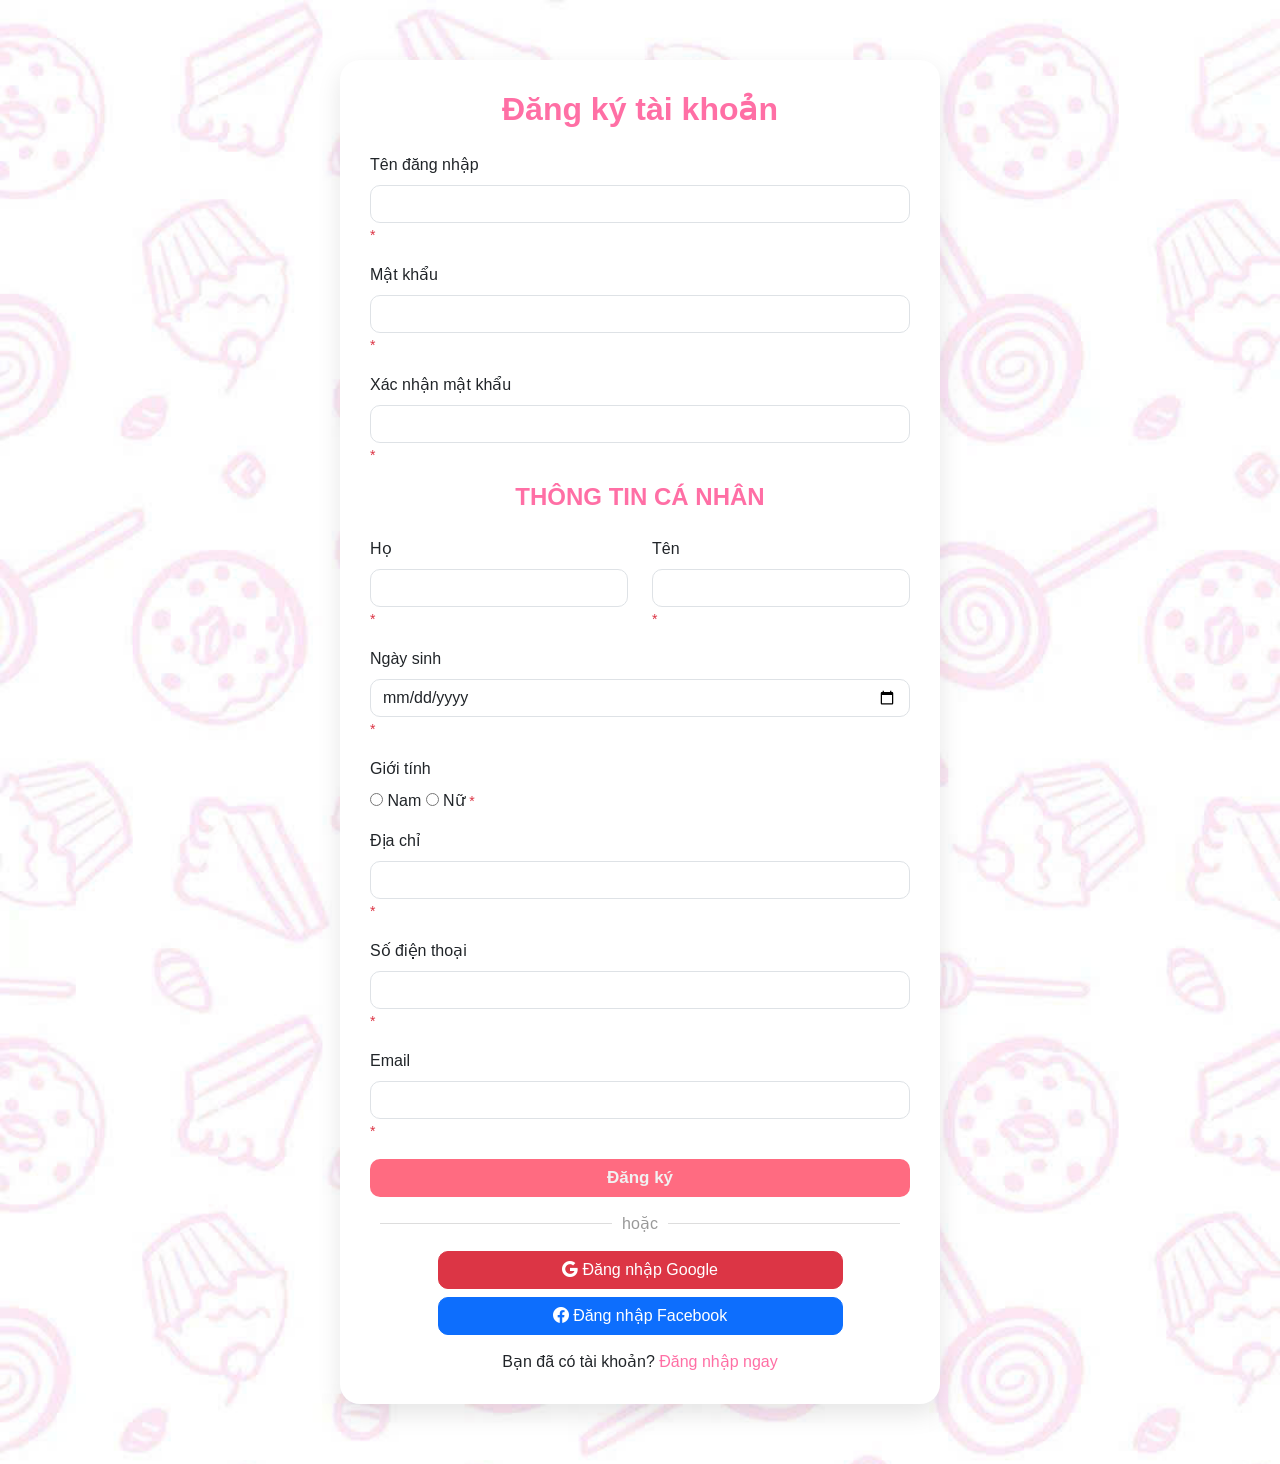
<file: html/register.html>
<!doctype html>
<html lang="vi">
  <head>
    <meta charset="UTF-8" />
    <title>Đăng ký</title>

    <!-- Bootstrap -->
    <link rel="stylesheet" href="../css/bootstrap.min.css" />

    <!-- Icon -->
    <link rel="stylesheet" href="../bsicon/bootstrap-icons.min.css" />

    <link rel="stylesheet" href="../css/register.css" />
  </head>

  <body>
    <div class="register-container">
      <h2 class="title">Đăng ký tài khoản</h2>
      <form id="formRegister">
        <div class="mb-3">
          <label class="form-label">Tên đăng nhập</label>
          <input type="text" id="username" class="form-control" />
          <small id="errUsername" class="text-danger">*</small>
        </div>

        <div class="mb-3">
          <label class="form-label">Mật khẩu</label>
          <input type="password" id="password" class="form-control" />
          <small id="errPassword" class="text-danger">*</small>
        </div>

        <div class="mb-3">
          <label class="form-label">Xác nhận mật khẩu</label>
          <input type="password" id="repassword" class="form-control" />
          <small id="errRepassword" class="text-danger">*</small>
        </div>

        <h4 class="title">THÔNG TIN CÁ NHÂN</h4>
        <div class="row mb-3">
          <div class="col">
            <label class="form-label">Họ</label>
            <input type="text" id="ho" class="form-control"/>
            <small id="errHo" class="text-danger">*</small>
          </div>

          <div class="col">
            <label class="form-label">Tên</label>
            <input type="text" id="ten" class="form-control"/>
            <small id="errTen" class="text-danger">*</small>
          </div>
          </div>

          <div class="mb-3">
            <label class="form-label">Ngày sinh</label>
            <input type="date" id="ngaysinh" class="form-control" />
            <small id="errNgaySinh" class="text-danger">*</small>
          </div>

          <div class="mb-3">
            <label class="form-label d-block">Giới tính</label>
            <input type="radio" name="gender" id="nam" /> Nam
            <input type="radio" name="gender" id="nu" /> Nữ
            <small id="errGender" class="text-danger">*</small>
          </div>

          <div class="mb-3">
            <label class="form-label">Địa chỉ</label>
            <input type="text" id="diachi" class="form-control" />
            <small id="errDiaChi" class="text-danger">*</small>
          </div>

          <div class="mb-3">
            <label class="form-label">Số điện thoại</label>
            <input type="text" id="sdt" class="form-control" />
            <small id="errSDT" class="text-danger">*</small>
          </div>

          <div class="mb-3">
            <label class="form-label">Email</label>
            <input type="email" id="email" class="form-control" />
            <small id="errEmail" class="text-danger">*</small>
          </div>

          <button type="submit" class="btn btn-pink w-100">Đăng ký</button>
      </form>

      <div class="register-divider">hoặc</div>

      <div class="d-grid gap-2">
        <button type="button" id="btnGoogle" class="btn btn-danger social-btn w-75 mx-auto">
          <i class="bi bi-google"></i> Đăng nhập Google
        </button>

        <button type="button" id="btnFacebook" class="btn btn-primary social-btn w-75 mx-auto">
          <i class="bi bi-facebook"></i> Đăng nhập Facebook
        </button>
      </div>

      <div class="extra-link">
        Bạn đã có tài khoản?
        <a href="login.html">Đăng nhập ngay</a>
      </div>
    </div>

    <!--js-->
    <script src="../js/register.js"></script>
  </body>
</html>
</file>
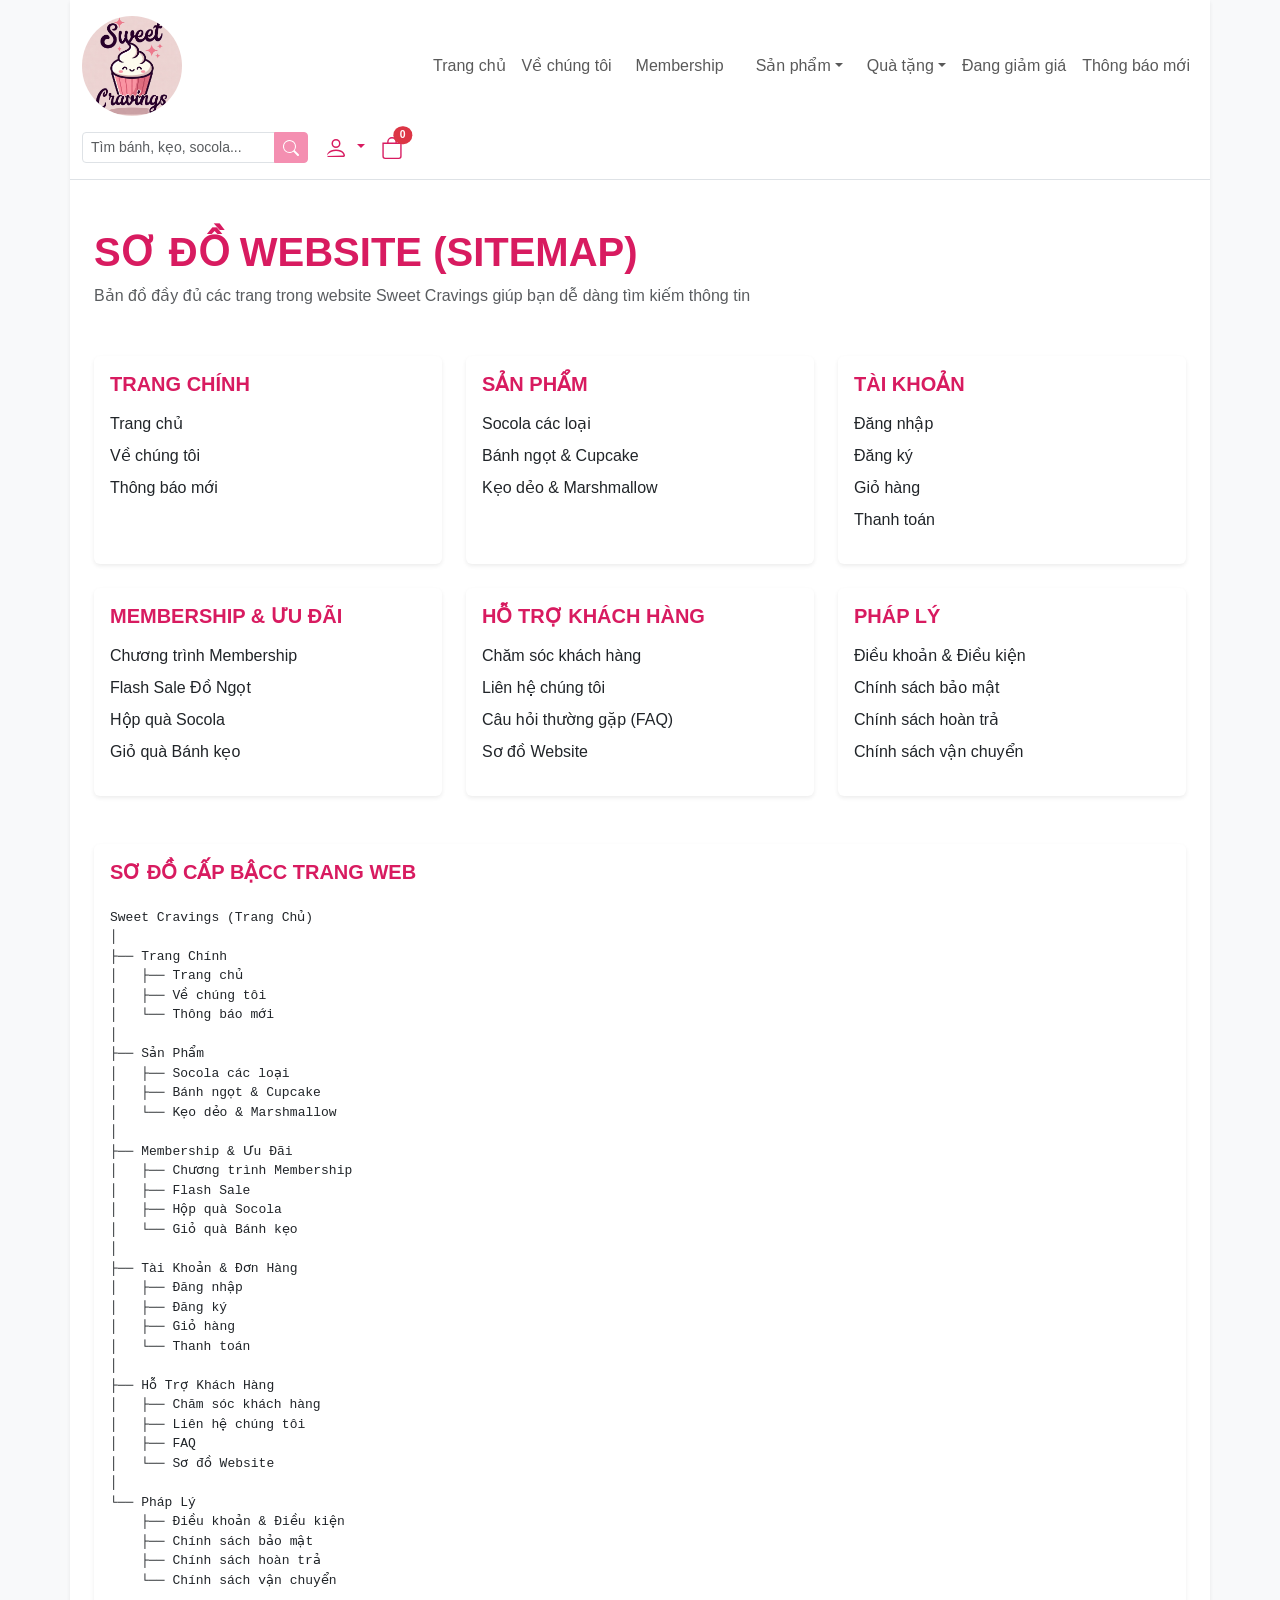
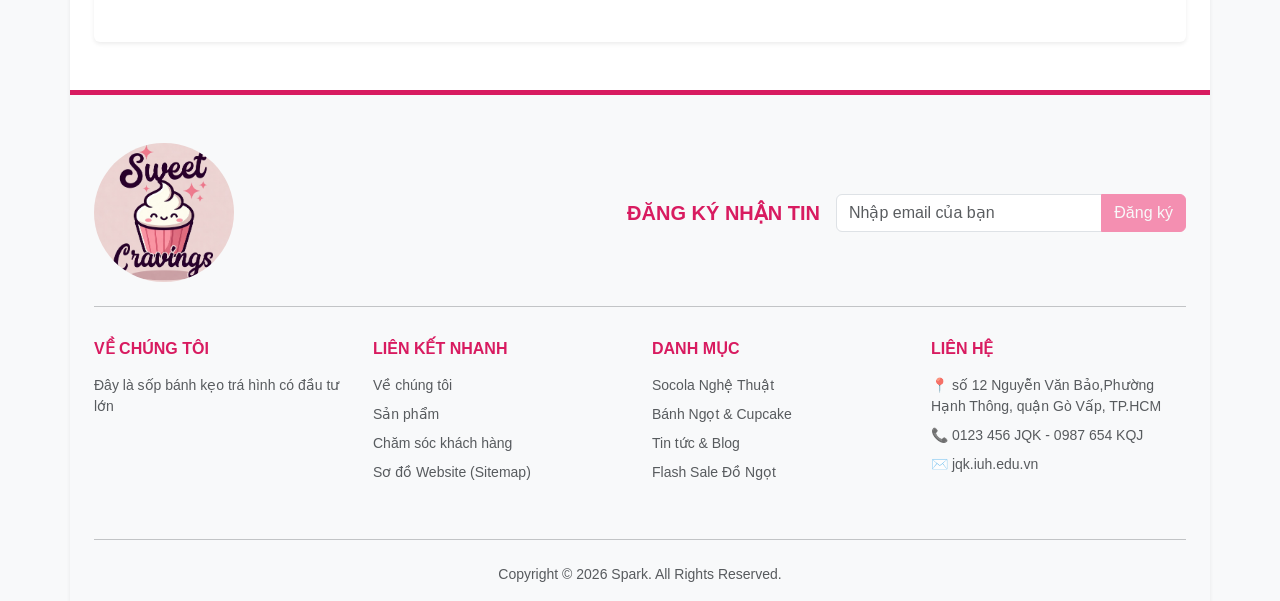
<file: html/sitemap.html>
<!doctype html>
<html lang="vn">
  <head>
    <meta charset="UTF-8" />
    <meta name="viewport" content="width=device-width, initial-scale=1.0" />
    <title>Sơ Đồ Website - Sweet Cravings</title>
    <link href="../css/bootstrap.min.css" rel="stylesheet" />
    <link href="../css/style.css" rel="stylesheet" />
    <script src="../js/bootstrap.bundle.min.js"></script>
  </head>

  <body class="bg-light">
    <div class="container shadow-sm bg-white p-0">
      <header class="py-3 border-bottom">
        <div
          class="container d-flex align-items-center justify-content-between gap-3 flex-wrap"
        >
          <div class="logo">
            <img
              src="../assets/img/logo.jpg"
              alt="Logo"
              class="img-fluid rounded-circle"
              width="100"
            />
          </div>

          <nav class="navbar navbar-expand-lg p-0">
            <button
              class="navbar-toggler"
              type="button"
              data-bs-toggle="collapse"
              data-bs-target="#navbarNavDropdown"
            >
              <span class="navbar-toggler-icon"></span>
            </button>

            <div class="collapse navbar-collapse" id="navbarNavDropdown">
              <ul class="navbar-nav me-auto mb-2 mb-lg-0 fw-medium">
                <li class="nav-item">
                  <a class="nav-link px-2" href="index.html">Trang chủ</a>
                </li>
                <li class="nav-item">
                  <a class="nav-link px-2" href="about.html">Về chúng tôi</a>
                </li>
                <li class="nav-item">
                  <a class="nav-link px-3" href="members-ship.html"
                    >Membership</a
                  >
                </li>
                <li class="nav-item dropdown">
                  <a
                    class="nav-link dropdown-toggle px-3"
                    href="#"
                    data-bs-toggle="dropdown"
                    >Sản phẩm</a
                  >
                  <ul class="dropdown-menu shadow-sm border-0">
                    <li>
                      <a class="dropdown-item" href="products.html#socola"
                        >Socola các loại</a
                      >
                    </li>

                    <li>
                      <a class="dropdown-item" href="products.html#cake"
                        >Bánh ngọt & Cupcake</a
                      >
                    </li>
                    <li>
                      <a class="dropdown-item" href="products.html#keo"
                        >Kẹo dẻo & Marshmallow</a
                      >
                    </li>
                  </ul>
                </li>
                <li class="nav-item dropdown">
                  <a
                    class="nav-link dropdown-toggle px-2"
                    href="#"
                    data-bs-toggle="dropdown"
                    >Quà tặng</a
                  >
                  <ul class="dropdown-menu shadow-sm border-0">
                    <li>
                      <a class="dropdown-item" href="products.html#hopqua"
                        >Hộp quà Socola</a
                      >
                    </li>
                    <li>
                      <a class="dropdown-item" href="products.html#gioqua"
                        >Giỏ quà Bánh kẹo</a
                      >
                    </li>
                  </ul>
                </li>

                <li class="nav-item">
                  <a class="nav-link px-2" href="products.html#khuyenmai"
                    >Đang giảm giá</a
                  >
                </li>
                <li class="nav-item">
                  <a class="nav-link px-2" href="news.html">Thông báo mới</a>
                </li>
              </ul>
            </div>
          </nav>

          <div class="d-flex align-items-center gap-3">
            <form id="searchForm" class="d-none d-md-block">
              <div class="input-group">
                <input
                  id="search-inp"
                  type="text"
                  class="form-control form-control-sm"
                  placeholder="Tìm bánh, kẹo, socola..."
                />
                <button class="btn btn-danger btn-sm" type="submit">
                  <svg
                    xmlns="http://www.w3.org/2000/svg"
                    width="16"
                    height="16"
                    fill="currentColor"
                    viewBox="0 0 16 16"
                  >
                    <path
                      d="M11.742 10.344a6.5 6.5 0 1 0-1.397 1.398h-.001q.044.06.098.115l3.85 3.85a1 1 0 0 0 1.415-1.414l-3.85-3.85a1 1 0 0 0-.115-.1zM12 6.5a5.5 5.5 0 1 1-11 0 5.5 5.5 0 0 1 11 0z"
                    />
                  </svg>
                </button>
              </div>
            </form>

            <div class="dropdown">
              <a
                class="text-danger dropdown-toggle text-decoration-none"
                href="#"
                data-bs-toggle="dropdown"
              >
                <svg
                  xmlns="http://www.w3.org/2000/svg"
                  width="24"
                  height="24"
                  fill="currentColor"
                  viewBox="0 0 16 16"
                >
                  <path
                    d="M8 8a3 3 0 1 0 0-6 3 3 0 0 0 0 6m2-3a2 2 0 1 1-4 0 2 2 0 0 1 4 0m4 8c0 1-1 1-1 1H3s-1 0-1-1 1-4 6-4 6 3 6 4m-1-.004c-.001-.246-.154-.986-.832-1.664C11.516 10.68 10.289 10 8 10s-3.516.68-4.832 1.664C2.154 12.333 2.001 13.078 2 13.324z"
                  />
                </svg>
              </a>
              <ul class="dropdown-menu dropdown-menu-end shadow-sm border-0">
                <li>
                  <a class="dropdown-item" href="login.html">Đăng nhập</a>
                </li>
                <li>
                  <a class="dropdown-item" href="register.html">Đăng ký</a>
                </li>
              </ul>
            </div>

            <!--  GIỎ HÀNG -->
            <a
              class="text-danger position-relative text-decoration-none"
              href="cart.html"
            >
              <svg
                xmlns="http://www.w3.org/2000/svg"
                width="22"
                height="22"
                fill="currentColor"
                viewBox="0 0 16 16"
              >
                <path
                  d="M8 1a2.5 2.5 0 0 1 2.5 2.5V4h-5v-.5A2.5 2.5 0 0 1 8 1m3.5 3v-.5a3.5 3.5 0 1 0-7 0V4H1v10a2 2 0 0 0 2 2h10a2 2 0 0 0 2-2V4zM2 5h12v9a1 1 0 0 1-1 1H3a1 1 0 0 1-1-1z"
                />
              </svg>
              <span
                id="cart-count"
                class="position-absolute top-0 start-100 translate-middle badge rounded-pill bg-danger"
                style="font-size: 0.65rem"
                >0</span
              >
            </a>
          </div>
        </div>
      </header>

      <section class="container mt-5 mb-5 px-4">
        <div class="row">
          <div class="col-12">
            <h1 class="fw-bold mb-2" style="color: #d81b60">
              <i class="bi bi-diagram-3"></i> SƠ ĐỒ WEBSITE (SITEMAP)
            </h1>
            <p class="text-muted mb-5">
              Bản đồ đầy đủ các trang trong website Sweet Cravings giúp bạn dễ
              dàng tìm kiếm thông tin
            </p>
          </div>
        </div>

        <div class="row g-4">
          <!-- Trang Chính -->
          <div class="col-md-6 col-lg-4">
            <div class="card border-0 shadow-sm h-100">
              <div class="card-body">
                <h5 class="card-title fw-bold mb-3" style="color: #d81b60">
                  <i class="bi bi-house-door"></i> TRANG CHÍNH
                </h5>
                <ul class="list-unstyled">
                  <li class="mb-2">
                    <a href="index.html" class="text-decoration-none text-dark">
                      <i class="bi bi-chevron-right text-danger"></i> Trang chủ
                    </a>
                  </li>
                  <li class="mb-2">
                    <a href="about.html" class="text-decoration-none text-dark">
                      <i class="bi bi-chevron-right text-danger"></i> Về chúng
                      tôi
                    </a>
                  </li>
                  <li class="mb-2">
                    <a href="news.html" class="text-decoration-none text-dark">
                      <i class="bi bi-chevron-right text-danger"></i> Thông báo
                      mới
                    </a>
                  </li>
                </ul>
              </div>
            </div>
          </div>

          <!-- Sản Phẩm -->
          <div class="col-md-6 col-lg-4">
            <div class="card border-0 shadow-sm h-100">
              <div class="card-body">
                <h5 class="card-title fw-bold mb-3" style="color: #d81b60">
                  <i class="bi bi-bag-check"></i> SẢN PHẨM
                </h5>
                <ul class="list-unstyled">
                  <li class="mb-2">
                    <a
                      href="products.html#socola"
                      class="text-decoration-none text-dark"
                    >
                      <i class="bi bi-chevron-right text-danger"></i> Socola các
                      loại
                    </a>
                  </li>
                  <li class="mb-2">
                    <a
                      href="products.html#cake"
                      class="text-decoration-none text-dark"
                    >
                      <i class="bi bi-chevron-right text-danger"></i> Bánh ngọt
                      & Cupcake
                    </a>
                  </li>
                  <li class="mb-2">
                    <a
                      href="products.html#keo"
                      class="text-decoration-none text-dark"
                    >
                      <i class="bi bi-chevron-right text-danger"></i> Kẹo dẻo &
                      Marshmallow
                    </a>
                  </li>
                </ul>
              </div>
            </div>
          </div>

          <!-- Tài Khoản & Đơn Hàng -->
          <div class="col-md-6 col-lg-4">
            <div class="card border-0 shadow-sm h-100">
              <div class="card-body">
                <h5 class="card-title fw-bold mb-3" style="color: #d81b60">
                  <i class="bi bi-person-circle"></i> TÀI KHOẢN
                </h5>
                <ul class="list-unstyled">
                  <li class="mb-2">
                    <a href="login.html" class="text-decoration-none text-dark">
                      <i class="bi bi-chevron-right text-danger"></i> Đăng nhập
                    </a>
                  </li>
                  <li class="mb-2">
                    <a
                      href="register.html"
                      class="text-decoration-none text-dark"
                    >
                      <i class="bi bi-chevron-right text-danger"></i> Đăng ký
                    </a>
                  </li>
                  <li class="mb-2">
                    <a href="cart.html" class="text-decoration-none text-dark">
                      <i class="bi bi-chevron-right text-danger"></i> Giỏ hàng
                    </a>
                  </li>
                  <li class="mb-2">
                    <a href="pay.html" class="text-decoration-none text-dark">
                      <i class="bi bi-chevron-right text-danger"></i> Thanh toán
                    </a>
                  </li>
                </ul>
              </div>
            </div>
          </div>

          <!-- Membership & Ưu Đãi -->
          <div class="col-md-6 col-lg-4">
            <div class="card border-0 shadow-sm h-100">
              <div class="card-body">
                <h5 class="card-title fw-bold mb-3" style="color: #d81b60">
                  <i class="bi bi-gift"></i> MEMBERSHIP & ƯU ĐÃI
                </h5>
                <ul class="list-unstyled">
                  <li class="mb-2">
                    <a
                      href="members-ship.html"
                      class="text-decoration-none text-dark"
                    >
                      <i class="bi bi-chevron-right text-danger"></i> Chương
                      trình Membership
                    </a>
                  </li>
                  <li class="mb-2">
                    <a
                      href="products.html"
                      class="text-decoration-none text-dark"
                    >
                      <i class="bi bi-chevron-right text-danger"></i> Flash Sale
                      Đồ Ngọt
                    </a>
                  </li>
                  <li class="mb-2">
                    <a
                      href="products.html"
                      class="text-decoration-none text-dark"
                    >
                      <i class="bi bi-chevron-right text-danger"></i> Hộp quà
                      Socola
                    </a>
                  </li>
                  <li class="mb-2">
                    <a
                      href="products.html"
                      class="text-decoration-none text-dark"
                    >
                      <i class="bi bi-chevron-right text-danger"></i> Giỏ quà
                      Bánh kẹo
                    </a>
                  </li>
                </ul>
              </div>
            </div>
          </div>

          <!-- Hỗ Trợ Khách Hàng -->
          <div class="col-md-6 col-lg-4">
            <div class="card border-0 shadow-sm h-100">
              <div class="card-body">
                <h5 class="card-title fw-bold mb-3" style="color: #d81b60">
                  <i class="bi bi-headset"></i> HỖ TRỢ KHÁCH HÀNG
                </h5>
                <ul class="list-unstyled">
                  <li class="mb-2">
                    <a
                      href="info-customer.html"
                      class="text-decoration-none text-dark"
                    >
                      <i class="bi bi-chevron-right text-danger"></i> Chăm sóc
                      khách hàng
                    </a>
                  </li>
                  <li class="mb-2">
                    <a
                      href="contact.html"
                      class="text-decoration-none text-dark"
                    >
                      <i class="bi bi-chevron-right text-danger"></i> Liên hệ
                      chúng tôi
                    </a>
                  </li>
                  <li class="mb-2">
                    <a href="#" class="text-decoration-none text-dark">
                      <i class="bi bi-chevron-right text-danger"></i> Câu hỏi
                      thường gặp (FAQ)
                    </a>
                  </li>
                  <li class="mb-2">
                    <a
                      href="sitemap.html"
                      class="text-decoration-none text-dark"
                    >
                      <i class="bi bi-chevron-right text-danger"></i> Sơ đồ
                      Website
                    </a>
                  </li>
                </ul>
              </div>
            </div>
          </div>

          <!-- Pháp Lý -->
          <div class="col-md-6 col-lg-4">
            <div class="card border-0 shadow-sm h-100">
              <div class="card-body">
                <h5 class="card-title fw-bold mb-3" style="color: #d81b60">
                  <i class="bi bi-file-text"></i> PHÁP LÝ
                </h5>
                <ul class="list-unstyled">
                  <li class="mb-2">
                    <a href="#" class="text-decoration-none text-dark">
                      <i class="bi bi-chevron-right text-danger"></i> Điều khoản
                      & Điều kiện
                    </a>
                  </li>
                  <li class="mb-2">
                    <a href="#" class="text-decoration-none text-dark">
                      <i class="bi bi-chevron-right text-danger"></i> Chính sách
                      bảo mật
                    </a>
                  </li>
                  <li class="mb-2">
                    <a href="#" class="text-decoration-none text-dark">
                      <i class="bi bi-chevron-right text-danger"></i> Chính sách
                      hoàn trả
                    </a>
                  </li>
                  <li class="mb-2">
                    <a href="#" class="text-decoration-none text-dark">
                      <i class="bi bi-chevron-right text-danger"></i> Chính sách
                      vận chuyển
                    </a>
                  </li>
                </ul>
              </div>
            </div>
          </div>
        </div>

        <!-- Biểu đồ tổng thể -->
        <div class="row mt-5">
          <div class="col-12">
            <div class="card border-0 shadow-sm">
              <div class="card-body">
                <h5 class="card-title fw-bold mb-4" style="color: #d81b60">
                  <i class="bi bi-diagram-2"></i> SƠ ĐỒ CẤP BẬCC TRANG WEB
                </h5>
                <div class="text-center">
                  <pre
                    class="text-start"
                    style="font-size: 13px; overflow-x: auto"
                  >
Sweet Cravings (Trang Chủ)
│
├── Trang Chính
│   ├── Trang chủ
│   ├── Về chúng tôi
│   └── Thông báo mới
│
├── Sản Phẩm
│   ├── Socola các loại
│   ├── Bánh ngọt & Cupcake
│   └── Kẹo dẻo & Marshmallow
│
├── Membership & Ưu Đãi
│   ├── Chương trình Membership
│   ├── Flash Sale
│   ├── Hộp quà Socola
│   └── Giỏ quà Bánh kẹo
│
├── Tài Khoản & Đơn Hàng
│   ├── Đăng nhập
│   ├── Đăng ký
│   ├── Giỏ hàng
│   └── Thanh toán
│
├── Hỗ Trợ Khách Hàng
│   ├── Chăm sóc khách hàng
│   ├── Liên hệ chúng tôi
│   ├── FAQ
│   └── Sơ đồ Website
│
└── Pháp Lý
    ├── Điều khoản & Điều kiện
    ├── Chính sách bảo mật
    ├── Chính sách hoàn trả
    └── Chính sách vận chuyển
                  </pre>
                </div>
              </div>
            </div>
          </div>
        </div>
      </section>

      <footer
        class="mt-5 pt-5 pb-3 bg-light"
        style="border-top: solid 5px #d81b60"
      >
        <div class="container px-4">
          <div class="row align-items-center mb-4">
            <div class="col-md-4 text-center text-md-start mb-3 mb-md-0">
              <img
                src="../assets/img/logo.jpg"
                width="140"
                alt="Sweet Cravings Logo"
                class="rounded-circle"
              />
            </div>
            <div class="col-md-8">
              <div
                class="d-flex flex-column flex-md-row align-items-md-center justify-content-md-end gap-3"
              >
                <h5 class="m-0 fw-bold" style="color: #d81b60">
                  ĐĂNG KÝ NHẬN TIN
                </h5>
                <div class="input-group" style="max-width: 350px">
                  <input
                    type="email"
                    class="form-control"
                    placeholder="Nhập email của bạn"
                  />
                  <button class="btn btn-danger text-light">Đăng ký</button>
                </div>
              </div>
            </div>
          </div>

          <hr />

          <div class="row pt-3">
            <div class="col-md-3 mb-4">
              <h6 class="fw-bold mb-3" style="color: #d81b60">VỀ CHÚNG TÔI</h6>
              <p class="small text-muted">
                Đây là sốp bánh kẹo trá hình có đầu tư lớn
              </p>
            </div>

            <div class="col-md-3 mb-4">
              <h6 class="fw-bold mb-3" style="color: #d81b60">
                LIÊN KẾT NHANH
              </h6>
              <ul class="list-unstyled small custom-link-list">
                <li class="mb-2">
                  <a href="about.html" class="text-decoration-none text-muted"
                    >Về chúng tôi</a
                  >
                </li>
                <li class="mb-2">
                  <a
                    href="products.html"
                    class="text-decoration-none text-muted"
                    >Sản phẩm</a
                  >
                </li>
                <li class="mb-2">
                  <a
                    href="#"
                    data-bs-toggle="modal"
                    data-bs-target="#rickRollModal"
                    class="text-decoration-none text-muted"
                    >Chăm sóc khách hàng</a
                  >
                </li>
                <li class="mb-2">
                  <a href="sitemap.html" class="text-decoration-none text-muted"
                    >Sơ đồ Website (Sitemap)</a
                  >
                </li>
              </ul>
            </div>

            <div class="col-md-3 mb-4">
              <h6 class="fw-bold mb-3" style="color: #d81b60">DANH MỤC</h6>
              <ul class="list-unstyled small custom-link-list">
                <li class="mb-2">
                  <a
                    href="products.html#socola"
                    class="text-decoration-none text-muted"
                    >Socola Nghệ Thuật</a
                  >
                </li>
                <li class="mb-2">
                  <a
                    href="products.html#cake"
                    class="text-decoration-none text-muted"
                    >Bánh Ngọt & Cupcake</a
                  >
                </li>
                <li class="mb-2">
                  <a href="news.html" class="text-decoration-none text-muted"
                    >Tin tức & Blog</a
                  >
                </li>
                <li class="mb-2">
                  <a
                    href="products.html#khuyenmai"
                    class="text-decoration-none text-muted"
                    >Flash Sale Đồ Ngọt</a
                  >
                </li>
              </ul>
            </div>

            <div class="col-md-3 mb-4 small text-muted">
              <h6 class="fw-bold mb-3" style="color: #d81b60">LIÊN HỆ</h6>
              <p class="mb-2">
                📍 số 12 Nguyễn Văn Bảo,Phường Hạnh Thông, quận Gò Vấp, TP.HCM
              </p>
              <p class="mb-2">📞 0123 456 JQK - 0987 654 KQJ</p>
              <p class="mb-2">✉️ jqk.iuh.edu.vn</p>
            </div>
          </div>

          <hr />

          <div class="text-center small text-muted pt-2">
            <p class="mb-0">Copyright © 2026 Spark. All Rights Reserved.</p>
          </div>
        </div>
      </footer>
    </div>
    <!-- chăm sóc khách hàng -->
    <div class="modal fade" id="rickRollModal" tabindex="-1" aria-hidden="true">
      <div class="modal-dialog modal-dialog-centered">
        <div class="modal-content border-danger" style="border-width: 3px">
          <div class="modal-header">
            <h5 class="modal-title fw-bold text-danger">
              📢 THÔNG BÁO TỪ TỔNG ĐÀI
            </h5>
            <button
              type="button"
              class="btn-close"
              data-bs-dismiss="modal"
              aria-label="Close"
            ></button>
          </div>
          <div class="modal-body text-center p-4">
            <img
              src="../assets/img/customerservice.png"
              class="img-fluid rounded shadow-sm mb-3"
              alt="Please wait"
            />

            <h5 class="fw-bold text-secondary">Hệ thống đang bận...</h5>
            <p class="text-muted small">
              Vui lòng chờ trong khi chuyên viên của chúng tôi đang đi mua bánh
              kẹo. Xin cảm ơn!
            </p>

            <div class="progress mt-3" style="height: 10px">
              <div
                class="progress-bar progress-bar-striped progress-bar-animated bg-info"
                role="progressbar"
                style="width: 99%"
              ></div>
            </div>
            <small class="text-muted mt-2 d-block">Đang tải... 99%</small>
          </div>
          <div class="modal-footer">
            <button
              type="button"
              class="btn btn-danger text-white w-100"
              data-bs-dismiss="modal"
            >
              Đã hiểu
            </button>
          </div>
        </div>
      </div>
    </div>

    <script src="../js/main.js"></script>
  </body>
</html>
</file>
<file: css/style.css>
/* ================================================================== */
/* INDEX */
/* INDEX NÀY DÙNG CHUNG CHO NHỮNG TRANG LIÊN QUAN */
body {
  font-family: "Roboto", sans-serif;
}

.navbar-nav .nav-link {
  transition: color 0.3s ease;
}

.navbar-nav .nav-link:hover {
  color: #d81b60 !important;
}

.feature-box {
  transition:
    transform 0.3s ease,
    box-shadow 0.3s ease;
  cursor: default;
}

.feature-box:hover {
  transform: translateY(-5px);
  box-shadow: 0 0.5rem 1rem rgba(0, 0, 0, 0.15) !important;
  border-color: #d81b60 !important;
}

.custom-link-list a:hover {
  color: #d81b60 !important;
  text-decoration: underline !important;
}

.btn-danger {
  background-color: #f48fb1;
  border-color: #f48fb1;
}

.btn-danger:hover {
  background-color: #d81b60;
  border-color: #d81b60;
  color: white;
}

header .text-danger {
  color: #d81b60 !important;
  transition: color 0.3s ease;
}

header .text-danger:hover {
  color: #d81b60 !important;
}

.dropdown-menu {
  animation: fadeIn 0.3s ease;
}

@keyframes fadeIn {
  from {
    opacity: 0;
    transform: translateY(10px);
  }
  to {
    opacity: 1;
    transform: translateY(0);
  }
}
/* =========================================================================== */
/* MEMBERSHIP */
.membership-hero {
  background: linear-gradient(135deg, #fff0f6, #ffe3ec);
  border-radius: 20px;
}

.membership-title {
  color: #d81b60;
}

.membership-subtitle {
  color: #6c757d;
}

.benefit-card,
.tier-card,
.form-box,
.member-card-demo,
.faq-box {
  border-radius: 18px;
  border: 1px solid #f3d3df;
  box-shadow: 0 4px 16px rgba(0, 0, 0, 0.06);
}

.benefit-icon,
.tier-icon {
  font-size: 2rem;
}

.tier-card.active {
  border: 2px solid #d81b60;
  /* transform: translateY(-4px); */
}

.tier-badge {
  background-color: #d81b60;
  color: white;
  font-size: 12px;
  border-radius: 999px;
  padding: 6px 12px;
}

.btn-sweet {
  background-color: #d81b60;
  color: white;
  border: none;
}

.btn-sweet:hover {
  background-color: #c2185b;
  color: white;
}

.text-sweet {
  color: #d81b60;
}

.member-card-demo {
  background: linear-gradient(135deg, #d81b60, #f06292);
  color: white;
  min-height: 220px;
}

.member-chip {
  width: 48px;
  height: 36px;
  background: linear-gradient(135deg, #f8d7a4, #d4a373);
  border-radius: 8px;
}

.perk-list li {
  margin-bottom: 10px;
}

.faq-box .accordion-button:not(.collapsed) {
  background-color: #fff0f6;
  color: #d81b60;
  box-shadow: none;
}

.faq-box .accordion-button:focus {
  box-shadow: none;
  /* border-color: #f3d3df; */
}
/* =========================================================================== */
/* PRODUCTS */
#title_product {
  font-family: Cambria, Cochin, Georgia, Times, "Times New Roman", serif;
  font-weight: bolder;
  color: #c2185b;
  background-color: #f3d3df;
}
#title_qua {
  font-family: Cambria, Cochin, Georgia, Times, "Times New Roman", serif;
  font-weight: bolder;
  color: #c2185b;
  background-color: #f3d3df;
}
section .card_sp {
  margin-bottom: 5px;
}
section .hinh_sp {
  overflow: hidden;
  border-radius: 10px;
  transition: all 0.4s ease;
}
section .hinh_sp:hover {
  transform: translateY(-10px);
  outline: 2px solid #c2185b;
  outline-offset: 10px;
}
section .hinh_sp img {
  width: 100%;
  height: 200px;
  object-fit: cover;
  transition: transform 0.4s ease;
}
section .hinh_sp:hover img {
  transform: scale(1.08);
}
section .khung_card {
  background-color: #f5e5ef;
}
section .khung_card h5 {
  min-height: 80px;
}
section .khung_card .dat {
  width: 100%;
  height: 35px;
  margin-top: 8px;
  color: #f3d3df;
  border-radius: 5px;
  background: linear-gradient(to right, #c60d4a, #e13b7d, #c60d4a);
}
section .khung_card .them {
  width: 100%;
  height: 35px;
  margin-top: 8px;
  color: #efc8d6;
  border-radius: 5px;
  background: linear-gradient(to right, #c60d4a, #e13b7d, #c60d4a);
}
section .khung_card .them:hover {
  color: yellow;
  background: linear-gradient(to right, #ec4289, #e177a3, #ec4289);
}
section .khung_card .dat:hover {
  color: yellow;
  background: linear-gradient(to right, #cb0530, #df4b7a, #cb0530);
}
/* ================= ABOUT ================= */
.about-page {
  background: linear-gradient(135deg, #fff0f5, #ffe4ec);
}

/* box chính */
.about-page .container.shadow-sm {
  border-radius: 25px;
  overflow: hidden;
}

/* section */
.about-page .about-section {
  background: rgba(255, 255, 255, 0.9);
  backdrop-filter: blur(8px);
  border-radius: 20px;
  padding: 40px;
  box-shadow: 0 10px 30px rgba(255, 77, 141, 0.15);
}

/* title */
.about-page h2 {
  color: #ff4d8d;
  font-size: 32px;
  position: relative;
}

.about-page h2::after {
  content: "";
  width: 70px;
  height: 4px;
  background: #ff4d8d;
  display: block;
  margin: 10px auto;
  border-radius: 10px;
}

/* text */
.about-page p {
  line-height: 1.8;
  color: #555;
}

/* team */
.about-page h4 {
  color: #ff4d8d;
  margin-top: 40px;
}

/* card */
.about-page .team-card {
  border-radius: 18px;
  transition: 0.3s;
  background: white;
  position: relative;
  overflow: hidden;
}

.about-page .team-card:hover {
  transform: translateY(-8px);
  box-shadow: 0 15px 30px rgba(255, 77, 141, 0.25);
}

.about-page .team-card::before {
  content: "";
  position: absolute;
  width: 100%;
  height: 100%;
  background: linear-gradient(
    120deg,
    transparent,
    rgba(255, 77, 141, 0.15),
    transparent
  );
  opacity: 0;
  transition: 0.3s;
}

.about-page .team-card:hover::before {
  opacity: 1;
}

/* avatar */
.about-page .team-card img {
  border: 4px solid #ffe4ec;
  transition: 0.3s;
}

.about-page .team-card:hover img {
  border-color: #ff4d8d;
  transform: scale(1.05);
}
/* ===== ABOUT BOX ===== */
.about-page .about-box {
  background: white;
  border-radius: 18px;
  transition: 0.3s;
  box-shadow: 0 5px 20px rgba(255, 77, 141, 0.1);
  position: relative;
  overflow: hidden;
}

.about-page .about-box:hover {
  transform: translateY(-8px);
  box-shadow: 0 15px 30px rgba(255, 77, 141, 0.25);
}

/* icon */
.about-page .about-icon {
  font-size: 30px;
  background: linear-gradient(135deg, #ff4d8d, #ff80ab);
  color: white;
  width: 60px;
  height: 60px;
  line-height: 60px;
  margin: auto;
  border-radius: 50%;
}
.card:hover .hover-overlay {
  opacity: 1 !important;
}
</file>
<file: css/login.css>
body {
    background-image: url(../assets/img/background2.jpg);
    background-repeat: no-repeat;
    background-size: cover;
    font-family: 'Arial', sans-serif;
}

.login-box {
    max-width: 500px;
    margin: 60px auto;
    background: #fff;
    padding: 30px;
    border-radius: 20px;
    box-shadow: 0 10px 25px rgba(0,0,0,0.1);
}

.login-title {
    text-align: center;
    font-weight: bold;
    font-size: 26px;
    color: #ff6b81;
    margin-bottom: 10px;
}

.login-sub {
    text-align: center;
    color: #888;
    margin-bottom: 20px;
}

.form-control {
    border-radius: 12px;
    padding: 12px;
}

.form-control:focus {
    border-color: #ff85a2;
    box-shadow: 0 0 5px rgba(255,133,162,0.5);
}

.btn-login {
    background: #ff6b81;
    color: white;
    border-radius: 30px;
    padding: 12px;
    font-size: 20px;
    font-weight: bold;
}

.btn-login:hover {
    background: #ff4d6d;
}

.social-btn {
    border-radius: 30px;
    padding: 10px;
    font-weight: 500;
}

.btn-google {
    background: #ea4335;
    color: white;
        }

.btn-facebook {
    background: #3b5998;
    color: white;
        }

.login-divider {
    display: flex;
    align-items: center;
    margin: 20px 0;
    color: #aaa;
}

.login-divider::before,
.login-divider::after {
    content: "";
    width: 25%;
    height: 1px;
    background: #ddd;
    margin: 0 15px;
}

.extra-link {
    text-align: center;
    margin-top: 15px;
}

.extra-link a {
    color: #ff6b81;
    text-decoration: none;
}

.extra-link a:hover {
    text-decoration: underline;
}
</file>
<file: css/news.css>
.TinTuc {
    color: #d81b60; 
    font-weight: bold;
    margin-bottom: 20px;
}
.card {
    border: 1px solid #fce4ec !important; 
    border-radius: 12px !important; 
    transition: all 0.3s ease; 
    height: auto; 
    min-height: 180px; 
    background-color: #fefefe;
    overflow: hidden;
}
.card:hover {
    box-shadow: 0 10px 20px rgba(216, 27, 96, 0.1); 
    border-color: #d81b60 !important; 
    transform: translateY(-5px); 
}
.card h6 {
    font-size: 13px;
    color: #d81b60; 
    background: #fce4ec; 
    display: inline-block;
    padding: 4px 12px;
    border-radius: 20px;
    font-weight: 500;
}
.card-news-link h4 {
    font-size: 19px;
    font-weight: 700;
    line-height: 1.4;
    color: #333; 
    transition: color 0.2s;
    margin-bottom: 10px;
}
.card-news-link:hover h4 {
    color: #d81b60 !important; 
}
.card-news-link {
    display: block;
    overflow: hidden; 
    border-radius: 8px; 
}
.card-news-link img {
    transition: transform 0.5s ease, filter 0.3s ease; 
    display: block;
    width: 100%;
}
.card:hover .card-news-link img {
    transform: scale(1.1);
    filter: brightness(1.1); 
}
section h3 {
    font-size: 40px;
}
.accordion-item {
    border: 1px solid #dee2e6;
    border-radius: 10px !important;
}

.accordion-button:not(.collapsed) {
    background-color: #fce4ec !important; 
    color: #d81b60 !important;
    box-shadow: none;
}
.accordion-button::after {
    filter: invert(21%) sepia(91%) saturate(2815%) hue-rotate(326deg) brightness(91%) contrast(97%);
}
.accordion-button:hover {
    background-color: #fff5f8;
    color: #d81b60;
}
.tag-cloud a {
    transition: all 0.3s ease;
    border-color: #d81b60 !important;
    color: #d81b60 !important;
}

.tag-cloud a:hover {
    background-color: #d81b60 !important;
    color: #fff !important;
    transform: translateY(-2px);
}
.accordion-body ul li a {
    transition: all 0.3s ease; 
    display: block; 
    color: #212529; 
    text-decoration: none;
}

.accordion-body ul li a:hover {
    color: #d81b60 !important; 
    padding-left: 8px; 
    background-color: #fff5f8; 
}

.accordion-body a p {
    transition: color 0.3s ease;
}

.accordion-body a:hover p {
    color: #d81b60 !important;
}
</file>
<file: css/pay.css>
body {
    background-image: url(../assets/img/background.jpg);
    background-repeat: no-repeat;
    background-size: cover;
    font-family: 'Segoe UI', sans-serif;
}

/* HEADER */
.header {
    background: #ff6b81;
    color: white;
    padding: 15px;
    text-align: center;
    font-weight: bold;
    font-size: 20px;
}

/* CARD */
.card-custom {
    background: white;
    border-radius: 15px;
    padding: 35px;
    margin: 10px;
}

.title {
    color: #fa4f69;
    font-weight: 600;
    font-size: 17px;
}

#tong{
    color: #fa4f69;
    font-weight: 600;
    font-size: 20px;
}

.small-text {
    color: gray;
    font-size: 14px;
}

.product-img {
    width: 70px;
    border-radius: 10px;
}

/* BOTTOM BAR */
.bottom-bar {
    position: fixed;
    bottom: 0;
    left: 0;
    right: 0;
    background: white;
    padding: 30px;
    border-top: 1px solid #ddd;
    font-size: 25px;
}

.btn-main {
    background: #ff6b81;
    color: white;
    border-radius: 10px;
    font-size: 20px;
}

/* MODAL BOTTOM */
.modal-dialog-bottom {
    position: fixed;
    bottom: 0;
    margin: 0;
    width: 100%;
    max-width: 100%;
}

.modal-content {
    border-radius: 15px 15px 0 0;
}
</file>
<file: css/register.css>
body {
    background-image: url(../assets/img/background2.jpg);
    background-repeat: no-repeat;
    background-size: cover;
    font-family: 'Arial', sans-serif;
}

.register-container {
    max-width: 600px;
    margin: 60px auto;
    background: white;
    padding: 30px;
    border-radius: 20px;
    box-shadow: 0 10px 25px rgba(0,0,0,0.1);
}

.title {
    text-align: center;
    font-weight: bold;
    color: #ff6fa5;
    margin-bottom: 25px;
}

.form-label {
    font-weight: 500;
}

.form-control {
    border-radius: 10px;
}

.btn-pink {
    background-color: #ff6b81;
    color: #f1f1f1;
    border: none;
    border-radius: 10px;
    font-weight: 600;
    font-size: 17px;
}

.btn-pink:hover {
    background-color: #ff4f8b;
}

.social-btn {
    border-radius: 10px;
    font-weight: 500;
}

.register-divider {
    display: flex;
    align-items: center;
    margin: 15px 0;
    color: #999;
}

.register-divider::before,
.register-divider::after {
    content: "";
    flex: 1;
    height: 1px;
    background: #ddd;
    margin: 0 10px;
}

.extra-link {
    text-align: center;
    margin-top: 15px;
}

.extra-link a {
    color: #ff6fa5;
    font-weight: 500;
    text-decoration: none;
}

.extra-link a:hover {
    text-decoration: underline;
}
</file>
